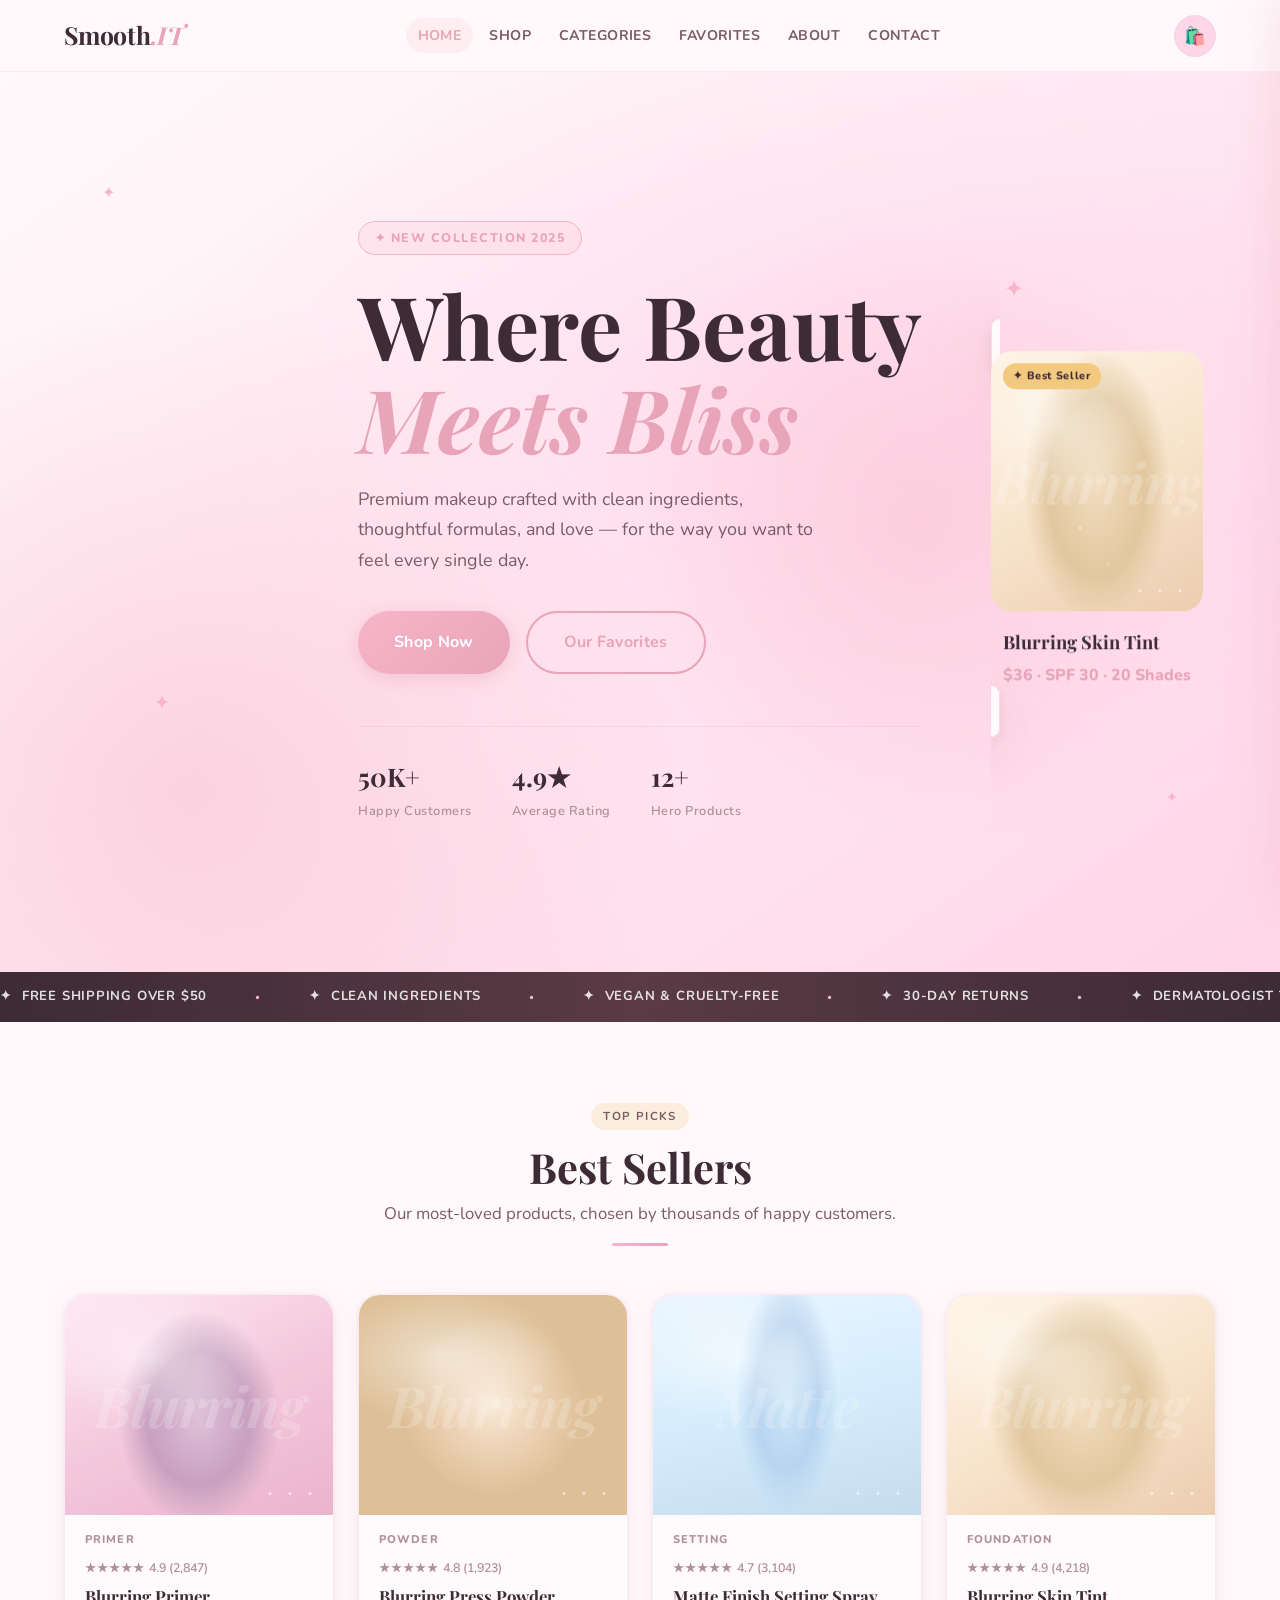
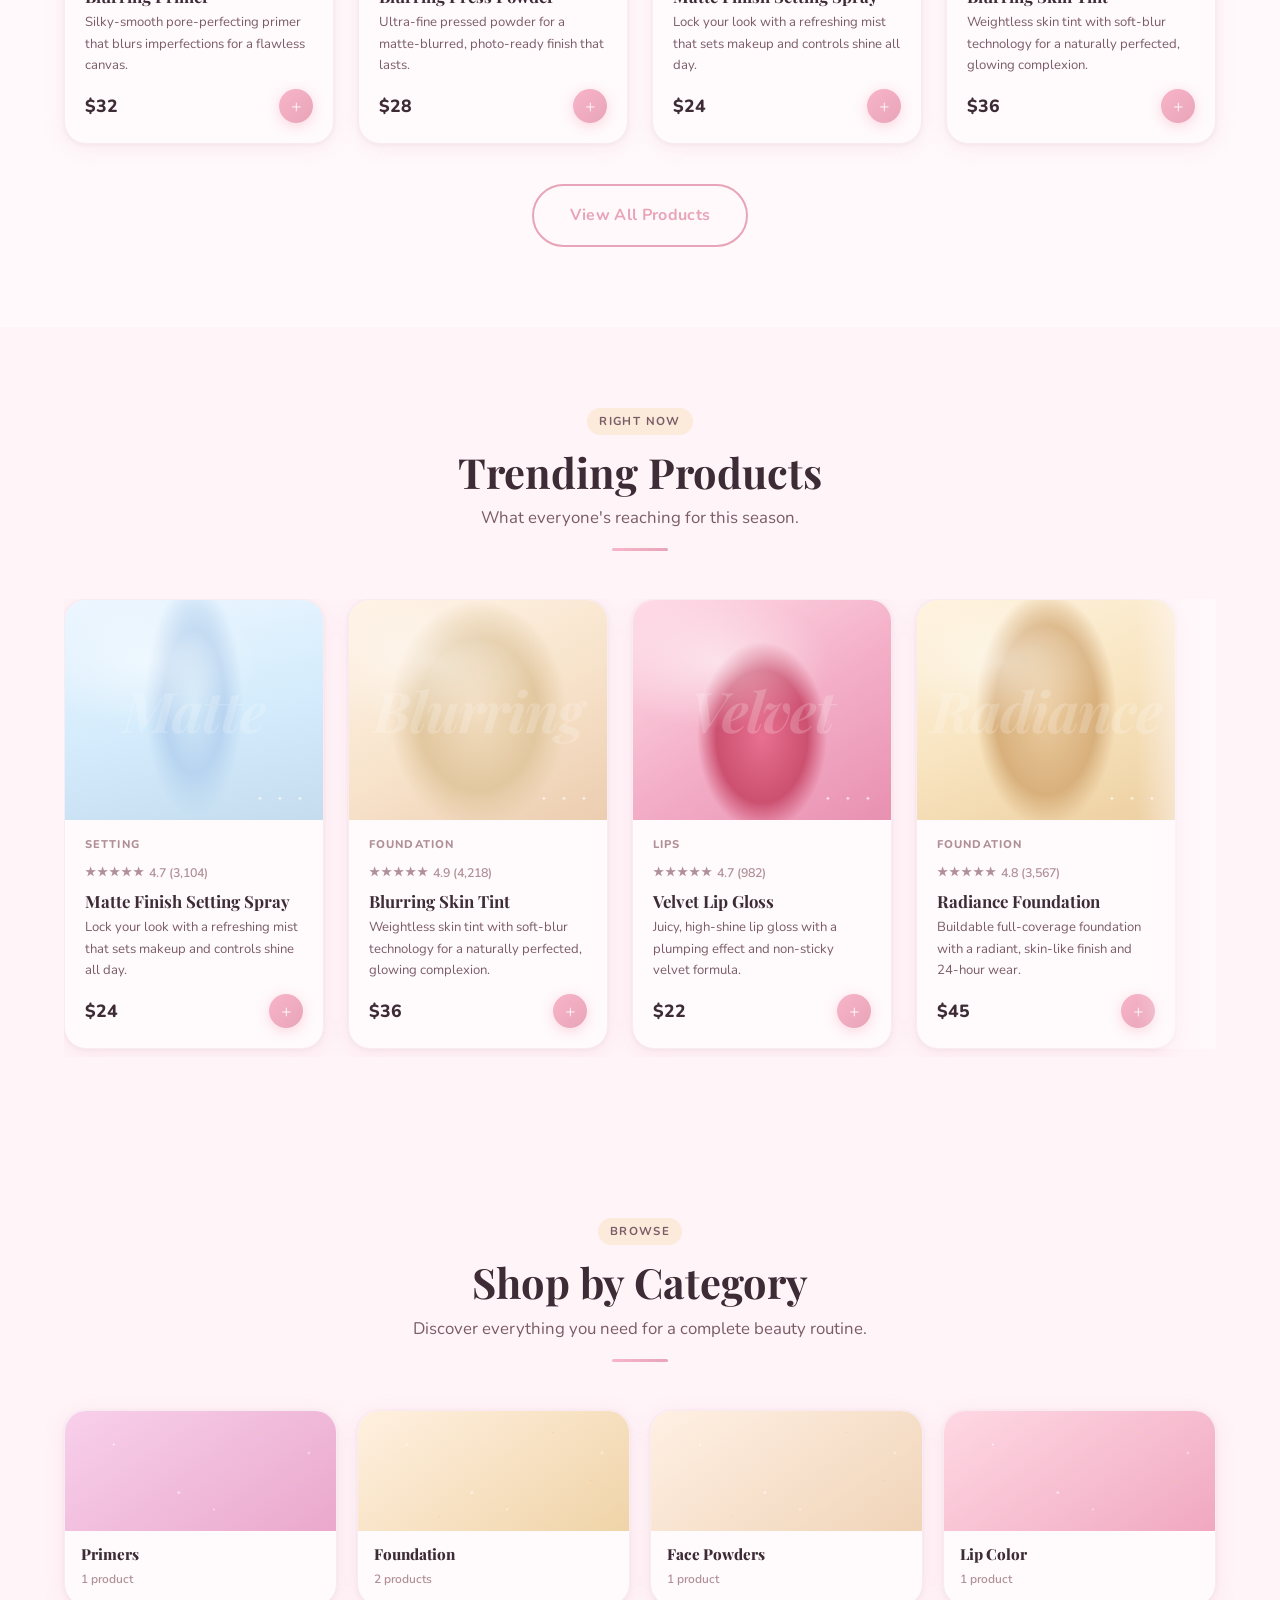
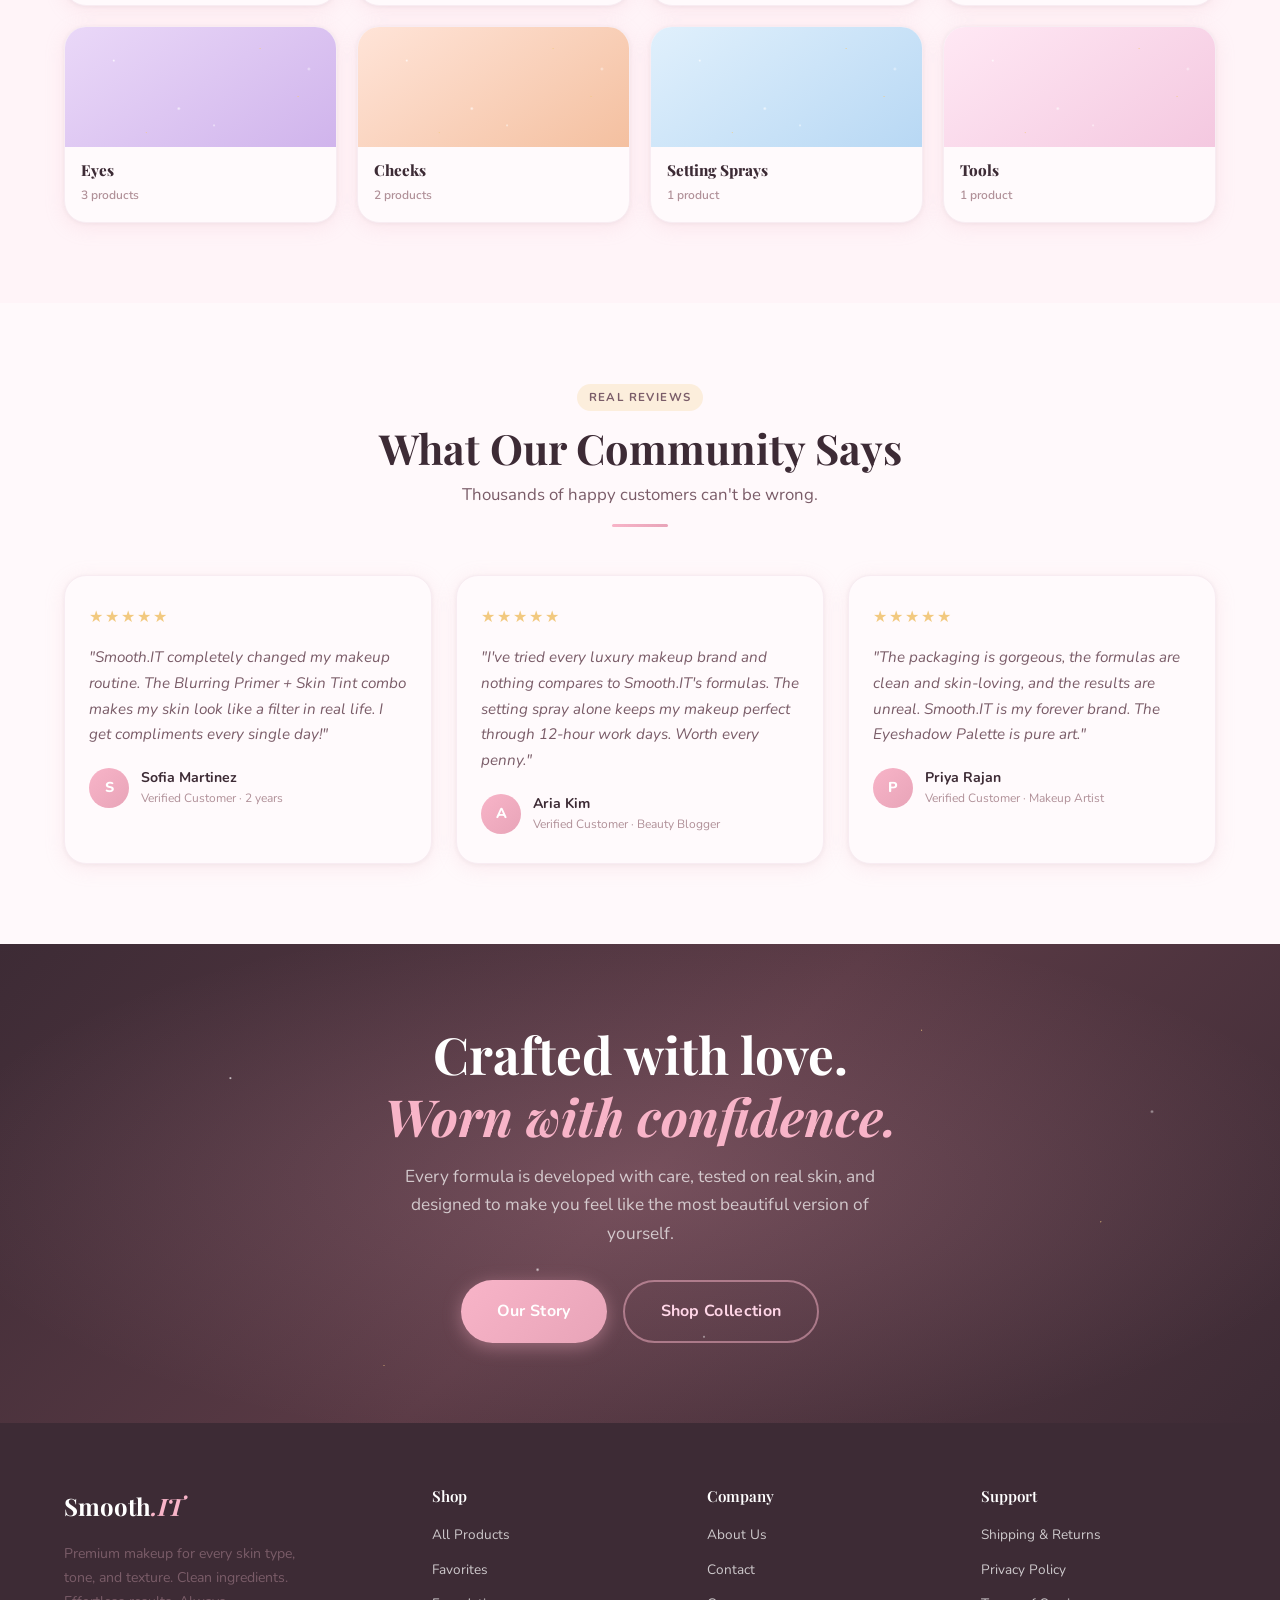
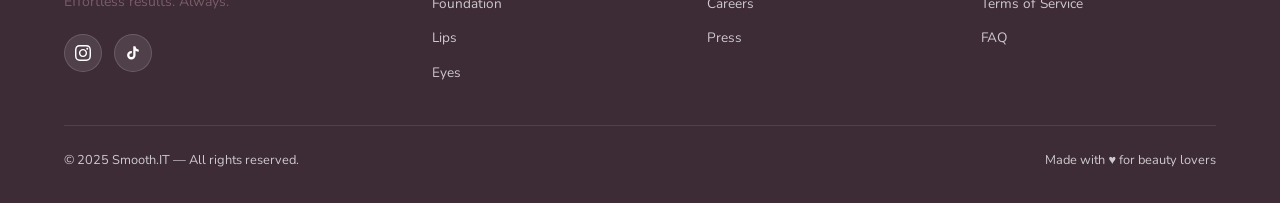
<file: index.html>
<!DOCTYPE html>
<html lang="en">
<head>
  <meta charset="UTF-8" />
  <meta name="viewport" content="width=device-width, initial-scale=1.0" />
  <title>Smooth.IT — Premium Makeup & Beauty</title>
  <link rel="stylesheet" href="styles.css" />
  <style>
    /* ── HERO ── */
    .hero {
      min-height: 100vh;
      display: flex; align-items: center;
      position: relative; overflow: hidden;
      background:
        radial-gradient(ellipse 110% 80% at 75% 40%, rgba(255,214,231,0.75) 0%, transparent 58%),
        radial-gradient(ellipse 70% 100% at 15% 80%, rgba(248,180,200,0.45) 0%, transparent 55%),
        linear-gradient(145deg, #FFF9FB 0%, #FFE8F2 55%, #FFD6E7 100%);
    }
    .hero-glow {
      position: absolute;
      width: 600px; height: 600px;
      border-radius: 50%;
      background: radial-gradient(circle, rgba(248,180,200,0.35) 0%, transparent 70%);
      right: 5%; top: 50%; transform: translateY(-50%);
      animation: glow-pulse 5s ease-in-out infinite;
      pointer-events: none;
    }
    @keyframes glow-pulse {
      0%,100% { transform: translateY(-50%) scale(1);   opacity: 0.6; }
      50%      { transform: translateY(-50%) scale(1.1); opacity: 1; }
    }
    .hero-content {
      position: relative; z-index: 2;
      max-width: 600px;
    }
    .hero-eyebrow {
      display: inline-flex; align-items: center; gap: 8px;
      background: rgba(248,180,200,0.18);
      border: 1px solid var(--pink);
      color: var(--pink-deep);
      font-size: 0.78rem; font-weight: 800;
      letter-spacing: 0.12em; text-transform: uppercase;
      padding: 6px 16px; border-radius: var(--radius-pill);
      margin-bottom: 24px;
    }
    .hero-title {
      font-size: clamp(3rem, 7vw, 5.5rem);
      line-height: 1.05; margin-bottom: 20px;
      color: var(--text);
    }
    .hero-title em { color: var(--pink-deep); font-style: italic; display: block; }
    .hero-sub { font-size: 1.12rem; color: var(--text-sec); margin-bottom: 36px; max-width: 460px; line-height: 1.7; }
    .hero-btns { display: flex; gap: 16px; flex-wrap: wrap; }
    .hero-stats {
      display: flex; gap: 40px; margin-top: 52px;
      padding-top: 28px; border-top: 1px solid rgba(232,164,184,0.25);
    }
    .hero-stat strong { display: block; font-size: 1.6rem; font-family: var(--font-head); font-weight: 700; color: var(--text); }
    .hero-stat span   { font-size: 0.8rem; color: var(--muted); font-weight: 600; letter-spacing: 0.04em; }
    .hero-right {
      position: absolute; right: 6%; top: 50%;
      transform: translateY(-50%);
      z-index: 2;
    }
    .hero-product-card {
      width: 300px;
      background: rgba(255,255,255,0.85);
      backdrop-filter: blur(20px);
      border-radius: 28px;
      padding: 8px 8px 20px;
      box-shadow: 0 20px 60px rgba(232,164,184,0.35), 0 4px 16px rgba(61,43,53,0.08);
      border: 1px solid rgba(240,214,224,0.8);
      transition: transform 0.4s ease;
    }
    .hero-product-card:hover { transform: translateY(-8px) rotate(1deg); }
    .hero-card-visual {
      height: 260px;
      border-radius: 20px;
      overflow: hidden;
      position: relative;
    }
    .hero-card-info { padding: 16px 12px 4px; }
    .hero-card-info .name { font-family: var(--font-head); font-size: 1.15rem; font-weight: 700; }
    .hero-card-info .price { font-weight: 800; color: var(--pink-deep); font-size: 1rem; margin-top: 4px; }
    .hero-card-badge {
      position: absolute; top: 12px; left: 12px; z-index: 5;
      background: var(--gold); color: var(--text);
      font-size: 0.68rem; font-weight: 800;
      padding: 4px 10px; border-radius: var(--radius-pill);
      letter-spacing: 0.06em;
    }
    .sparkle-hero {
      position: absolute; font-size: 1.5rem; animation: sparkle-fade 3s infinite;
      pointer-events: none; color: var(--pink);
    }
    .sparkle-hero.s1 { top: 12%; left: 8%; animation-delay: 0s; font-size: 1rem; }
    .sparkle-hero.s2 { top: 22%; right: 20%; animation-delay: 1.2s; }
    .sparkle-hero.s3 { bottom: 28%; left: 12%; animation-delay: 0.7s; font-size: 1.2rem; }
    .sparkle-hero.s4 { bottom: 18%; right: 8%; animation-delay: 1.8s; font-size: 0.9rem; }

    /* ── TRUST BAR ── */
    .trust-bar {
      background: linear-gradient(90deg, var(--text) 0%, #5A3A45 50%, var(--text) 100%);
      padding: 14px 0;
      overflow: hidden;
    }
    .trust-track {
      display: flex; align-items: center; gap: 48px;
      animation: scroll-track 20s linear infinite;
      white-space: nowrap;
    }
    @keyframes scroll-track {
      from { transform: translateX(0); }
      to   { transform: translateX(-50%); }
    }
    .trust-item {
      display: flex; align-items: center; gap: 10px;
      color: rgba(255,255,255,0.85); font-size: 0.82rem;
      font-weight: 700; letter-spacing: 0.06em; text-transform: uppercase;
      white-space: nowrap;
    }
    .trust-dot { color: var(--pink); font-size: 0.6rem; }

    /* ── BESTSELLERS / TRENDING SECTION ── */
    .products-section { background: var(--bg); }
    .products-section.alt { background: var(--bg-section); }
    .products-grid { display: grid; grid-template-columns: repeat(4, 1fr); gap: 24px; }

    /* ── TRENDING SCROLL ── */
    .trending-scroll {
      display: flex; gap: 24px;
      overflow-x: auto; padding-bottom: 8px;
      scroll-snap-type: x mandatory;
      -webkit-overflow-scrolling: touch;
      scrollbar-width: none;
    }
    .trending-scroll::-webkit-scrollbar { display: none; }
    .trending-scroll .product-card {
      min-width: 240px; max-width: 260px;
      scroll-snap-align: start; flex-shrink: 0;
    }
    .scroll-wrapper { position: relative; }
    .scroll-fade {
      position: absolute; right: 0; top: 0; bottom: 8px;
      width: 80px;
      background: linear-gradient(to right, transparent, var(--bg));
      pointer-events: none;
    }

    /* ── CATEGORIES GRID ── */
    .cat-section { background: var(--bg-section); }
    .home-cat-grid {
      display: grid;
      grid-template-columns: repeat(4, 1fr);
      gap: 20px;
    }
    .home-cat-card {
      background: var(--bg-card);
      border-radius: var(--radius-lg);
      overflow: hidden;
      border: 1px solid var(--border-lt);
      box-shadow: var(--shadow-card);
      transition: all var(--trans-md);
      text-decoration: none; color: var(--text);
      display: flex; flex-direction: column;
    }
    .home-cat-card:hover { transform: translateY(-5px); box-shadow: var(--shadow-card-h); border-color: var(--pink); }
    .cat-thumb {
      height: 120px; position: relative; overflow: hidden;
      transition: transform var(--trans-md);
    }
    .home-cat-card:hover .cat-thumb { transform: scale(1.06); }
    .cat-thumb-info { padding: 14px 16px; }
    .cat-thumb-info h4 { font-size: 0.95rem; font-weight: 800; margin-bottom: 2px; }
    .cat-thumb-info span { font-size: 0.75rem; color: var(--muted); font-weight: 600; }

    /* ── TESTIMONIALS ── */
    .testimonials-section { background: var(--bg); }
    .testimonials-grid { display: grid; grid-template-columns: repeat(3, 1fr); gap: 24px; }
    .testimonial-card {
      background: var(--bg-card);
      border-radius: var(--radius-lg);
      padding: 28px 24px;
      border: 1px solid var(--border-lt);
      box-shadow: var(--shadow-card);
      transition: all var(--trans-md);
    }
    .testimonial-card:hover { transform: translateY(-4px); box-shadow: var(--shadow-card-h); }
    .testimonial-stars { color: var(--gold); font-size: 1rem; letter-spacing: 2px; margin-bottom: 14px; }
    .testimonial-text { font-size: 0.95rem; line-height: 1.7; color: var(--text-sec); margin-bottom: 18px; font-style: italic; }
    .testimonial-author { display: flex; align-items: center; gap: 12px; }
    .t-avatar {
      width: 40px; height: 40px; border-radius: 50%;
      background: linear-gradient(135deg, var(--pink), var(--pink-deep));
      display: flex; align-items: center; justify-content: center;
      font-weight: 800; color: var(--white); font-size: 0.9rem;
      flex-shrink: 0;
    }
    .t-name { font-weight: 700; font-size: 0.88rem; }
    .t-sub  { font-size: 0.75rem; color: var(--muted); }

    /* ── BRAND BANNER ── */
    .brand-banner {
      background: linear-gradient(135deg, var(--text) 0%, #5A3A45 50%, #3D2B35 100%);
      padding: 80px 0; text-align: center; position: relative; overflow: hidden;
    }
    .brand-banner::before {
      content: '';
      position: absolute; inset: 0;
      background: radial-gradient(ellipse 80% 80% at 50% 50%, rgba(248,180,200,0.18) 0%, transparent 70%);
      pointer-events: none;
    }
    .brand-banner h2 { color: var(--white); font-size: clamp(2rem, 4vw, 3.2rem); margin-bottom: 16px; }
    .brand-banner h2 em { color: var(--pink); font-style: italic; }
    .brand-banner p { color: rgba(255,255,255,0.7); font-size: 1.08rem; margin-bottom: 32px; max-width: 480px; margin-left: auto; margin-right: auto; }

    @media (max-width: 1024px) {
      .hero-right { display: none; }
      .hero-content { max-width: 100%; }
      .products-grid { grid-template-columns: repeat(3, 1fr); }
      .home-cat-grid { grid-template-columns: repeat(3, 1fr); }
    }
    @media (max-width: 768px) {
      .hero { min-height: auto; padding: 100px 0 60px; }
      .hero-stats { gap: 24px; }
      .products-grid { grid-template-columns: repeat(2, 1fr); }
      .home-cat-grid { grid-template-columns: repeat(2, 1fr); }
      .testimonials-grid { grid-template-columns: 1fr; }
    }
    @media (max-width: 480px) {
      .products-grid { grid-template-columns: 1fr; }
      .home-cat-grid { grid-template-columns: repeat(2, 1fr); }
    }
  </style>
</head>
<body>

<!-- NAVBAR -->
<nav class="navbar" id="navbar">
  <div class="container">
    <a href="index.html" class="navbar-logo">Smooth<em>.IT</em></a>
    <ul class="navbar-links" id="navbar-links">
      <li><a href="index.html">Home</a></li>
      <li><a href="shop.html">Shop</a></li>
      <li><a href="categories.html">Categories</a></li>
      <li><a href="favorites.html">Favorites</a></li>
      <li><a href="about.html">About</a></li>
      <li><a href="contact.html">Contact</a></li>
    </ul>
    <div class="navbar-right">
      <button class="cart-icon" id="cart-icon" aria-label="Shopping bag">
        🛍️<span class="cart-badge" id="cart-badge">0</span>
      </button>
      <button class="nav-toggle" id="nav-toggle" aria-label="Menu">
        <span></span><span></span><span></span>
      </button>
    </div>
  </div>
</nav>

<!-- HERO -->
<section class="hero">
  <div class="hero-glow"></div>
  <div class="sparkle-hero s1">✦</div>
  <div class="sparkle-hero s2">✦</div>
  <div class="sparkle-hero s3">✦</div>
  <div class="sparkle-hero s4">✦</div>
  <div class="container">
    <div class="hero-content fi">
      <div class="hero-eyebrow">✦ New Collection 2025</div>
      <h1 class="hero-title">
        Where Beauty
        <em>Meets Bliss</em>
      </h1>
      <p class="hero-sub">Premium makeup crafted with clean ingredients, thoughtful formulas, and love — for the way you want to feel every single day.</p>
      <div class="hero-btns">
        <a href="shop.html" class="btn btn-primary btn-lg">Shop Now</a>
        <a href="favorites.html" class="btn btn-secondary btn-lg">Our Favorites</a>
      </div>
      <div class="hero-stats">
        <div class="hero-stat"><strong>50K+</strong><span>Happy Customers</span></div>
        <div class="hero-stat"><strong>4.9★</strong><span>Average Rating</span></div>
        <div class="hero-stat"><strong>12+</strong><span>Hero Products</span></div>
      </div>
    </div>
  </div>
  <!-- Floating hero product card -->
  <div class="hero-right">
    <a href="product.html?id=5" class="hero-product-card">
      <div class="hero-card-visual">
        <div class="product-visual visual-skin-tint" style="height:100%;border-radius:20px">
          <span class="visual-icon" style="font-size:3.5rem">Blurring</span>
          <div class="sparkle-overlay"></div>
        </div>
        <div class="hero-card-badge">✦ Best Seller</div>
      </div>
      <div class="hero-card-info">
        <div class="name">Blurring Skin Tint</div>
        <div class="price">$36 · SPF 30 · 20 Shades</div>
      </div>
    </a>
  </div>
</section>

<!-- TRUST BAR -->
<div class="trust-bar">
  <div class="trust-track">
    <div class="trust-item"><span>✦</span>Free Shipping Over $50</div>
    <div class="trust-item"><span class="trust-dot">•</span></div>
    <div class="trust-item"><span>✦</span>Clean Ingredients</div>
    <div class="trust-item"><span class="trust-dot">•</span></div>
    <div class="trust-item"><span>✦</span>Vegan &amp; Cruelty-Free</div>
    <div class="trust-item"><span class="trust-dot">•</span></div>
    <div class="trust-item"><span>✦</span>30-Day Returns</div>
    <div class="trust-item"><span class="trust-dot">•</span></div>
    <div class="trust-item"><span>✦</span>Dermatologist Tested</div>
    <div class="trust-item"><span class="trust-dot">•</span></div>
    <!-- repeat for infinite scroll -->
    <div class="trust-item"><span>✦</span>Free Shipping Over $50</div>
    <div class="trust-item"><span class="trust-dot">•</span></div>
    <div class="trust-item"><span>✦</span>Clean Ingredients</div>
    <div class="trust-item"><span class="trust-dot">•</span></div>
    <div class="trust-item"><span>✦</span>Vegan &amp; Cruelty-Free</div>
    <div class="trust-item"><span class="trust-dot">•</span></div>
    <div class="trust-item"><span>✦</span>30-Day Returns</div>
    <div class="trust-item"><span class="trust-dot">•</span></div>
    <div class="trust-item"><span>✦</span>Dermatologist Tested</div>
    <div class="trust-item"><span class="trust-dot">•</span></div>
  </div>
</div>

<!-- BEST SELLERS -->
<section class="section products-section">
  <div class="container">
    <div class="sec-head fi">
      <div class="badge">Top Picks</div>
      <h2>Best Sellers</h2>
      <p>Our most-loved products, chosen by thousands of happy customers.</p>
      <div class="line"></div>
    </div>
    <div class="products-grid" id="home-bestsellers"></div>
    <div style="text-align:center;margin-top:40px" class="fi">
      <a href="shop.html" class="btn btn-secondary btn-lg">View All Products</a>
    </div>
  </div>
</section>

<!-- TRENDING -->
<section class="section products-section alt">
  <div class="container">
    <div class="sec-head fi">
      <div class="badge">Right Now</div>
      <h2>Trending Products</h2>
      <p>What everyone's reaching for this season.</p>
      <div class="line"></div>
    </div>
    <div class="scroll-wrapper fi">
      <div class="trending-scroll" id="home-trending"></div>
      <div class="scroll-fade"></div>
    </div>
  </div>
</section>

<!-- CATEGORIES -->
<section class="section cat-section">
  <div class="container">
    <div class="sec-head fi">
      <div class="badge">Browse</div>
      <h2>Shop by Category</h2>
      <p>Discover everything you need for a complete beauty routine.</p>
      <div class="line"></div>
    </div>
    <div class="home-cat-grid">
      <a href="shop.html?cat=primer" class="home-cat-card fi stagger-1">
        <div class="cat-thumb cat-primer"><div class="sparkle-overlay"></div></div>
        <div class="cat-thumb-info"><h4>Primers</h4><span>1 product</span></div>
      </a>
      <a href="shop.html?cat=foundation" class="home-cat-card fi stagger-2">
        <div class="cat-thumb cat-foundation"><div class="sparkle-overlay"></div></div>
        <div class="cat-thumb-info"><h4>Foundation</h4><span>2 products</span></div>
      </a>
      <a href="shop.html?cat=powder" class="home-cat-card fi stagger-3">
        <div class="cat-thumb cat-powder"><div class="sparkle-overlay"></div></div>
        <div class="cat-thumb-info"><h4>Face Powders</h4><span>1 product</span></div>
      </a>
      <a href="shop.html?cat=lips" class="home-cat-card fi stagger-4">
        <div class="cat-thumb cat-lips"><div class="sparkle-overlay"></div></div>
        <div class="cat-thumb-info"><h4>Lip Color</h4><span>1 product</span></div>
      </a>
      <a href="shop.html?cat=eyes" class="home-cat-card fi stagger-1">
        <div class="cat-thumb cat-eyes"><div class="sparkle-overlay"></div></div>
        <div class="cat-thumb-info"><h4>Eyes</h4><span>3 products</span></div>
      </a>
      <a href="shop.html?cat=cheeks" class="home-cat-card fi stagger-2">
        <div class="cat-thumb cat-cheeks"><div class="sparkle-overlay"></div></div>
        <div class="cat-thumb-info"><h4>Cheeks</h4><span>2 products</span></div>
      </a>
      <a href="shop.html?cat=setting" class="home-cat-card fi stagger-3">
        <div class="cat-thumb cat-setting"><div class="sparkle-overlay"></div></div>
        <div class="cat-thumb-info"><h4>Setting Sprays</h4><span>1 product</span></div>
      </a>
      <a href="shop.html?cat=tools" class="home-cat-card fi stagger-4">
        <div class="cat-thumb cat-tools"><div class="sparkle-overlay"></div></div>
        <div class="cat-thumb-info"><h4>Tools</h4><span>1 product</span></div>
      </a>
    </div>
  </div>
</section>

<!-- TESTIMONIALS -->
<section class="section testimonials-section">
  <div class="container">
    <div class="sec-head fi">
      <div class="badge">Real Reviews</div>
      <h2>What Our Community Says</h2>
      <p>Thousands of happy customers can't be wrong.</p>
      <div class="line"></div>
    </div>
    <div class="testimonials-grid">
      <div class="testimonial-card fi stagger-1">
        <div class="testimonial-stars">★★★★★</div>
        <p class="testimonial-text">"Smooth.IT completely changed my makeup routine. The Blurring Primer + Skin Tint combo makes my skin look like a filter in real life. I get compliments every single day!"</p>
        <div class="testimonial-author">
          <div class="t-avatar">S</div>
          <div><div class="t-name">Sofia Martinez</div><div class="t-sub">Verified Customer · 2 years</div></div>
        </div>
      </div>
      <div class="testimonial-card fi stagger-2">
        <div class="testimonial-stars">★★★★★</div>
        <p class="testimonial-text">"I've tried every luxury makeup brand and nothing compares to Smooth.IT's formulas. The setting spray alone keeps my makeup perfect through 12-hour work days. Worth every penny."</p>
        <div class="testimonial-author">
          <div class="t-avatar">A</div>
          <div><div class="t-name">Aria Kim</div><div class="t-sub">Verified Customer · Beauty Blogger</div></div>
        </div>
      </div>
      <div class="testimonial-card fi stagger-3">
        <div class="testimonial-stars">★★★★★</div>
        <p class="testimonial-text">"The packaging is gorgeous, the formulas are clean and skin-loving, and the results are unreal. Smooth.IT is my forever brand. The Eyeshadow Palette is pure art."</p>
        <div class="testimonial-author">
          <div class="t-avatar">P</div>
          <div><div class="t-name">Priya Rajan</div><div class="t-sub">Verified Customer · Makeup Artist</div></div>
        </div>
      </div>
    </div>
  </div>
</section>

<!-- BRAND BANNER -->
<section class="brand-banner">
  <div class="sparkle-overlay"></div>
  <div class="container" style="position:relative;z-index:2">
    <div class="fi">
      <h2>Crafted with love.<br><em>Worn with confidence.</em></h2>
      <p>Every formula is developed with care, tested on real skin, and designed to make you feel like the most beautiful version of yourself.</p>
      <div style="display:flex;gap:16px;justify-content:center;flex-wrap:wrap">
        <a href="about.html" class="btn btn-primary btn-lg">Our Story</a>
        <a href="shop.html" class="btn btn-secondary btn-lg" style="color:var(--pink-light);border-color:rgba(248,180,200,0.5)">Shop Collection</a>
      </div>
    </div>
  </div>
</section>

<!-- FOOTER -->
<footer class="site-footer">
  <div class="container">
    <div class="footer-grid">
      <div class="footer-brand">
        <div class="logo">Smooth<em>.IT</em></div>
        <p>Premium makeup for every skin type, tone, and texture. Clean ingredients. Effortless results. Always.</p>
        <div class="footer-socials">
          <a href="#" class="social-btn" title="Instagram">
            <svg width="16" height="16" viewBox="0 0 24 24" fill="currentColor"><path d="M12 2.163c3.204 0 3.584.012 4.85.07 3.252.148 4.771 1.691 4.919 4.919.058 1.265.069 1.645.069 4.849 0 3.205-.012 3.584-.069 4.849-.149 3.225-1.664 4.771-4.919 4.919-1.266.058-1.644.07-4.85.07-3.204 0-3.584-.012-4.849-.07-3.26-.149-4.771-1.699-4.919-4.92-.058-1.265-.07-1.644-.07-4.849 0-3.204.013-3.583.07-4.849.149-3.227 1.664-4.771 4.919-4.919 1.266-.057 1.645-.069 4.849-.069zm0-2.163c-3.259 0-3.667.014-4.947.072-4.358.2-6.78 2.618-6.98 6.98-.059 1.281-.073 1.689-.073 4.948 0 3.259.014 3.668.072 4.948.2 4.358 2.618 6.78 6.98 6.98 1.281.058 1.689.072 4.948.072 3.259 0 3.668-.014 4.948-.072 4.354-.2 6.782-2.618 6.979-6.98.059-1.28.073-1.689.073-4.948 0-3.259-.014-3.667-.072-4.947-.196-4.354-2.617-6.78-6.979-6.98-1.281-.059-1.69-.073-4.949-.073zm0 5.838c-3.403 0-6.162 2.759-6.162 6.162s2.759 6.163 6.162 6.163 6.162-2.759 6.162-6.163c0-3.403-2.759-6.162-6.162-6.162zm0 10.162c-2.209 0-4-1.79-4-4 0-2.209 1.791-4 4-4s4 1.791 4 4c0 2.21-1.791 4-4 4zm6.406-11.845c-.796 0-1.441.645-1.441 1.44s.645 1.44 1.441 1.44c.795 0 1.439-.645 1.439-1.44s-.644-1.44-1.439-1.44z"/></svg>
          </a>
          <a href="#" class="social-btn" title="TikTok">
            <svg width="16" height="16" viewBox="0 0 24 24" fill="currentColor"><path d="M19.59 6.69a4.83 4.83 0 0 1-3.77-4.25V2h-3.45v13.67a2.89 2.89 0 0 1-2.88 2.5 2.89 2.89 0 0 1-2.89-2.89 2.89 2.89 0 0 1 2.89-2.89c.28 0 .54.04.79.1V9.01a6.33 6.33 0 0 0-.79-.05 6.34 6.34 0 0 0-6.34 6.34 6.34 6.34 0 0 0 6.34 6.34 6.34 6.34 0 0 0 6.33-6.34V8.69a8.19 8.19 0 0 0 4.79 1.52V6.75a4.85 4.85 0 0 1-1.02-.06z"/></svg>
          </a>
        </div>
      </div>
      <div class="footer-col">
        <h4>Shop</h4>
        <ul>
          <li><a href="shop.html">All Products</a></li>
          <li><a href="favorites.html">Favorites</a></li>
          <li><a href="shop.html?cat=foundation">Foundation</a></li>
          <li><a href="shop.html?cat=lips">Lips</a></li>
          <li><a href="shop.html?cat=eyes">Eyes</a></li>
        </ul>
      </div>
      <div class="footer-col">
        <h4>Company</h4>
        <ul>
          <li><a href="about.html">About Us</a></li>
          <li><a href="contact.html">Contact</a></li>
          <li><a href="#">Careers</a></li>
          <li><a href="#">Press</a></li>
        </ul>
      </div>
      <div class="footer-col">
        <h4>Support</h4>
        <ul>
          <li><a href="#">Shipping &amp; Returns</a></li>
          <li><a href="#">Privacy Policy</a></li>
          <li><a href="#">Terms of Service</a></li>
          <li><a href="#">FAQ</a></li>
        </ul>
      </div>
    </div>
    <div class="footer-bottom">
      <span>© 2025 Smooth.IT — All rights reserved.</span>
      <span>Made with ♥ for beauty lovers</span>
    </div>
  </div>
</footer>

<!-- CART DRAWER -->
<div id="cart-overlay" class="cart-overlay"></div>
<aside id="cart-drawer" class="cart-drawer">
  <div class="cart-header">
    <h2>Your Bag 🛍️</h2>
    <button class="cart-close" id="cart-close">✕</button>
  </div>
  <div id="cart-items" class="cart-items"></div>
  <div class="cart-footer">
    <div class="cart-total">Total <strong id="cart-total-price">$0</strong></div>
    <a href="#" class="btn btn-primary btn-block">Checkout</a>
  </div>
</aside>

<!-- SCROLL TO TOP -->
<button id="scroll-top" aria-label="Back to top">↑</button>

<script src="products-data.js"></script>
<script src="main.js"></script>
</body>
</html>
</file>
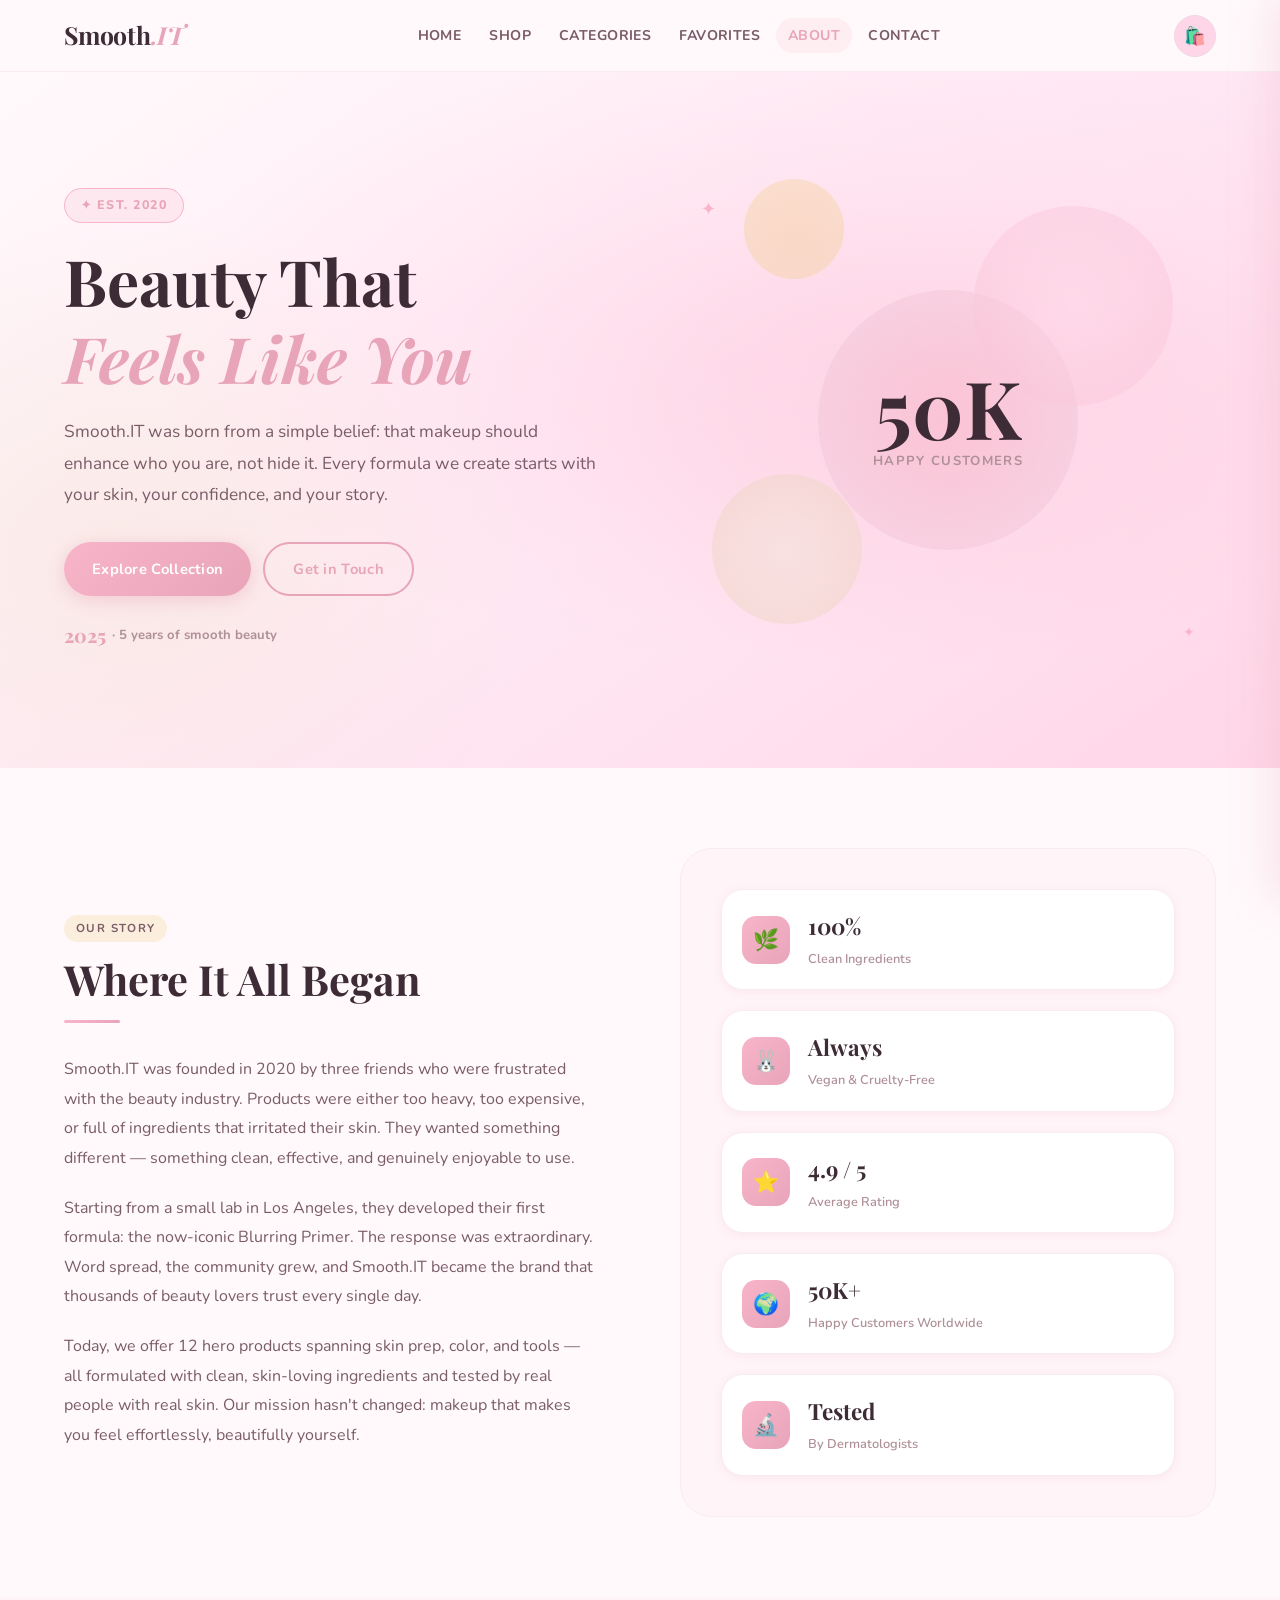
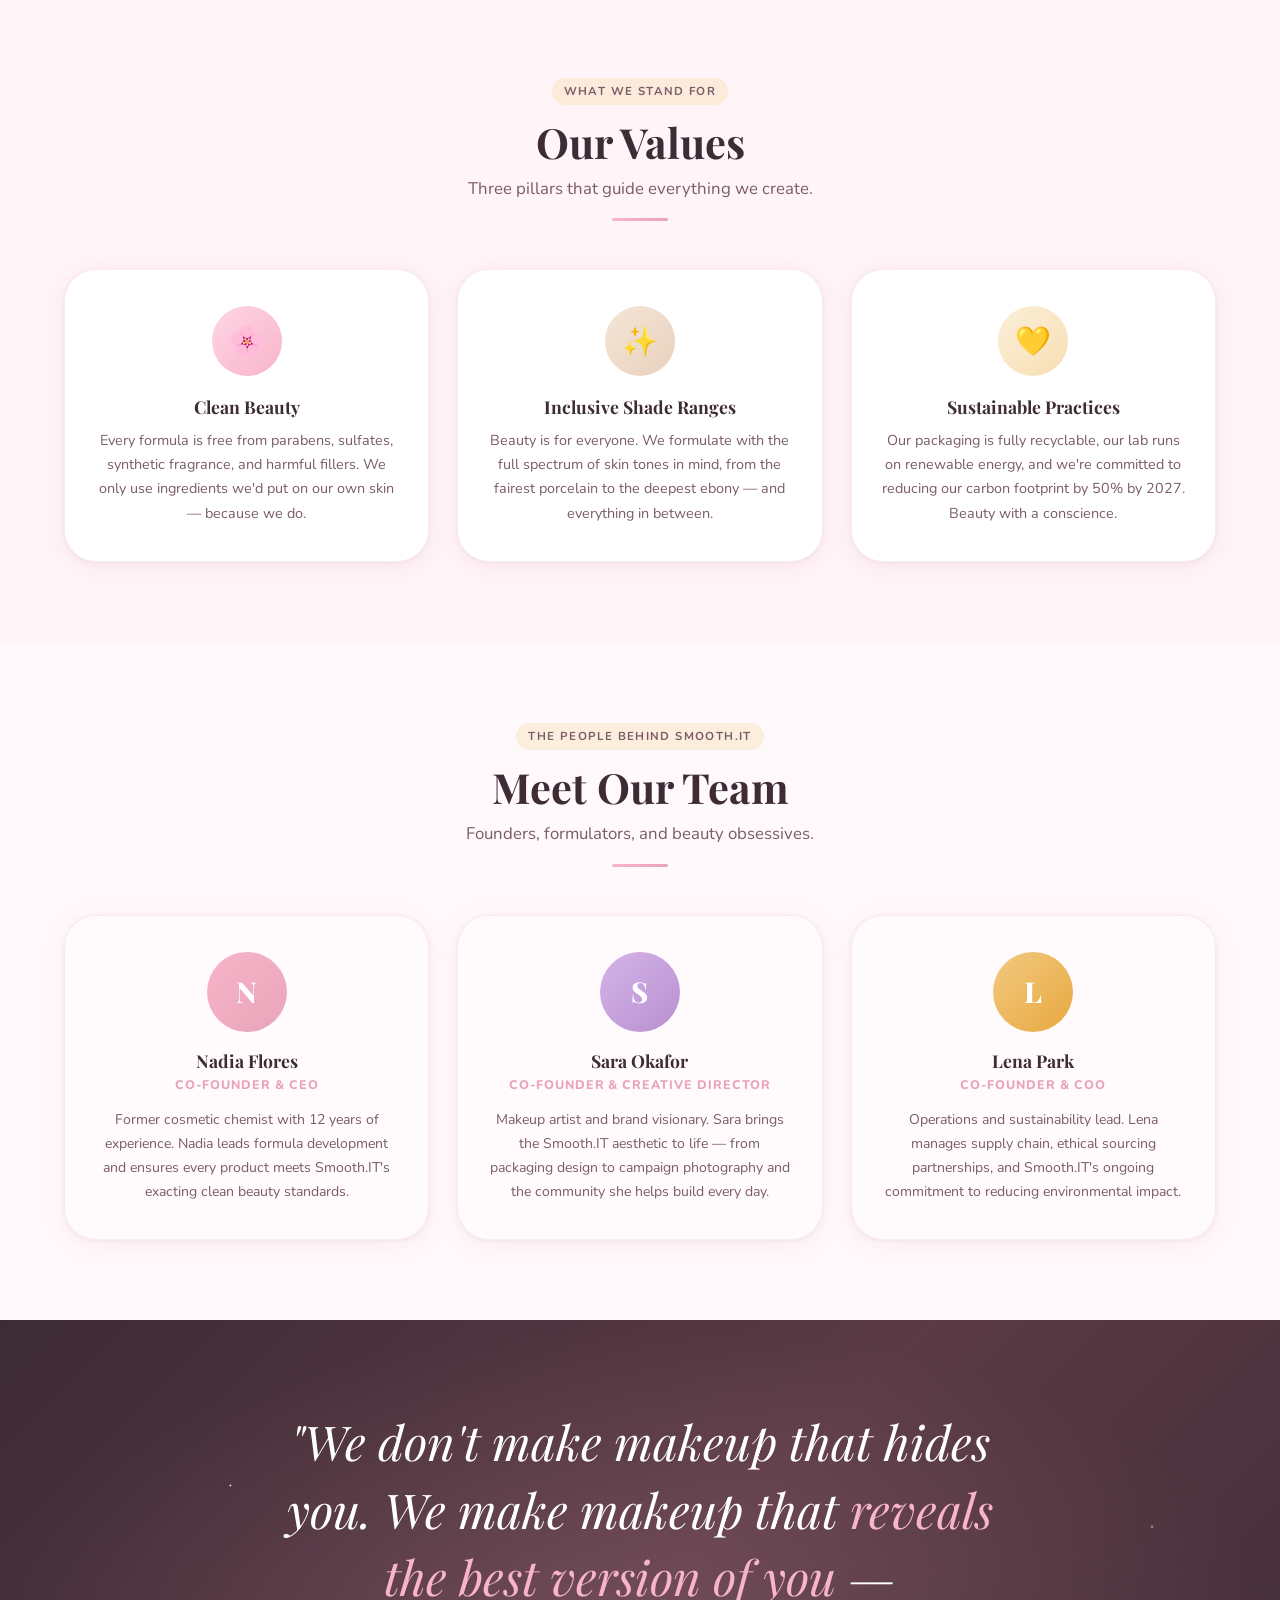
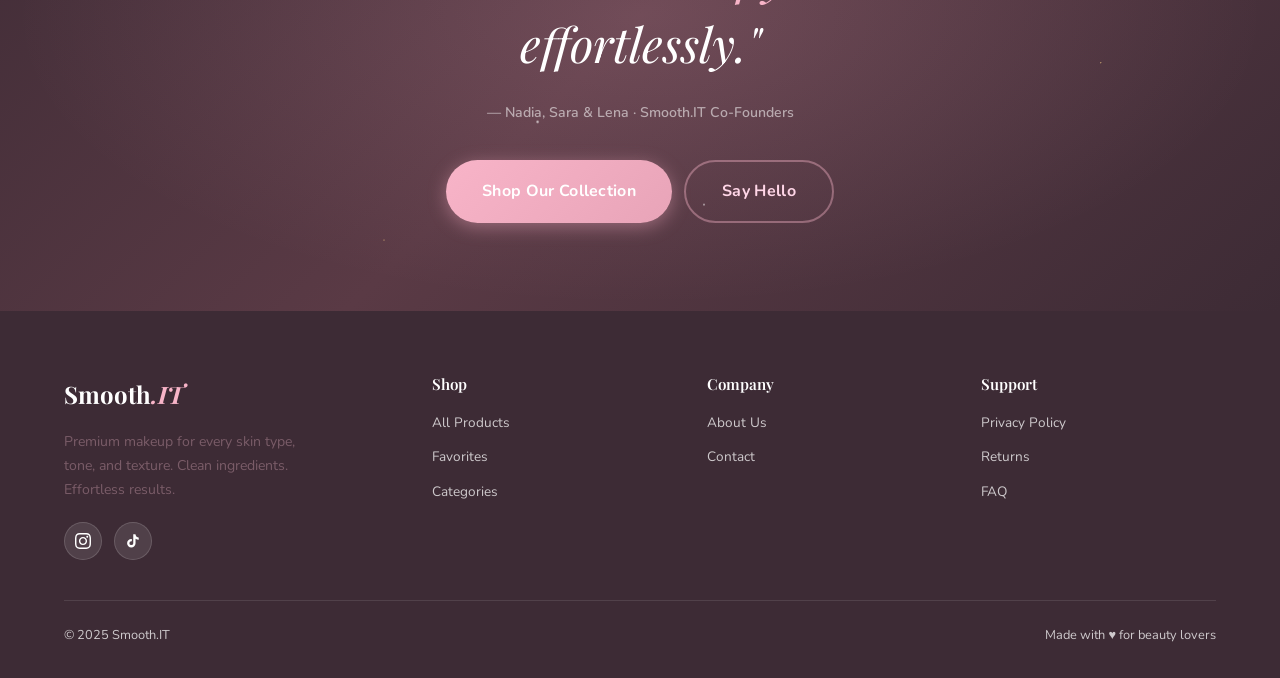
<file: about.html>
<!DOCTYPE html>
<html lang="en">
<head>
  <meta charset="UTF-8" />
  <meta name="viewport" content="width=device-width, initial-scale=1.0" />
  <title>About Us — Smooth.IT</title>
  <link rel="stylesheet" href="styles.css" />
  <style>
    /* ── HERO ── */
    .about-hero {
      min-height: 70vh;
      display: flex; align-items: center;
      background:
        radial-gradient(ellipse 100% 80% at 70% 40%, rgba(255,214,231,0.65) 0%, transparent 58%),
        radial-gradient(ellipse 60% 90% at 10% 70%, rgba(245,230,216,0.5) 0%, transparent 55%),
        linear-gradient(145deg, #FFF9FB 0%, #FFE8F4 55%, #FFD6E7 100%);
      position: relative; overflow: hidden;
    }
    .about-hero::before {
      content: '';
      position: absolute; inset: 0;
      background: radial-gradient(ellipse 50% 50% at 70% 50%, rgba(248,180,200,0.2) 0%, transparent 70%);
    }
    .about-hero-inner {
      position: relative; z-index: 2;
      display: grid; grid-template-columns: 1fr 1fr;
      gap: 80px; align-items: center;
      padding: 80px 0;
    }
    .about-hero-text .eyebrow {
      display: inline-flex; align-items: center; gap: 8px;
      background: rgba(248,180,200,0.2); border: 1px solid var(--pink);
      color: var(--pink-deep); font-size: 0.78rem; font-weight: 800;
      letter-spacing: 0.12em; text-transform: uppercase;
      padding: 6px 16px; border-radius: var(--radius-pill); margin-bottom: 20px;
    }
    .about-hero-text h1 { font-size: clamp(2.4rem, 5vw, 4rem); margin-bottom: 20px; }
    .about-hero-text h1 em { color: var(--pink-deep); font-style: italic; display: block; }
    .about-hero-text p { font-size: 1.08rem; color: var(--text-sec); line-height: 1.8; margin-bottom: 32px; }
    .about-year {
      display: inline-flex; align-items: center; gap: 6px;
      font-size: 0.82rem; color: var(--muted); font-weight: 700;
    }
    .about-year span { color: var(--pink-deep); font-size: 1.2rem; font-family: var(--font-head); font-weight: 800; }

    /* Decorative bloom */
    .bloom-decoration {
      position: relative; width: 100%; aspect-ratio: 1;
      display: flex; align-items: center; justify-content: center;
    }
    .bloom-circle {
      position: absolute; border-radius: 50%;
      opacity: 0.55; animation: bloom-float 6s ease-in-out infinite;
    }
    .bloom-circle:nth-child(1) { width: 260px; height: 260px; background: radial-gradient(circle, #F8B4C8, #F0D0E0); animation-delay: 0s; }
    .bloom-circle:nth-child(2) { width: 200px; height: 200px; background: radial-gradient(circle, #FFD6E7, #F8C0D4); top: 10%; right: 8%; animation-delay: 1s; opacity: 0.45; }
    .bloom-circle:nth-child(3) { width: 150px; height: 150px; background: radial-gradient(circle, #F5E6D8, #EAD0BC); bottom: 12%; left: 6%; animation-delay: 2s; opacity: 0.5; }
    .bloom-circle:nth-child(4) { width: 100px; height: 100px; background: radial-gradient(circle, #F2C97F, #F0D090); top: 5%; left: 12%; animation-delay: 0.5s; opacity: 0.35; }
    @keyframes bloom-float {
      0%,100% { transform: translateY(0) scale(1); }
      50%      { transform: translateY(-14px) scale(1.04); }
    }
    .bloom-center-text {
      position: relative; z-index: 5; text-align: center;
    }
    .bloom-center-text .big-num {
      font-family: var(--font-head); font-size: 5rem; font-weight: 700;
      color: var(--text); line-height: 1; display: block;
    }
    .bloom-center-text .big-label {
      font-size: 0.82rem; font-weight: 700; color: var(--muted);
      letter-spacing: 0.1em; text-transform: uppercase;
    }
    .sparkle-a { position: absolute; color: var(--pink); animation: sparkle-fade 3s infinite; pointer-events: none; z-index: 6; }
    .sparkle-a.s1 { top: 8%;  left: 4%;  font-size: 1.1rem; }
    .sparkle-a.s2 { bottom: 8%; right: 4%; font-size: 0.9rem; animation-delay: 1.3s; }
    @keyframes sparkle-fade { 0%,100%{opacity:0.3;transform:scale(1)} 50%{opacity:1;transform:scale(1.2)} }

    /* ── STORY ── */
    .story-section { padding: var(--sp-20) 0; background: var(--bg); }
    .story-grid { display: grid; grid-template-columns: 1fr 1fr; gap: 80px; align-items: center; }
    .story-text .sec-head { text-align: left; }
    .story-text .sec-head .line { margin-left: 0; }
    .story-text p { font-size: 1rem; color: var(--text-sec); line-height: 1.85; margin-bottom: 20px; }
    .story-text p:last-child { margin-bottom: 0; }
    .story-visual {
      background: var(--bg-section);
      border-radius: var(--radius-xl);
      padding: 40px;
      border: 1px solid var(--border-lt);
      display: flex; flex-direction: column; gap: 20px;
    }
    .story-stat {
      display: flex; align-items: center; gap: 18px;
      padding: 18px 20px;
      background: var(--white);
      border-radius: var(--radius-lg);
      border: 1px solid var(--border-lt);
      box-shadow: var(--shadow-sm);
      transition: all var(--trans);
    }
    .story-stat:hover { transform: translateX(4px); box-shadow: var(--shadow-card); }
    .stat-icon {
      width: 48px; height: 48px; border-radius: var(--radius);
      background: linear-gradient(135deg, var(--pink), var(--pink-deep));
      display: flex; align-items: center; justify-content: center;
      font-size: 1.3rem; flex-shrink: 0;
    }
    .stat-text strong { display: block; font-size: 1.4rem; font-family: var(--font-head); font-weight: 700; }
    .stat-text span   { font-size: 0.8rem; color: var(--muted); font-weight: 600; }

    /* ── VALUES ── */
    .values-section { padding: var(--sp-20) 0; background: var(--bg-section); }
    .values-grid { display: grid; grid-template-columns: repeat(3, 1fr); gap: 28px; }
    .value-card {
      background: var(--white);
      border-radius: var(--radius-xl);
      padding: 36px 28px;
      border: 1px solid var(--border-lt);
      box-shadow: var(--shadow-card);
      text-align: center;
      transition: all var(--trans-md);
    }
    .value-card:hover { transform: translateY(-6px); box-shadow: var(--shadow-card-h); border-color: var(--pink); }
    .value-icon {
      width: 70px; height: 70px; border-radius: 50%;
      margin: 0 auto 20px;
      display: flex; align-items: center; justify-content: center;
      font-size: 1.8rem;
    }
    .value-icon.pink  { background: linear-gradient(135deg, var(--pink-light), var(--pink)); }
    .value-icon.nude  { background: linear-gradient(135deg, var(--nude), var(--nude-deep)); }
    .value-icon.gold  { background: linear-gradient(135deg, rgba(242,201,127,0.3), rgba(242,201,127,0.6)); }
    .value-card h3 { font-size: 1.1rem; margin-bottom: 10px; }
    .value-card p  { font-size: 0.9rem; color: var(--text-sec); line-height: 1.7; }

    /* ── TEAM ── */
    .team-section { padding: var(--sp-20) 0; background: var(--bg); }
    .team-grid { display: grid; grid-template-columns: repeat(3, 1fr); gap: 28px; }
    .team-card {
      background: var(--bg-card);
      border-radius: var(--radius-xl);
      padding: 36px 28px;
      border: 1px solid var(--border-lt);
      box-shadow: var(--shadow-card);
      text-align: center;
      transition: all var(--trans-md);
    }
    .team-card:hover { transform: translateY(-6px); box-shadow: var(--shadow-card-h); }
    .team-avatar {
      width: 80px; height: 80px; border-radius: 50%;
      margin: 0 auto 18px;
      display: flex; align-items: center; justify-content: center;
      font-size: 1.8rem; font-weight: 800; color: var(--white);
      font-family: var(--font-head);
    }
    .team-avatar.a1 { background: linear-gradient(135deg, #F8B4C8, #E8A4B8); }
    .team-avatar.a2 { background: linear-gradient(135deg, #D4B4E8, #B890D0); }
    .team-avatar.a3 { background: linear-gradient(135deg, #F2C97F, #E8A840); }
    .team-card h3 { font-size: 1.1rem; margin-bottom: 4px; }
    .team-role { font-size: 0.78rem; color: var(--pink-deep); font-weight: 800; letter-spacing: 0.08em; text-transform: uppercase; margin-bottom: 12px; }
    .team-card p { font-size: 0.88rem; color: var(--text-sec); line-height: 1.7; }

    /* ── PROMISE BANNER ── */
    .promise-banner {
      background: linear-gradient(135deg, var(--text) 0%, #5A3A45 50%, #3D2B35 100%);
      padding: 88px 0; text-align: center;
      position: relative; overflow: hidden;
    }
    .promise-banner::before {
      content: '';
      position: absolute; inset: 0;
      background: radial-gradient(ellipse 70% 70% at 50% 50%, rgba(248,180,200,0.15) 0%, transparent 70%);
    }
    .promise-quote {
      position: relative; z-index: 2;
      font-family: var(--font-head);
      font-size: clamp(1.8rem, 4vw, 3rem);
      font-style: italic;
      color: var(--white);
      max-width: 760px; margin: 0 auto;
      line-height: 1.4;
    }
    .promise-quote em { color: var(--pink); }
    .promise-attr {
      position: relative; z-index: 2;
      font-size: 0.88rem; color: rgba(255,255,255,0.55);
      margin-top: 24px; font-weight: 600;
    }

    @media (max-width: 900px) {
      .about-hero-inner { grid-template-columns: 1fr; gap: 48px; padding: 60px 0; }
      .bloom-decoration { max-width: 360px; margin: 0 auto; }
      .story-grid { grid-template-columns: 1fr; gap: 48px; }
      .values-grid { grid-template-columns: 1fr; }
      .team-grid { grid-template-columns: repeat(2, 1fr); }
    }
    @media (max-width: 600px) {
      .team-grid { grid-template-columns: 1fr; }
    }
  </style>
</head>
<body>

<nav class="navbar" id="navbar">
  <div class="container">
    <a href="index.html" class="navbar-logo">Smooth<em>.IT</em></a>
    <ul class="navbar-links" id="navbar-links">
      <li><a href="index.html">Home</a></li>
      <li><a href="shop.html">Shop</a></li>
      <li><a href="categories.html">Categories</a></li>
      <li><a href="favorites.html">Favorites</a></li>
      <li><a href="about.html">About</a></li>
      <li><a href="contact.html">Contact</a></li>
    </ul>
    <div class="navbar-right">
      <button class="cart-icon" id="cart-icon" aria-label="Shopping bag">
        🛍️<span class="cart-badge" id="cart-badge">0</span>
      </button>
      <button class="nav-toggle" id="nav-toggle" aria-label="Menu">
        <span></span><span></span><span></span>
      </button>
    </div>
  </div>
</nav>

<!-- HERO -->
<section class="about-hero">
  <div class="container">
    <div class="about-hero-inner">
      <div class="about-hero-text fi">
        <div class="eyebrow">✦ Est. 2020</div>
        <h1>Beauty That <em>Feels Like You</em></h1>
        <p>Smooth.IT was born from a simple belief: that makeup should enhance who you are, not hide it. Every formula we create starts with your skin, your confidence, and your story.</p>
        <div style="display:flex;gap:12px;flex-wrap:wrap">
          <a href="shop.html" class="btn btn-primary">Explore Collection</a>
          <a href="contact.html" class="btn btn-secondary">Get in Touch</a>
        </div>
        <div class="about-year" style="margin-top:24px">
          <span>2025</span> · 5 years of smooth beauty
        </div>
      </div>
      <div class="fi stagger-2">
        <div class="bloom-decoration">
          <div class="bloom-circle"></div>
          <div class="bloom-circle"></div>
          <div class="bloom-circle"></div>
          <div class="bloom-circle"></div>
          <span class="sparkle-a s1">✦</span>
          <span class="sparkle-a s2">✦</span>
          <div class="bloom-center-text">
            <span class="big-num">50K</span>
            <span class="big-label">Happy Customers</span>
          </div>
        </div>
      </div>
    </div>
  </div>
</section>

<!-- STORY -->
<section class="story-section">
  <div class="container">
    <div class="story-grid">
      <div class="story-text fi">
        <div class="sec-head" style="text-align:left;margin-bottom:32px">
          <div class="badge">Our Story</div>
          <h2>Where It All Began</h2>
          <div class="line" style="margin-left:0"></div>
        </div>
        <p>Smooth.IT was founded in 2020 by three friends who were frustrated with the beauty industry. Products were either too heavy, too expensive, or full of ingredients that irritated their skin. They wanted something different — something clean, effective, and genuinely enjoyable to use.</p>
        <p>Starting from a small lab in Los Angeles, they developed their first formula: the now-iconic Blurring Primer. The response was extraordinary. Word spread, the community grew, and Smooth.IT became the brand that thousands of beauty lovers trust every single day.</p>
        <p>Today, we offer 12 hero products spanning skin prep, color, and tools — all formulated with clean, skin-loving ingredients and tested by real people with real skin. Our mission hasn't changed: makeup that makes you feel effortlessly, beautifully yourself.</p>
      </div>
      <div class="story-visual fi stagger-2">
        <div class="story-stat">
          <div class="stat-icon">🌿</div>
          <div class="stat-text"><strong>100%</strong><span>Clean Ingredients</span></div>
        </div>
        <div class="story-stat">
          <div class="stat-icon">🐰</div>
          <div class="stat-text"><strong>Always</strong><span>Vegan & Cruelty-Free</span></div>
        </div>
        <div class="story-stat">
          <div class="stat-icon">⭐</div>
          <div class="stat-text"><strong>4.9 / 5</strong><span>Average Rating</span></div>
        </div>
        <div class="story-stat">
          <div class="stat-icon">🌍</div>
          <div class="stat-text"><strong>50K+</strong><span>Happy Customers Worldwide</span></div>
        </div>
        <div class="story-stat">
          <div class="stat-icon">🔬</div>
          <div class="stat-text"><strong>Tested</strong><span>By Dermatologists</span></div>
        </div>
      </div>
    </div>
  </div>
</section>

<!-- VALUES -->
<section class="values-section">
  <div class="container">
    <div class="sec-head fi">
      <div class="badge">What We Stand For</div>
      <h2>Our Values</h2>
      <p>Three pillars that guide everything we create.</p>
      <div class="line"></div>
    </div>
    <div class="values-grid">
      <div class="value-card fi stagger-1">
        <div class="value-icon pink">🌸</div>
        <h3>Clean Beauty</h3>
        <p>Every formula is free from parabens, sulfates, synthetic fragrance, and harmful fillers. We only use ingredients we'd put on our own skin — because we do.</p>
      </div>
      <div class="value-card fi stagger-2">
        <div class="value-icon nude">✨</div>
        <h3>Inclusive Shade Ranges</h3>
        <p>Beauty is for everyone. We formulate with the full spectrum of skin tones in mind, from the fairest porcelain to the deepest ebony — and everything in between.</p>
      </div>
      <div class="value-card fi stagger-3">
        <div class="value-icon gold">💛</div>
        <h3>Sustainable Practices</h3>
        <p>Our packaging is fully recyclable, our lab runs on renewable energy, and we're committed to reducing our carbon footprint by 50% by 2027. Beauty with a conscience.</p>
      </div>
    </div>
  </div>
</section>

<!-- TEAM -->
<section class="team-section">
  <div class="container">
    <div class="sec-head fi">
      <div class="badge">The People Behind Smooth.IT</div>
      <h2>Meet Our Team</h2>
      <p>Founders, formulators, and beauty obsessives.</p>
      <div class="line"></div>
    </div>
    <div class="team-grid">
      <div class="team-card fi stagger-1">
        <div class="team-avatar a1">N</div>
        <h3>Nadia Flores</h3>
        <div class="team-role">Co-Founder & CEO</div>
        <p>Former cosmetic chemist with 12 years of experience. Nadia leads formula development and ensures every product meets Smooth.IT's exacting clean beauty standards.</p>
      </div>
      <div class="team-card fi stagger-2">
        <div class="team-avatar a2">S</div>
        <h3>Sara Okafor</h3>
        <div class="team-role">Co-Founder & Creative Director</div>
        <p>Makeup artist and brand visionary. Sara brings the Smooth.IT aesthetic to life — from packaging design to campaign photography and the community she helps build every day.</p>
      </div>
      <div class="team-card fi stagger-3">
        <div class="team-avatar a3">L</div>
        <h3>Lena Park</h3>
        <div class="team-role">Co-Founder & COO</div>
        <p>Operations and sustainability lead. Lena manages supply chain, ethical sourcing partnerships, and Smooth.IT's ongoing commitment to reducing environmental impact.</p>
      </div>
    </div>
  </div>
</section>

<!-- PROMISE BANNER -->
<section class="promise-banner">
  <div class="sparkle-overlay"></div>
  <div class="container">
    <p class="promise-quote">"We don't make makeup that hides you. We make makeup that <em>reveals the best version of you</em> — effortlessly."</p>
    <p class="promise-attr">— Nadia, Sara & Lena · Smooth.IT Co-Founders</p>
    <div style="margin-top:36px;position:relative;z-index:2;display:flex;gap:12px;justify-content:center;flex-wrap:wrap">
      <a href="shop.html" class="btn btn-primary btn-lg">Shop Our Collection</a>
      <a href="contact.html" class="btn btn-secondary btn-lg" style="color:var(--pink-light);border-color:rgba(248,180,200,0.4)">Say Hello</a>
    </div>
  </div>
</section>

<footer class="site-footer">
  <div class="container">
    <div class="footer-grid">
      <div class="footer-brand">
        <div class="logo">Smooth<em>.IT</em></div>
        <p>Premium makeup for every skin type, tone, and texture. Clean ingredients. Effortless results.</p>
        <div class="footer-socials">
          <a href="#" class="social-btn" title="Instagram">
            <svg width="16" height="16" viewBox="0 0 24 24" fill="currentColor"><path d="M12 2.163c3.204 0 3.584.012 4.85.07 3.252.148 4.771 1.691 4.919 4.919.058 1.265.069 1.645.069 4.849 0 3.205-.012 3.584-.069 4.849-.149 3.225-1.664 4.771-4.919 4.919-1.266.058-1.644.07-4.85.07-3.204 0-3.584-.012-4.849-.07-3.26-.149-4.771-1.699-4.919-4.92-.058-1.265-.07-1.644-.07-4.849 0-3.204.013-3.583.07-4.849.149-3.227 1.664-4.771 4.919-4.919 1.266-.057 1.645-.069 4.849-.069zm0-2.163c-3.259 0-3.667.014-4.947.072-4.358.2-6.78 2.618-6.98 6.98-.059 1.281-.073 1.689-.073 4.948 0 3.259.014 3.668.072 4.948.2 4.358 2.618 6.78 6.98 6.98 1.281.058 1.689.072 4.948.072 3.259 0 3.668-.014 4.948-.072 4.354-.2 6.782-2.618 6.979-6.98.059-1.28.073-1.689.073-4.948 0-3.259-.014-3.667-.072-4.947-.196-4.354-2.617-6.78-6.979-6.98-1.281-.059-1.69-.073-4.949-.073zm0 5.838c-3.403 0-6.162 2.759-6.162 6.162s2.759 6.163 6.162 6.163 6.162-2.759 6.162-6.163c0-3.403-2.759-6.162-6.162-6.162zm0 10.162c-2.209 0-4-1.79-4-4 0-2.209 1.791-4 4-4s4 1.791 4 4c0 2.21-1.791 4-4 4zm6.406-11.845c-.796 0-1.441.645-1.441 1.44s.645 1.44 1.441 1.44c.795 0 1.439-.645 1.439-1.44s-.644-1.44-1.439-1.44z"/></svg>
          </a>
          <a href="#" class="social-btn" title="TikTok">
            <svg width="16" height="16" viewBox="0 0 24 24" fill="currentColor"><path d="M19.59 6.69a4.83 4.83 0 0 1-3.77-4.25V2h-3.45v13.67a2.89 2.89 0 0 1-2.88 2.5 2.89 2.89 0 0 1-2.89-2.89 2.89 2.89 0 0 1 2.89-2.89c.28 0 .54.04.79.1V9.01a6.33 6.33 0 0 0-.79-.05 6.34 6.34 0 0 0-6.34 6.34 6.34 6.34 0 0 0 6.34 6.34 6.34 6.34 0 0 0 6.33-6.34V8.69a8.19 8.19 0 0 0 4.79 1.52V6.75a4.85 4.85 0 0 1-1.02-.06z"/></svg>
          </a>
        </div>
      </div>
      <div class="footer-col"><h4>Shop</h4><ul><li><a href="shop.html">All Products</a></li><li><a href="favorites.html">Favorites</a></li><li><a href="categories.html">Categories</a></li></ul></div>
      <div class="footer-col"><h4>Company</h4><ul><li><a href="about.html">About Us</a></li><li><a href="contact.html">Contact</a></li></ul></div>
      <div class="footer-col"><h4>Support</h4><ul><li><a href="#">Privacy Policy</a></li><li><a href="#">Returns</a></li><li><a href="#">FAQ</a></li></ul></div>
    </div>
    <div class="footer-bottom"><span>© 2025 Smooth.IT</span><span>Made with ♥ for beauty lovers</span></div>
  </div>
</footer>

<div id="cart-overlay" class="cart-overlay"></div>
<aside id="cart-drawer" class="cart-drawer">
  <div class="cart-header"><h2>Your Bag 🛍️</h2><button class="cart-close" id="cart-close">✕</button></div>
  <div id="cart-items" class="cart-items"></div>
  <div class="cart-footer">
    <div class="cart-total">Total <strong id="cart-total-price">$0</strong></div>
    <a href="#" class="btn btn-primary btn-block">Checkout</a>
  </div>
</aside>
<button id="scroll-top" aria-label="Back to top">↑</button>

<script src="products-data.js"></script>
<script src="main.js"></script>
</body>
</html>
</file>
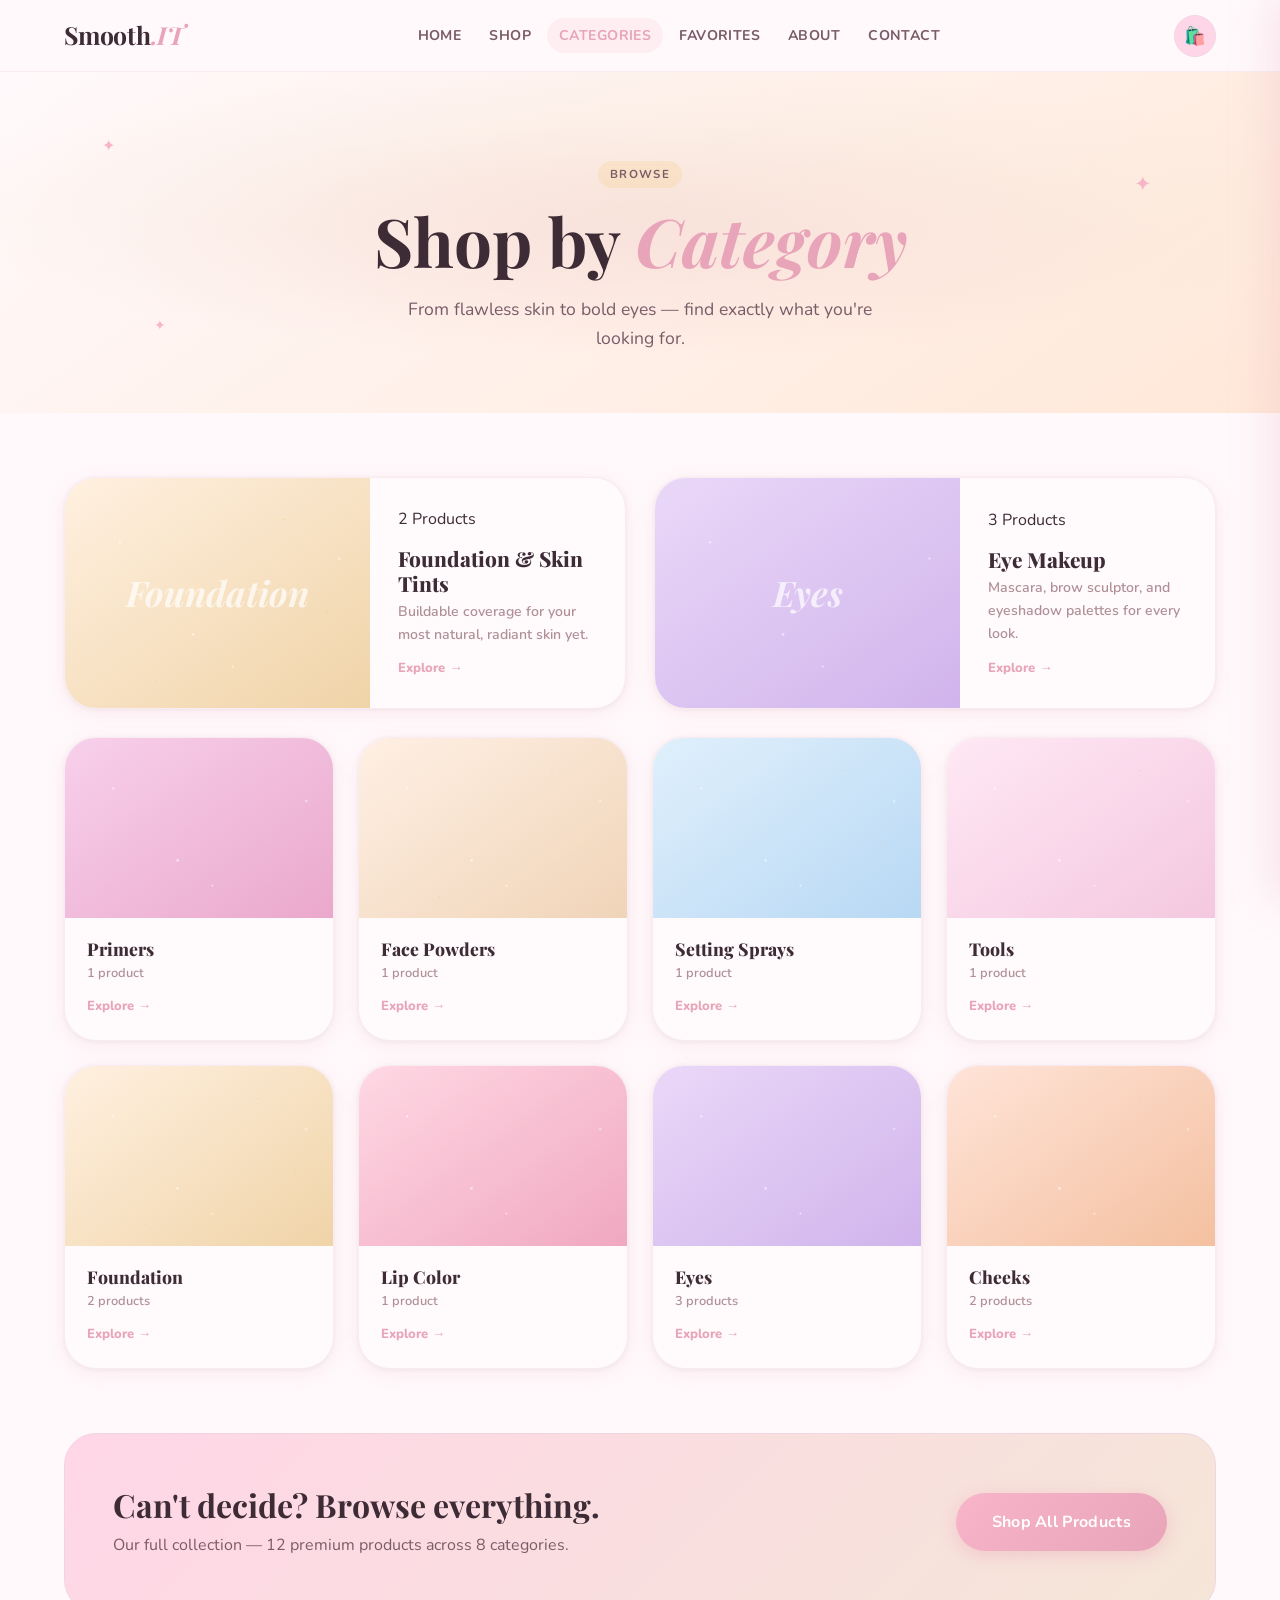
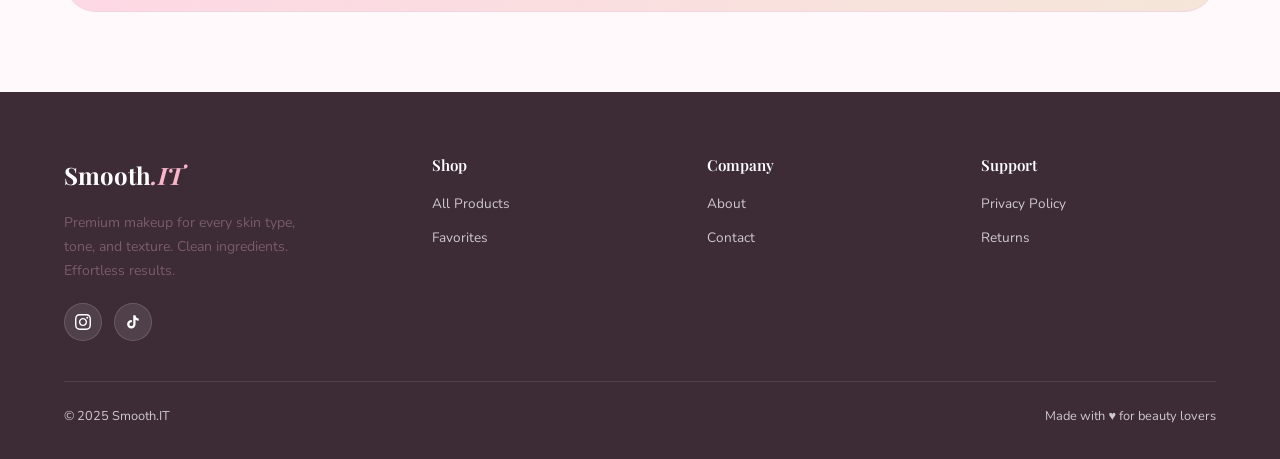
<file: categories.html>
<!DOCTYPE html>
<html lang="en">
<head>
  <meta charset="UTF-8" />
  <meta name="viewport" content="width=device-width, initial-scale=1.0" />
  <title>Categories — Smooth.IT</title>
  <link rel="stylesheet" href="styles.css" />
  <style>
    .cat-hero {
      background:
        radial-gradient(ellipse 90% 70% at 50% 40%, rgba(245,230,216,0.7) 0%, transparent 62%),
        linear-gradient(145deg, #FFF9FB 0%, #FFF0E8 55%, #FFE8D8 100%);
      padding: 88px 0 60px; text-align: center;
      position: relative; overflow: hidden;
    }
    .cat-hero::before {
      content: '';
      position: absolute; inset: 0;
      background: radial-gradient(ellipse 60% 50% at 50% 50%, rgba(248,180,200,0.15) 0%, transparent 70%);
    }
    .sparkle-c { position: absolute; color: var(--pink); animation: sparkle-fade 3s infinite; pointer-events: none; }
    .sparkle-c.s1 { top: 18%; left: 8%;  font-size: 1rem; }
    .sparkle-c.s2 { top: 28%; right: 10%; font-size: 1.3rem; animation-delay: 0.9s; }
    .sparkle-c.s3 { bottom: 22%; left: 12%; font-size: 0.85rem; animation-delay: 1.5s; }
    @keyframes sparkle-fade { 0%,100%{opacity:0.3;transform:scale(1)} 50%{opacity:1;transform:scale(1.2)} }
    .cat-hero-inner { position: relative; z-index: 2; }
    .cat-hero h1 { margin-bottom: 14px; }
    .cat-hero h1 em { color: var(--pink-deep); font-style: italic; }
    .cat-hero p  { font-size: 1.1rem; color: var(--text-sec); max-width: 480px; margin: 0 auto; }

    /* ── CATEGORIES GRID ── */
    .cats-section { padding: var(--sp-16) 0 var(--sp-20); }
    #cat-grid {
      display: grid;
      grid-template-columns: repeat(4, 1fr);
      gap: 24px;
    }
    .cat-card {
      background: var(--bg-card);
      border-radius: var(--radius-xl);
      overflow: hidden;
      border: 1px solid var(--border-lt);
      box-shadow: var(--shadow-card);
      transition: all var(--trans-md);
      text-decoration: none; color: var(--text);
      display: flex; flex-direction: column;
    }
    .cat-card:hover {
      transform: translateY(-8px);
      box-shadow: var(--shadow-card-h);
      border-color: var(--pink);
    }
    .cat-visual {
      height: 180px; position: relative; overflow: hidden;
      transition: transform var(--trans-md);
    }
    .cat-card:hover .cat-visual { transform: scale(1.05); }
    .cat-info {
      padding: 20px 22px 22px;
      display: flex; flex-direction: column; gap: 4px;
    }
    .cat-info h3 { font-size: 1.1rem; font-weight: 800; }
    .cat-info p  { font-size: 0.8rem; color: var(--muted); font-weight: 600; }
    .cat-arrow {
      display: inline-flex; align-items: center; gap: 6px;
      color: var(--pink-deep); font-size: 0.82rem; font-weight: 800;
      margin-top: 8px; transition: gap var(--trans);
    }
    .cat-card:hover .cat-arrow { gap: 10px; }

    /* ── FEATURED CATEGORIES ROW (wide cards) ── */
    .featured-cats {
      display: grid;
      grid-template-columns: repeat(2, 1fr);
      gap: 28px; margin-bottom: 28px;
    }
    .cat-card-featured {
      background: var(--bg-card);
      border-radius: var(--radius-xl);
      overflow: hidden;
      border: 1px solid var(--border-lt);
      box-shadow: var(--shadow-card);
      transition: all var(--trans-md);
      text-decoration: none; color: var(--text);
      display: grid; grid-template-columns: 1.2fr 1fr;
      min-height: 200px;
    }
    .cat-card-featured:hover {
      transform: translateY(-6px);
      box-shadow: var(--shadow-card-h);
      border-color: var(--pink);
    }
    .cat-card-featured .cat-visual {
      height: auto; min-height: 200px;
    }
    .cat-card-featured .cat-info { justify-content: center; padding: 28px; }
    .cat-card-featured .cat-info h3 { font-size: 1.3rem; }
    .cat-card-featured .cat-info p  { font-size: 0.88rem; }

    /* ── SHOP ALL BANNER ── */
    .shop-all-banner {
      margin-top: var(--sp-16);
      background: linear-gradient(135deg, var(--pink-light) 0%, var(--nude) 100%);
      border-radius: var(--radius-xl);
      padding: 52px 48px;
      display: flex; align-items: center; justify-content: space-between;
      gap: 32px; flex-wrap: wrap;
      border: 1px solid var(--border);
    }
    .shop-all-banner h2 { font-size: 2rem; margin-bottom: 8px; }
    .shop-all-banner p  { color: var(--text-sec); font-size: 1rem; }

    @media (max-width: 1100px) { #cat-grid { grid-template-columns: repeat(3, 1fr); } }
    @media (max-width: 900px)  {
      #cat-grid { grid-template-columns: repeat(2, 1fr); }
      .featured-cats { grid-template-columns: 1fr; }
      .cat-card-featured { grid-template-columns: 1fr; }
      .cat-card-featured .cat-visual { min-height: 160px; }
    }
    @media (max-width: 600px)  {
      #cat-grid { grid-template-columns: repeat(2, 1fr); gap: 16px; }
      .shop-all-banner { padding: 32px 24px; flex-direction: column; text-align: center; }
    }
    @media (max-width: 380px)  { #cat-grid { grid-template-columns: 1fr; } }
  </style>
</head>
<body>

<nav class="navbar" id="navbar">
  <div class="container">
    <a href="index.html" class="navbar-logo">Smooth<em>.IT</em></a>
    <ul class="navbar-links" id="navbar-links">
      <li><a href="index.html">Home</a></li>
      <li><a href="shop.html">Shop</a></li>
      <li><a href="categories.html">Categories</a></li>
      <li><a href="favorites.html">Favorites</a></li>
      <li><a href="about.html">About</a></li>
      <li><a href="contact.html">Contact</a></li>
    </ul>
    <div class="navbar-right">
      <button class="cart-icon" id="cart-icon" aria-label="Shopping bag">
        🛍️<span class="cart-badge" id="cart-badge">0</span>
      </button>
      <button class="nav-toggle" id="nav-toggle" aria-label="Menu">
        <span></span><span></span><span></span>
      </button>
    </div>
  </div>
</nav>

<section class="cat-hero">
  <span class="sparkle-c s1">✦</span>
  <span class="sparkle-c s2">✦</span>
  <span class="sparkle-c s3">✦</span>
  <div class="container">
    <div class="cat-hero-inner fi">
      <div class="sec-head" style="margin-bottom:0">
        <div class="badge">Browse</div>
        <h1>Shop by <em>Category</em></h1>
        <p>From flawless skin to bold eyes — find exactly what you're looking for.</p>
      </div>
    </div>
  </div>
</section>

<section class="cats-section">
  <div class="container">

    <!-- Featured: Foundation + Eyes (wide cards) -->
    <div class="featured-cats fi">
      <a href="shop.html?cat=foundation" class="cat-card-featured">
        <div class="cat-visual cat-foundation">
          <div class="sparkle-overlay"></div>
          <div style="position:absolute;inset:0;display:flex;align-items:center;justify-content:center;z-index:3">
            <span style="font-family:var(--font-head);font-style:italic;font-size:2.2rem;color:rgba(255,255,255,0.7);font-weight:700">Foundation</span>
          </div>
        </div>
        <div class="cat-info">
          <div class="badge" style="margin-bottom:10px;width:fit-content">2 Products</div>
          <h3>Foundation &amp; Skin Tints</h3>
          <p>Buildable coverage for your most natural, radiant skin yet.</p>
          <span class="cat-arrow">Explore →</span>
        </div>
      </a>
      <a href="shop.html?cat=eyes" class="cat-card-featured">
        <div class="cat-visual cat-eyes">
          <div class="sparkle-overlay"></div>
          <div style="position:absolute;inset:0;display:flex;align-items:center;justify-content:center;z-index:3">
            <span style="font-family:var(--font-head);font-style:italic;font-size:2.2rem;color:rgba(255,255,255,0.7);font-weight:700">Eyes</span>
          </div>
        </div>
        <div class="cat-info">
          <div class="badge" style="margin-bottom:10px;width:fit-content">3 Products</div>
          <h3>Eye Makeup</h3>
          <p>Mascara, brow sculptor, and eyeshadow palettes for every look.</p>
          <span class="cat-arrow">Explore →</span>
        </div>
      </a>
    </div>

    <!-- All 8 categories grid -->
    <div id="cat-grid"></div>

    <!-- Shop All Banner -->
    <div class="shop-all-banner fi">
      <div>
        <h2>Can't decide? Browse everything.</h2>
        <p>Our full collection — 12 premium products across 8 categories.</p>
      </div>
      <a href="shop.html" class="btn btn-primary btn-lg">Shop All Products</a>
    </div>

  </div>
</section>

<footer class="site-footer">
  <div class="container">
    <div class="footer-grid">
      <div class="footer-brand">
        <div class="logo">Smooth<em>.IT</em></div>
        <p>Premium makeup for every skin type, tone, and texture. Clean ingredients. Effortless results.</p>
        <div class="footer-socials">
          <a href="#" class="social-btn" title="Instagram">
            <svg width="16" height="16" viewBox="0 0 24 24" fill="currentColor"><path d="M12 2.163c3.204 0 3.584.012 4.85.07 3.252.148 4.771 1.691 4.919 4.919.058 1.265.069 1.645.069 4.849 0 3.205-.012 3.584-.069 4.849-.149 3.225-1.664 4.771-4.919 4.919-1.266.058-1.644.07-4.85.07-3.204 0-3.584-.012-4.849-.07-3.26-.149-4.771-1.699-4.919-4.92-.058-1.265-.07-1.644-.07-4.849 0-3.204.013-3.583.07-4.849.149-3.227 1.664-4.771 4.919-4.919 1.266-.057 1.645-.069 4.849-.069zm0-2.163c-3.259 0-3.667.014-4.947.072-4.358.2-6.78 2.618-6.98 6.98-.059 1.281-.073 1.689-.073 4.948 0 3.259.014 3.668.072 4.948.2 4.358 2.618 6.78 6.98 6.98 1.281.058 1.689.072 4.948.072 3.259 0 3.668-.014 4.948-.072 4.354-.2 6.782-2.618 6.979-6.98.059-1.28.073-1.689.073-4.948 0-3.259-.014-3.667-.072-4.947-.196-4.354-2.617-6.78-6.979-6.98-1.281-.059-1.69-.073-4.949-.073zm0 5.838c-3.403 0-6.162 2.759-6.162 6.162s2.759 6.163 6.162 6.163 6.162-2.759 6.162-6.163c0-3.403-2.759-6.162-6.162-6.162zm0 10.162c-2.209 0-4-1.79-4-4 0-2.209 1.791-4 4-4s4 1.791 4 4c0 2.21-1.791 4-4 4zm6.406-11.845c-.796 0-1.441.645-1.441 1.44s.645 1.44 1.441 1.44c.795 0 1.439-.645 1.439-1.44s-.644-1.44-1.439-1.44z"/></svg>
          </a>
          <a href="#" class="social-btn" title="TikTok">
            <svg width="16" height="16" viewBox="0 0 24 24" fill="currentColor"><path d="M19.59 6.69a4.83 4.83 0 0 1-3.77-4.25V2h-3.45v13.67a2.89 2.89 0 0 1-2.88 2.5 2.89 2.89 0 0 1-2.89-2.89 2.89 2.89 0 0 1 2.89-2.89c.28 0 .54.04.79.1V9.01a6.33 6.33 0 0 0-.79-.05 6.34 6.34 0 0 0-6.34 6.34 6.34 6.34 0 0 0 6.34 6.34 6.34 6.34 0 0 0 6.33-6.34V8.69a8.19 8.19 0 0 0 4.79 1.52V6.75a4.85 4.85 0 0 1-1.02-.06z"/></svg>
          </a>
        </div>
      </div>
      <div class="footer-col"><h4>Shop</h4><ul><li><a href="shop.html">All Products</a></li><li><a href="favorites.html">Favorites</a></li></ul></div>
      <div class="footer-col"><h4>Company</h4><ul><li><a href="about.html">About</a></li><li><a href="contact.html">Contact</a></li></ul></div>
      <div class="footer-col"><h4>Support</h4><ul><li><a href="#">Privacy Policy</a></li><li><a href="#">Returns</a></li></ul></div>
    </div>
    <div class="footer-bottom"><span>© 2025 Smooth.IT</span><span>Made with ♥ for beauty lovers</span></div>
  </div>
</footer>

<div id="cart-overlay" class="cart-overlay"></div>
<aside id="cart-drawer" class="cart-drawer">
  <div class="cart-header"><h2>Your Bag 🛍️</h2><button class="cart-close" id="cart-close">✕</button></div>
  <div id="cart-items" class="cart-items"></div>
  <div class="cart-footer">
    <div class="cart-total">Total <strong id="cart-total-price">$0</strong></div>
    <a href="#" class="btn btn-primary btn-block">Checkout</a>
  </div>
</aside>
<button id="scroll-top" aria-label="Back to top">↑</button>

<script src="products-data.js"></script>
<script src="main.js"></script>
</body>
</html>
</file>
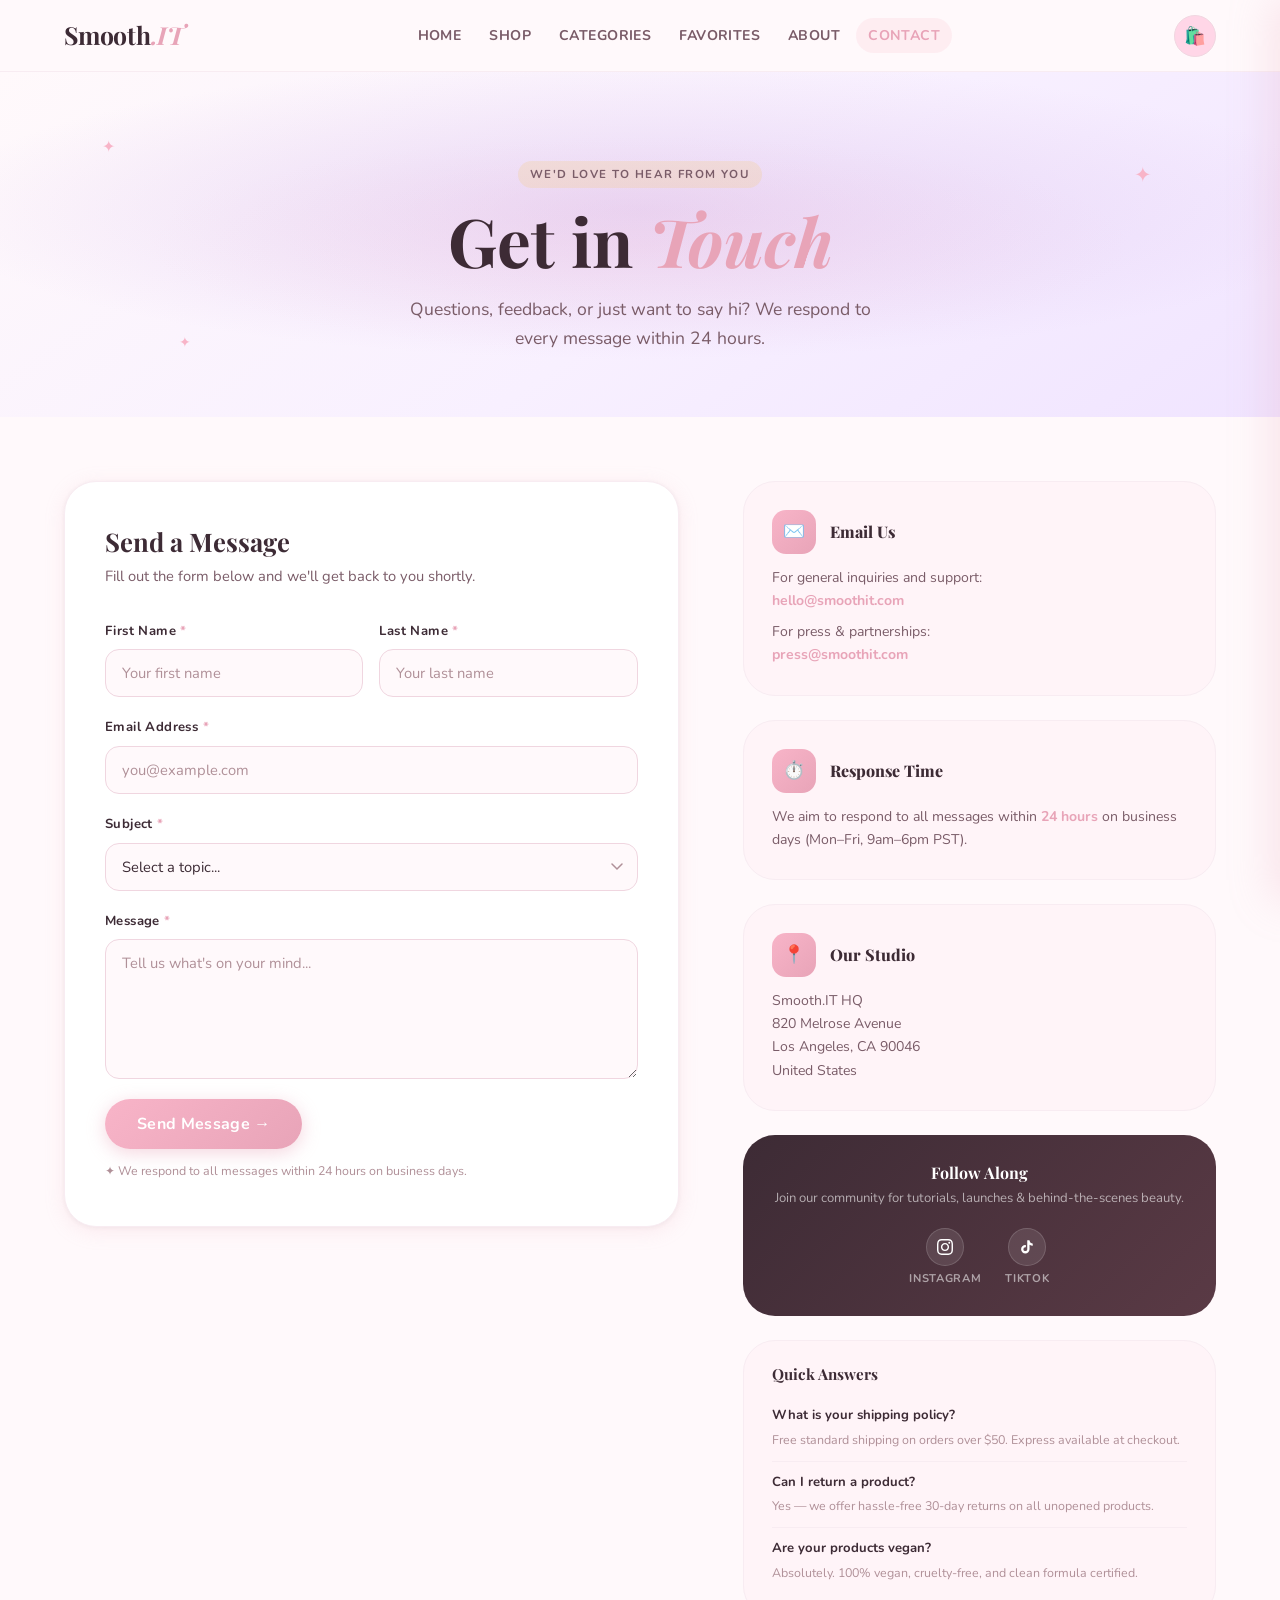
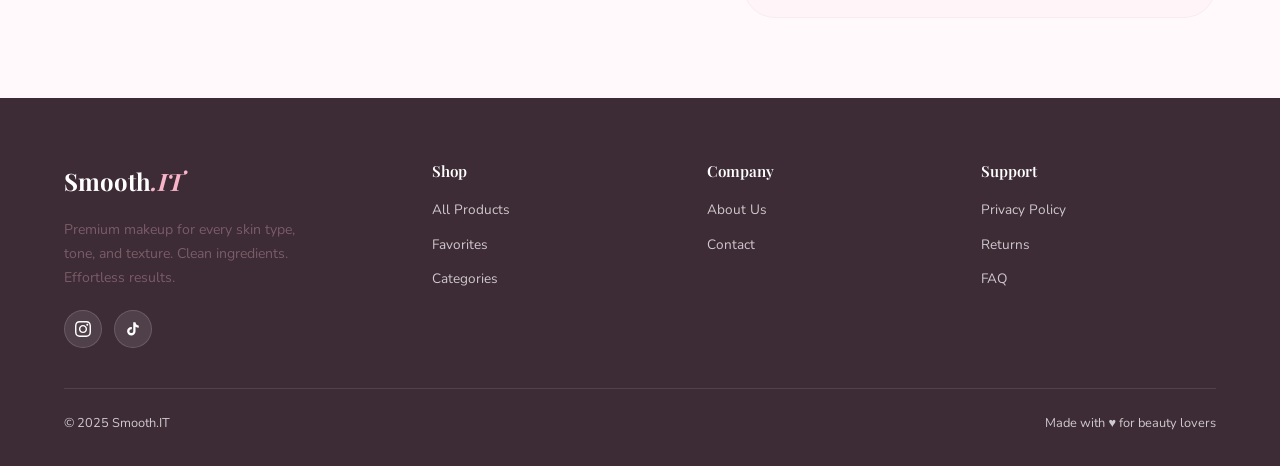
<file: contact.html>
<!DOCTYPE html>
<html lang="en">
<head>
  <meta charset="UTF-8" />
  <meta name="viewport" content="width=device-width, initial-scale=1.0" />
  <title>Contact Us — Smooth.IT</title>
  <link rel="stylesheet" href="styles.css" />
  <style>
    /* ── HERO ── */
    .contact-hero {
      background:
        radial-gradient(ellipse 90% 70% at 50% 40%, rgba(212,180,232,0.45) 0%, transparent 62%),
        linear-gradient(145deg, #FFF9FB 0%, #F8F0FF 55%, #F0E4FF 100%);
      padding: 88px 0 64px; text-align: center;
      position: relative; overflow: hidden;
    }
    .contact-hero::before {
      content: '';
      position: absolute; inset: 0;
      background: radial-gradient(ellipse 55% 45% at 50% 50%, rgba(248,180,200,0.15) 0%, transparent 70%);
    }
    .sparkle-ct { position: absolute; color: var(--pink); animation: sparkle-fade 3s infinite; pointer-events: none; }
    .sparkle-ct.s1 { top: 18%; left: 8%;  font-size: 1rem; }
    .sparkle-ct.s2 { top: 25%; right: 10%; font-size: 1.3rem; animation-delay: 1s; }
    .sparkle-ct.s3 { bottom: 18%; left: 14%; font-size: 0.85rem; animation-delay: 1.6s; }
    @keyframes sparkle-fade { 0%,100%{opacity:0.3;transform:scale(1)} 50%{opacity:1;transform:scale(1.2)} }
    .contact-hero-inner { position: relative; z-index: 2; }
    .contact-hero h1 { margin-bottom: 14px; }
    .contact-hero h1 em { color: var(--pink-deep); font-style: italic; }
    .contact-hero p  { font-size: 1.1rem; color: var(--text-sec); max-width: 480px; margin: 0 auto; }

    /* ── MAIN LAYOUT ── */
    .contact-section { padding: var(--sp-16) 0 var(--sp-20); }
    .contact-grid {
      display: grid;
      grid-template-columns: 1.3fr 1fr;
      gap: 64px; align-items: start;
    }

    /* ── FORM ── */
    .form-card {
      background: var(--white);
      border-radius: var(--radius-xl);
      padding: 44px 40px;
      border: 1px solid var(--border-lt);
      box-shadow: var(--shadow-card);
      transition: opacity 0.4s ease;
    }
    .form-card h2 { font-size: 1.6rem; margin-bottom: 8px; }
    .form-card .sub { color: var(--text-sec); font-size: 0.92rem; margin-bottom: 32px; }

    .form-row { display: grid; grid-template-columns: 1fr 1fr; gap: 16px; }
    .form-group { display: flex; flex-direction: column; gap: 7px; margin-bottom: 20px; }
    .form-group label {
      font-size: 0.82rem; font-weight: 700;
      color: var(--text); letter-spacing: 0.03em;
    }
    .form-group label .req { color: var(--pink-deep); }
    .form-group input,
    .form-group select,
    .form-group textarea {
      padding: 13px 16px;
      border: 1.5px solid var(--border);
      border-radius: var(--radius);
      font-family: var(--font-body); font-size: 0.92rem;
      color: var(--text);
      background: var(--bg);
      transition: all var(--trans);
      outline: none;
    }
    .form-group input:focus,
    .form-group select:focus,
    .form-group textarea:focus {
      border-color: var(--pink-deep);
      background: var(--white);
      box-shadow: 0 0 0 3px rgba(232,164,184,0.18);
    }
    .form-group input.error,
    .form-group select.error,
    .form-group textarea.error {
      border-color: #E05060;
      box-shadow: 0 0 0 3px rgba(224,80,96,0.12);
    }
    .form-group input::placeholder,
    .form-group textarea::placeholder { color: var(--muted); }
    .form-group textarea { resize: vertical; min-height: 140px; }
    .form-group select { cursor: pointer; appearance: none;
      background-image: url("data:image/svg+xml,%3Csvg xmlns='http://www.w3.org/2000/svg' width='12' height='8' viewBox='0 0 12 8'%3E%3Cpath d='M1 1l5 5 5-5' stroke='%23B09098' stroke-width='1.5' fill='none' stroke-linecap='round'/%3E%3C/svg%3E");
      background-repeat: no-repeat; background-position: right 14px center;
      padding-right: 36px;
    }
    .form-submit { margin-top: 8px; }
    .form-submit .btn { font-size: 1rem; padding: 14px 32px; }
    .form-note { font-size: 0.78rem; color: var(--muted); margin-top: 12px; }

    /* ── SUCCESS STATE ── */
    #contact-success {
      display: none;
      flex-direction: column; align-items: center;
      justify-content: center;
      text-align: center; padding: 60px 40px;
      gap: 16px; opacity: 0;
      transition: opacity 0.4s ease;
    }
    .success-icon {
      width: 80px; height: 80px; border-radius: 50%;
      background: linear-gradient(135deg, var(--pink), var(--pink-deep));
      display: flex; align-items: center; justify-content: center;
      font-size: 2rem; color: var(--white);
      box-shadow: var(--shadow-pink);
      animation: glow-pulse 3s ease-in-out infinite;
    }
    @keyframes glow-pulse { 0%,100%{box-shadow:var(--shadow-pink)} 50%{box-shadow:var(--shadow-pink-h)} }
    #contact-success h2 { font-size: 1.6rem; }
    #contact-success p  { color: var(--text-sec); max-width: 320px; line-height: 1.7; }

    /* ── CONTACT INFO SIDE ── */
    .contact-info { display: flex; flex-direction: column; gap: 24px; }
    .info-card {
      background: var(--bg-section);
      border-radius: var(--radius-xl);
      padding: 28px 28px;
      border: 1px solid var(--border-lt);
      transition: all var(--trans-md);
    }
    .info-card:hover { transform: translateY(-3px); box-shadow: var(--shadow-card); }
    .info-card-header {
      display: flex; align-items: center; gap: 14px; margin-bottom: 12px;
    }
    .info-icon {
      width: 44px; height: 44px; border-radius: var(--radius);
      background: linear-gradient(135deg, var(--pink), var(--pink-deep));
      display: flex; align-items: center; justify-content: center;
      font-size: 1.1rem; flex-shrink: 0; color: var(--white);
    }
    .info-card h3 { font-size: 1rem; font-weight: 800; }
    .info-card p  { font-size: 0.88rem; color: var(--text-sec); line-height: 1.65; }
    .info-card a  { color: var(--pink-deep); font-weight: 700; transition: color var(--trans); }
    .info-card a:hover { color: var(--pink-hover); }

    /* Socials block */
    .info-socials {
      background: linear-gradient(135deg, var(--text) 0%, #5A3A45 100%);
      border-radius: var(--radius-xl);
      padding: 28px;
      text-align: center;
    }
    .info-socials h3 { color: var(--white); font-size: 1rem; margin-bottom: 6px; }
    .info-socials p  { color: rgba(255,255,255,0.6); font-size: 0.82rem; margin-bottom: 18px; }
    .info-socials .footer-socials { justify-content: center; }
    .social-label {
      display: flex; flex-direction: column; align-items: center; gap: 4px;
    }
    .social-label span { font-size: 0.7rem; color: rgba(255,255,255,0.55); font-weight: 700; letter-spacing: 0.06em; text-transform: uppercase; }

    /* FAQ teaser */
    .faq-teaser {
      background: var(--bg-section);
      border-radius: var(--radius-xl);
      padding: 24px 28px;
      border: 1px solid var(--border-lt);
    }
    .faq-teaser h3 { font-size: 0.95rem; margin-bottom: 12px; }
    .faq-item {
      padding: 10px 0;
      border-bottom: 1px solid var(--border-lt);
    }
    .faq-item:last-child { border-bottom: none; }
    .faq-item strong { font-size: 0.82rem; display: block; margin-bottom: 3px; }
    .faq-item p { font-size: 0.78rem; color: var(--muted); }

    @media (max-width: 900px) {
      .contact-grid { grid-template-columns: 1fr; gap: 40px; }
      .form-row { grid-template-columns: 1fr; }
    }
    @media (max-width: 520px) {
      .form-card { padding: 28px 22px; }
    }
  </style>
</head>
<body>

<nav class="navbar" id="navbar">
  <div class="container">
    <a href="index.html" class="navbar-logo">Smooth<em>.IT</em></a>
    <ul class="navbar-links" id="navbar-links">
      <li><a href="index.html">Home</a></li>
      <li><a href="shop.html">Shop</a></li>
      <li><a href="categories.html">Categories</a></li>
      <li><a href="favorites.html">Favorites</a></li>
      <li><a href="about.html">About</a></li>
      <li><a href="contact.html">Contact</a></li>
    </ul>
    <div class="navbar-right">
      <button class="cart-icon" id="cart-icon" aria-label="Shopping bag">
        🛍️<span class="cart-badge" id="cart-badge">0</span>
      </button>
      <button class="nav-toggle" id="nav-toggle" aria-label="Menu">
        <span></span><span></span><span></span>
      </button>
    </div>
  </div>
</nav>

<!-- HERO -->
<section class="contact-hero">
  <span class="sparkle-ct s1">✦</span>
  <span class="sparkle-ct s2">✦</span>
  <span class="sparkle-ct s3">✦</span>
  <div class="container">
    <div class="contact-hero-inner fi">
      <div class="sec-head" style="margin-bottom:0">
        <div class="badge">We'd love to hear from you</div>
        <h1>Get in <em>Touch</em></h1>
        <p>Questions, feedback, or just want to say hi? We respond to every message within 24 hours.</p>
      </div>
    </div>
  </div>
</section>

<!-- CONTACT SECTION -->
<section class="contact-section">
  <div class="container">
    <div class="contact-grid">

      <!-- FORM -->
      <div class="fi">
        <div class="form-card" id="form-card">
          <h2>Send a Message</h2>
          <p class="sub">Fill out the form below and we'll get back to you shortly.</p>

          <form id="contact-form" novalidate>
            <div class="form-row">
              <div class="form-group">
                <label for="fname">First Name <span class="req">*</span></label>
                <input type="text" id="fname" name="fname" placeholder="Your first name" required />
              </div>
              <div class="form-group">
                <label for="lname">Last Name <span class="req">*</span></label>
                <input type="text" id="lname" name="lname" placeholder="Your last name" required />
              </div>
            </div>
            <div class="form-group">
              <label for="email">Email Address <span class="req">*</span></label>
              <input type="email" id="email" name="email" placeholder="you@example.com" required />
            </div>
            <div class="form-group">
              <label for="subject">Subject <span class="req">*</span></label>
              <select id="subject" name="subject" required>
                <option value="" disabled selected>Select a topic...</option>
                <option value="general">General Inquiry</option>
                <option value="order">Order Support</option>
                <option value="product">Product Question</option>
                <option value="press">Press &amp; Media</option>
                <option value="wholesale">Wholesale / Partnership</option>
                <option value="other">Something Else</option>
              </select>
            </div>
            <div class="form-group">
              <label for="message">Message <span class="req">*</span></label>
              <textarea id="message" name="message" placeholder="Tell us what's on your mind..." required></textarea>
            </div>
            <div class="form-submit">
              <button type="submit" class="btn btn-primary btn-lg">Send Message →</button>
            </div>
            <p class="form-note">✦ We respond to all messages within 24 hours on business days.</p>
          </form>

          <!-- Success state -->
          <div id="contact-success">
            <div class="success-icon">✓</div>
            <h2>Message Sent!</h2>
            <p>Thank you for reaching out. Our team will get back to you within 24 hours.</p>
            <a href="shop.html" class="btn btn-primary" style="margin-top:8px">Continue Shopping</a>
          </div>
        </div>
      </div>

      <!-- INFO SIDE -->
      <div class="contact-info fi stagger-2">

        <div class="info-card">
          <div class="info-card-header">
            <div class="info-icon">✉️</div>
            <h3>Email Us</h3>
          </div>
          <p>For general inquiries and support:<br>
            <a href="mailto:hello@smoothit.com">hello@smoothit.com</a>
          </p>
          <p style="margin-top:8px">For press &amp; partnerships:<br>
            <a href="mailto:press@smoothit.com">press@smoothit.com</a>
          </p>
        </div>

        <div class="info-card">
          <div class="info-card-header">
            <div class="info-icon">⏱️</div>
            <h3>Response Time</h3>
          </div>
          <p>We aim to respond to all messages within <strong style="color:var(--pink-deep)">24 hours</strong> on business days (Mon–Fri, 9am–6pm PST).</p>
        </div>

        <div class="info-card">
          <div class="info-card-header">
            <div class="info-icon">📍</div>
            <h3>Our Studio</h3>
          </div>
          <p>Smooth.IT HQ<br>
            820 Melrose Avenue<br>
            Los Angeles, CA 90046<br>
            United States
          </p>
        </div>

        <div class="info-socials">
          <h3>Follow Along</h3>
          <p>Join our community for tutorials, launches &amp; behind-the-scenes beauty.</p>
          <div style="display:flex;justify-content:center;gap:24px">
            <a href="#" class="social-label">
              <div class="social-btn">
                <svg width="16" height="16" viewBox="0 0 24 24" fill="currentColor"><path d="M12 2.163c3.204 0 3.584.012 4.85.07 3.252.148 4.771 1.691 4.919 4.919.058 1.265.069 1.645.069 4.849 0 3.205-.012 3.584-.069 4.849-.149 3.225-1.664 4.771-4.919 4.919-1.266.058-1.644.07-4.85.07-3.204 0-3.584-.012-4.849-.07-3.26-.149-4.771-1.699-4.919-4.92-.058-1.265-.07-1.644-.07-4.849 0-3.204.013-3.583.07-4.849.149-3.227 1.664-4.771 4.919-4.919 1.266-.057 1.645-.069 4.849-.069zm0-2.163c-3.259 0-3.667.014-4.947.072-4.358.2-6.78 2.618-6.98 6.98-.059 1.281-.073 1.689-.073 4.948 0 3.259.014 3.668.072 4.948.2 4.358 2.618 6.78 6.98 6.98 1.281.058 1.689.072 4.948.072 3.259 0 3.668-.014 4.948-.072 4.354-.2 6.782-2.618 6.979-6.98.059-1.28.073-1.689.073-4.948 0-3.259-.014-3.667-.072-4.947-.196-4.354-2.617-6.78-6.979-6.98-1.281-.059-1.69-.073-4.949-.073zm0 5.838c-3.403 0-6.162 2.759-6.162 6.162s2.759 6.163 6.162 6.163 6.162-2.759 6.162-6.163c0-3.403-2.759-6.162-6.162-6.162zm0 10.162c-2.209 0-4-1.79-4-4 0-2.209 1.791-4 4-4s4 1.791 4 4c0 2.21-1.791 4-4 4zm6.406-11.845c-.796 0-1.441.645-1.441 1.44s.645 1.44 1.441 1.44c.795 0 1.439-.645 1.439-1.44s-.644-1.44-1.439-1.44z"/></svg>
              </div>
              <span>Instagram</span>
            </a>
            <a href="#" class="social-label">
              <div class="social-btn">
                <svg width="16" height="16" viewBox="0 0 24 24" fill="currentColor"><path d="M19.59 6.69a4.83 4.83 0 0 1-3.77-4.25V2h-3.45v13.67a2.89 2.89 0 0 1-2.88 2.5 2.89 2.89 0 0 1-2.89-2.89 2.89 2.89 0 0 1 2.89-2.89c.28 0 .54.04.79.1V9.01a6.33 6.33 0 0 0-.79-.05 6.34 6.34 0 0 0-6.34 6.34 6.34 6.34 0 0 0 6.34 6.34 6.34 6.34 0 0 0 6.33-6.34V8.69a8.19 8.19 0 0 0 4.79 1.52V6.75a4.85 4.85 0 0 1-1.02-.06z"/></svg>
              </div>
              <span>TikTok</span>
            </a>
          </div>
        </div>

        <div class="faq-teaser">
          <h3>Quick Answers</h3>
          <div class="faq-item">
            <strong>What is your shipping policy?</strong>
            <p>Free standard shipping on orders over $50. Express available at checkout.</p>
          </div>
          <div class="faq-item">
            <strong>Can I return a product?</strong>
            <p>Yes — we offer hassle-free 30-day returns on all unopened products.</p>
          </div>
          <div class="faq-item">
            <strong>Are your products vegan?</strong>
            <p>Absolutely. 100% vegan, cruelty-free, and clean formula certified.</p>
          </div>
        </div>

      </div>
    </div>
  </div>
</section>

<footer class="site-footer">
  <div class="container">
    <div class="footer-grid">
      <div class="footer-brand">
        <div class="logo">Smooth<em>.IT</em></div>
        <p>Premium makeup for every skin type, tone, and texture. Clean ingredients. Effortless results.</p>
        <div class="footer-socials">
          <a href="#" class="social-btn" title="Instagram">
            <svg width="16" height="16" viewBox="0 0 24 24" fill="currentColor"><path d="M12 2.163c3.204 0 3.584.012 4.85.07 3.252.148 4.771 1.691 4.919 4.919.058 1.265.069 1.645.069 4.849 0 3.205-.012 3.584-.069 4.849-.149 3.225-1.664 4.771-4.919 4.919-1.266.058-1.644.07-4.85.07-3.204 0-3.584-.012-4.849-.07-3.26-.149-4.771-1.699-4.919-4.92-.058-1.265-.07-1.644-.07-4.849 0-3.204.013-3.583.07-4.849.149-3.227 1.664-4.771 4.919-4.919 1.266-.057 1.645-.069 4.849-.069zm0-2.163c-3.259 0-3.667.014-4.947.072-4.358.2-6.78 2.618-6.98 6.98-.059 1.281-.073 1.689-.073 4.948 0 3.259.014 3.668.072 4.948.2 4.358 2.618 6.78 6.98 6.98 1.281.058 1.689.072 4.948.072 3.259 0 3.668-.014 4.948-.072 4.354-.2 6.782-2.618 6.979-6.98.059-1.28.073-1.689.073-4.948 0-3.259-.014-3.667-.072-4.947-.196-4.354-2.617-6.78-6.979-6.98-1.281-.059-1.69-.073-4.949-.073zm0 5.838c-3.403 0-6.162 2.759-6.162 6.162s2.759 6.163 6.162 6.163 6.162-2.759 6.162-6.163c0-3.403-2.759-6.162-6.162-6.162zm0 10.162c-2.209 0-4-1.79-4-4 0-2.209 1.791-4 4-4s4 1.791 4 4c0 2.21-1.791 4-4 4zm6.406-11.845c-.796 0-1.441.645-1.441 1.44s.645 1.44 1.441 1.44c.795 0 1.439-.645 1.439-1.44s-.644-1.44-1.439-1.44z"/></svg>
          </a>
          <a href="#" class="social-btn" title="TikTok">
            <svg width="16" height="16" viewBox="0 0 24 24" fill="currentColor"><path d="M19.59 6.69a4.83 4.83 0 0 1-3.77-4.25V2h-3.45v13.67a2.89 2.89 0 0 1-2.88 2.5 2.89 2.89 0 0 1-2.89-2.89 2.89 2.89 0 0 1 2.89-2.89c.28 0 .54.04.79.1V9.01a6.33 6.33 0 0 0-.79-.05 6.34 6.34 0 0 0-6.34 6.34 6.34 6.34 0 0 0 6.34 6.34 6.34 6.34 0 0 0 6.33-6.34V8.69a8.19 8.19 0 0 0 4.79 1.52V6.75a4.85 4.85 0 0 1-1.02-.06z"/></svg>
          </a>
        </div>
      </div>
      <div class="footer-col"><h4>Shop</h4><ul><li><a href="shop.html">All Products</a></li><li><a href="favorites.html">Favorites</a></li><li><a href="categories.html">Categories</a></li></ul></div>
      <div class="footer-col"><h4>Company</h4><ul><li><a href="about.html">About Us</a></li><li><a href="contact.html">Contact</a></li></ul></div>
      <div class="footer-col"><h4>Support</h4><ul><li><a href="#">Privacy Policy</a></li><li><a href="#">Returns</a></li><li><a href="#">FAQ</a></li></ul></div>
    </div>
    <div class="footer-bottom"><span>© 2025 Smooth.IT</span><span>Made with ♥ for beauty lovers</span></div>
  </div>
</footer>

<div id="cart-overlay" class="cart-overlay"></div>
<aside id="cart-drawer" class="cart-drawer">
  <div class="cart-header"><h2>Your Bag 🛍️</h2><button class="cart-close" id="cart-close">✕</button></div>
  <div id="cart-items" class="cart-items"></div>
  <div class="cart-footer">
    <div class="cart-total">Total <strong id="cart-total-price">$0</strong></div>
    <a href="#" class="btn btn-primary btn-block">Checkout</a>
  </div>
</aside>
<button id="scroll-top" aria-label="Back to top">↑</button>

<script src="products-data.js"></script>
<script src="main.js"></script>
</body>
</html>
</file>
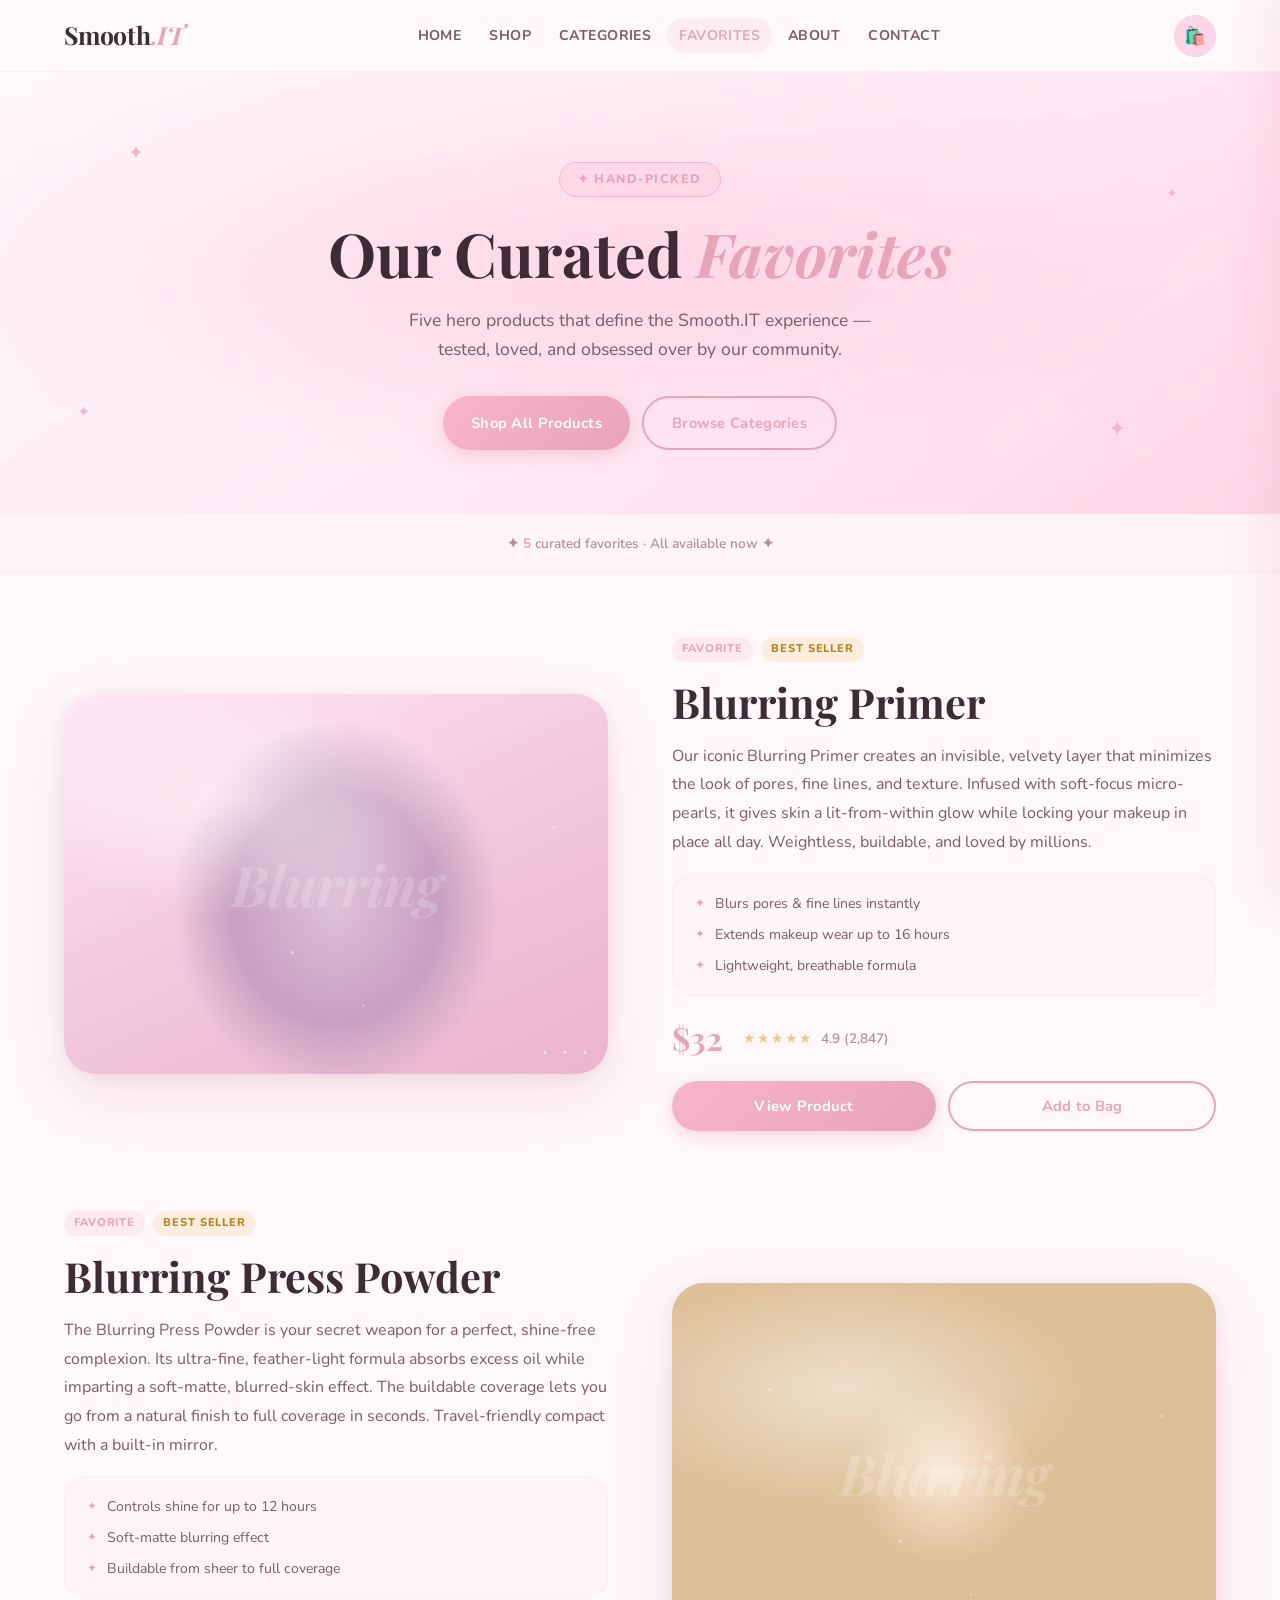
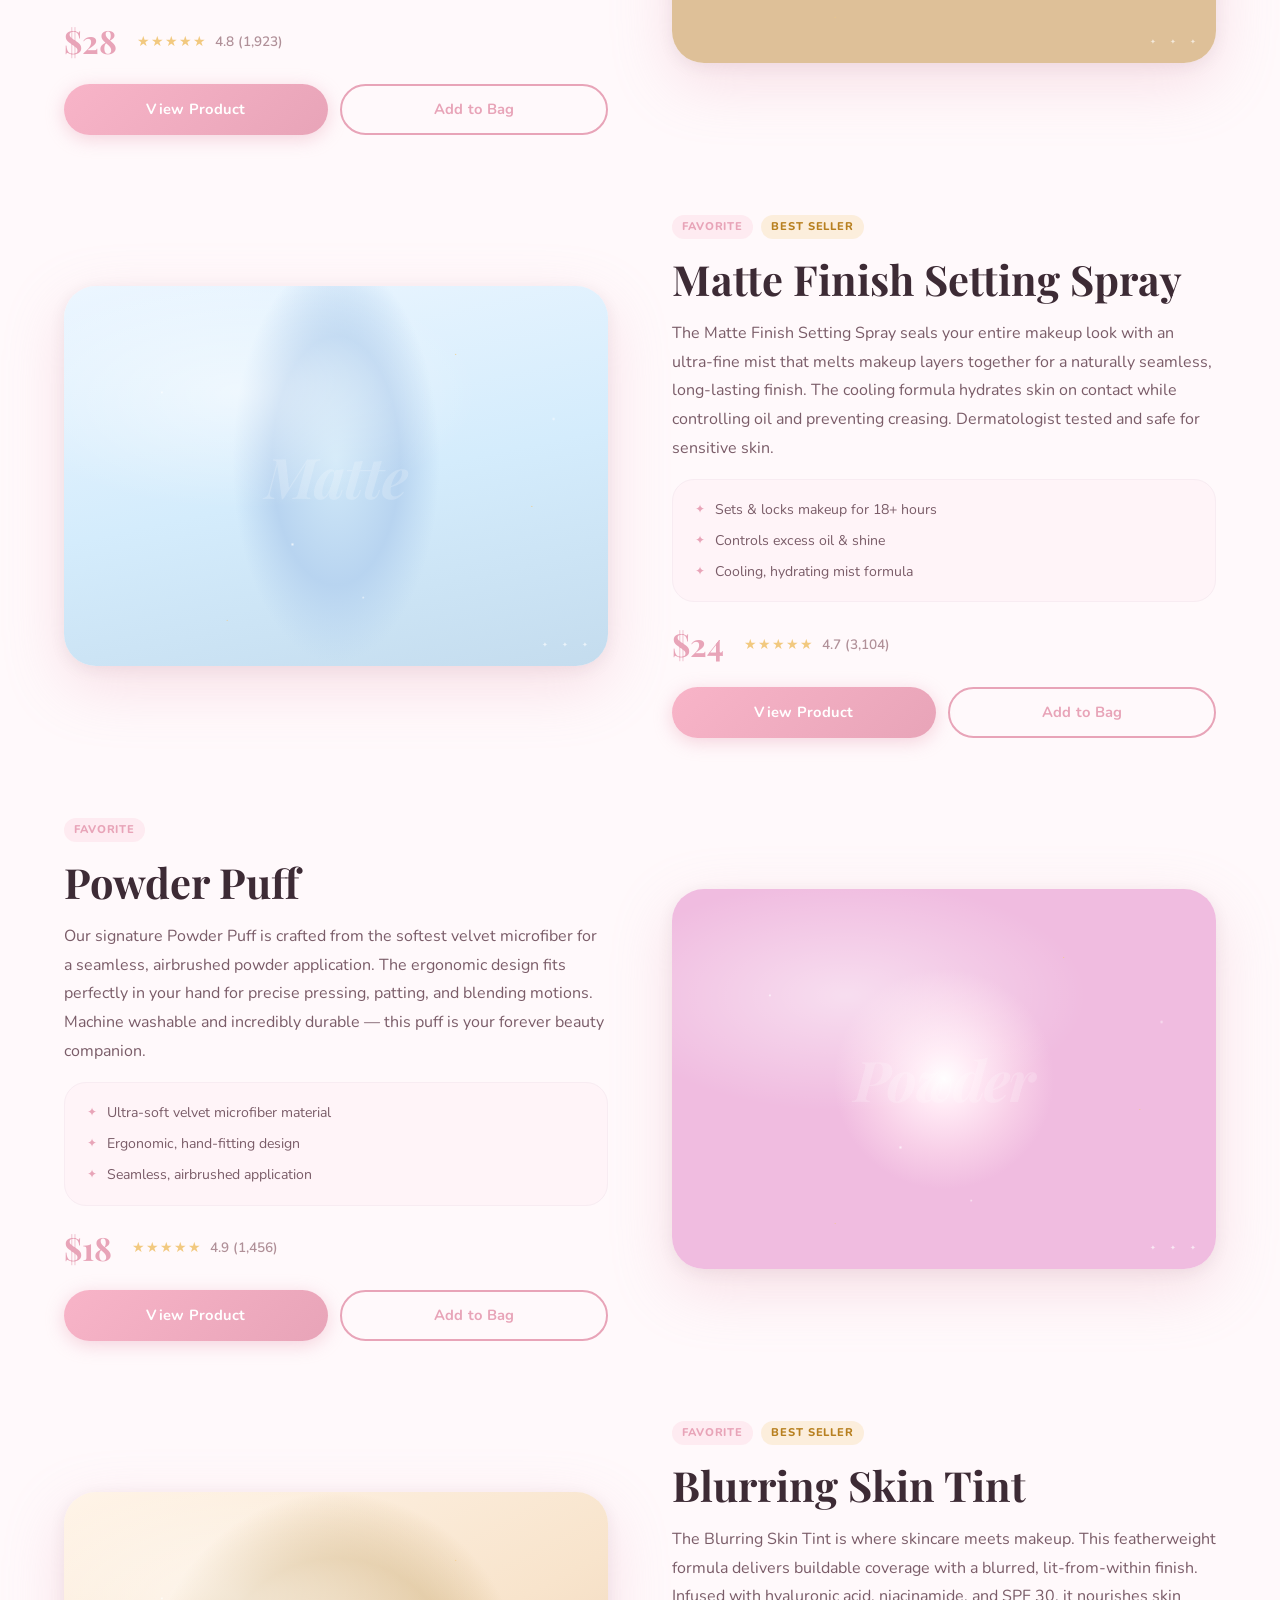
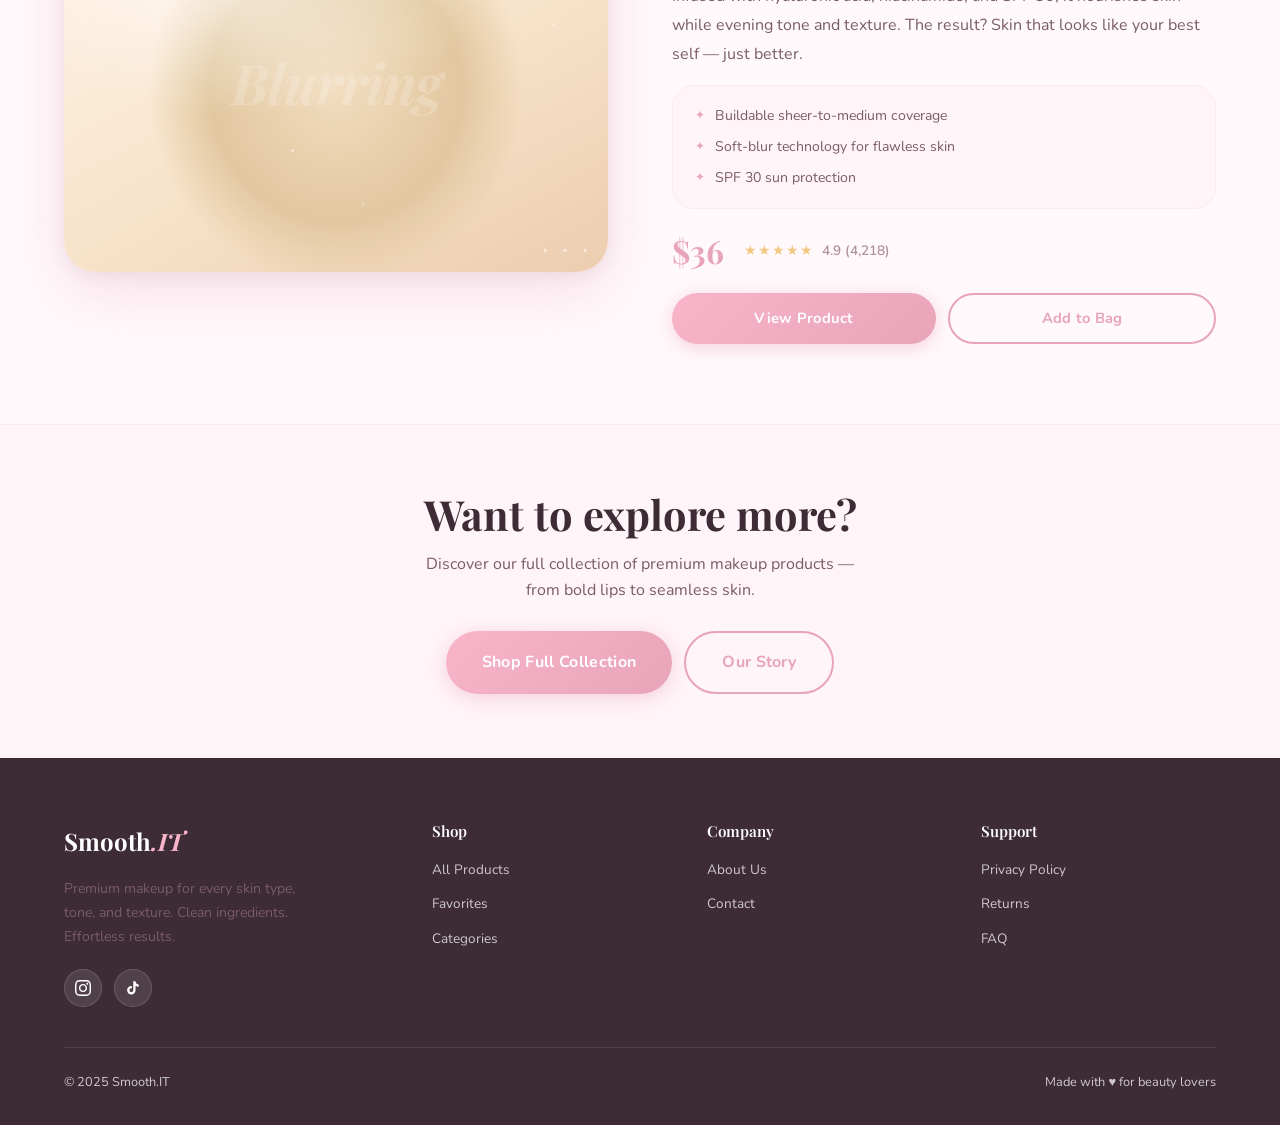
<file: favorites.html>
<!DOCTYPE html>
<html lang="en">
<head>
  <meta charset="UTF-8" />
  <meta name="viewport" content="width=device-width, initial-scale=1.0" />
  <title>Our Favorites — Smooth.IT</title>
  <link rel="stylesheet" href="styles.css" />
  <style>
    /* ── HERO ── */
    .fav-hero {
      background:
        radial-gradient(ellipse 100% 80% at 50% 40%, rgba(255,214,231,0.6) 0%, transparent 65%),
        linear-gradient(145deg, #FFF9FB 0%, #FFE8F4 60%, #FFD6E7 100%);
      padding: 90px 0 64px;
      text-align: center; position: relative; overflow: hidden;
    }
    .fav-hero::before {
      content: '';
      position: absolute; inset: 0;
      background: radial-gradient(ellipse 60% 50% at 50% 50%, rgba(248,180,200,0.18) 0%, transparent 70%);
    }
    .fav-hero-inner { position: relative; z-index: 2; }
    .fav-hero-badge {
      display: inline-flex; align-items: center; gap: 8px;
      background: rgba(248,180,200,0.2); border: 1px solid var(--pink);
      color: var(--pink-deep); font-size: 0.78rem; font-weight: 800;
      letter-spacing: 0.12em; text-transform: uppercase;
      padding: 6px 18px; border-radius: var(--radius-pill); margin-bottom: 20px;
    }
    .fav-hero h1 { font-size: clamp(2.2rem, 5vw, 3.8rem); margin-bottom: 16px; }
    .fav-hero h1 em { color: var(--pink-deep); font-style: italic; }
    .fav-hero p  { font-size: 1.1rem; color: var(--text-sec); max-width: 500px; margin: 0 auto 32px; }
    .sparkle-f { position: absolute; color: var(--pink); animation: sparkle-fade 3s infinite; pointer-events: none; }
    .sparkle-f.s1 { top: 15%; left: 10%; font-size: 1.2rem; }
    .sparkle-f.s2 { top: 25%; right: 8%;  font-size: 0.9rem; animation-delay: 1s; }
    .sparkle-f.s3 { bottom: 20%; left: 6%; font-size: 1rem; animation-delay: 1.6s; }
    .sparkle-f.s4 { bottom: 15%; right: 12%; font-size: 1.4rem; animation-delay: 0.6s; }
    @keyframes sparkle-fade { 0%,100%{opacity:0.3;transform:scale(1)} 50%{opacity:1;transform:scale(1.2)} }

    /* ── COUNT BAR ── */
    .fav-count-bar {
      background: var(--bg-section);
      border-bottom: 1px solid var(--border-lt);
      padding: 16px 0; text-align: center;
    }
    .fav-count-bar span { font-size: 0.85rem; color: var(--muted); font-weight: 600; }
    .fav-count-bar strong { color: var(--pink-deep); }

    /* ── FAVORITES LIST ── */
    .favs-section { padding: var(--sp-16) 0 var(--sp-20); }
    #favorites-root { display: flex; flex-direction: column; gap: 80px; }

    /* Each fav block */
    .fav-block {
      display: grid;
      grid-template-columns: 1fr 1fr;
      gap: 64px; align-items: center;
    }
    .fav-block--rev .fav-visual { order: 2; }
    .fav-block--rev .fav-content { order: 1; }

    .fav-visual .product-visual--lg {
      border-radius: var(--radius-xl);
      box-shadow: 0 20px 60px rgba(232,164,184,0.3), 0 4px 16px rgba(61,43,53,0.08);
      transition: transform var(--trans-md);
    }
    .fav-visual .product-visual--lg:hover { transform: translateY(-6px) scale(1.01); }

    .fav-content { display: flex; flex-direction: column; gap: 16px; }
    .fav-tags    { display: flex; gap: 8px; flex-wrap: wrap; }
    .fav-name    { font-size: clamp(1.8rem, 3.5vw, 2.6rem); line-height: 1.15; }
    .fav-desc    { font-size: 1rem; color: var(--text-sec); line-height: 1.8; }

    .fav-benefits {
      display: flex; flex-direction: column; gap: 8px;
      background: var(--bg-section);
      border-radius: var(--radius-lg);
      padding: 18px 22px;
      border: 1px solid var(--border-lt);
    }
    .fav-benefits li {
      display: flex; align-items: flex-start; gap: 10px;
      font-size: 0.88rem; color: var(--text-sec);
    }
    .benefit-dot { color: var(--pink-deep); flex-shrink: 0; margin-top: 2px; font-size: 0.72rem; }

    .fav-meta {
      display: flex; align-items: center; gap: 20px; flex-wrap: wrap;
    }
    .fav-price {
      font-family: var(--font-head);
      font-size: 2rem; font-weight: 700;
      color: var(--pink-deep);
    }
    .fav-actions { display: flex; gap: 12px; flex-wrap: wrap; }
    .fav-actions .btn { flex: 1; min-width: 140px; }

    /* Divider between blocks */
    .fav-divider {
      display: flex; align-items: center; gap: 16px;
      color: var(--muted); font-size: 0.8rem;
    }
    .fav-divider::before, .fav-divider::after {
      content: ''; flex: 1;
      height: 1px; background: var(--border-lt);
    }

    /* ── BOTTOM CTA ── */
    .fav-bottom-cta {
      text-align: center;
      padding: var(--sp-16) 0;
      background: var(--bg-section);
      border-top: 1px solid var(--border-lt);
    }
    .fav-bottom-cta h2 { margin-bottom: 12px; }
    .fav-bottom-cta p  { color: var(--text-sec); margin-bottom: 28px; max-width: 440px; margin-left: auto; margin-right: auto; }

    @media (max-width: 900px) {
      .fav-block,
      .fav-block--rev { grid-template-columns: 1fr; gap: 36px; }
      .fav-block--rev .fav-visual,
      .fav-block--rev .fav-content { order: unset; }
      .fav-visual .product-visual--lg { height: 300px; }
    }
    @media (max-width: 520px) {
      .fav-actions { flex-direction: column; }
      .fav-actions .btn { min-width: 100%; }
    }
  </style>
</head>
<body>

<nav class="navbar" id="navbar">
  <div class="container">
    <a href="index.html" class="navbar-logo">Smooth<em>.IT</em></a>
    <ul class="navbar-links" id="navbar-links">
      <li><a href="index.html">Home</a></li>
      <li><a href="shop.html">Shop</a></li>
      <li><a href="categories.html">Categories</a></li>
      <li><a href="favorites.html">Favorites</a></li>
      <li><a href="about.html">About</a></li>
      <li><a href="contact.html">Contact</a></li>
    </ul>
    <div class="navbar-right">
      <button class="cart-icon" id="cart-icon" aria-label="Shopping bag">
        🛍️<span class="cart-badge" id="cart-badge">0</span>
      </button>
      <button class="nav-toggle" id="nav-toggle" aria-label="Menu">
        <span></span><span></span><span></span>
      </button>
    </div>
  </div>
</nav>

<!-- HERO -->
<section class="fav-hero">
  <span class="sparkle-f s1">✦</span>
  <span class="sparkle-f s2">✦</span>
  <span class="sparkle-f s3">✦</span>
  <span class="sparkle-f s4">✦</span>
  <div class="container">
    <div class="fav-hero-inner fi">
      <div class="fav-hero-badge">✦ Hand-Picked</div>
      <h1>Our Curated <em>Favorites</em></h1>
      <p>Five hero products that define the Smooth.IT experience — tested, loved, and obsessed over by our community.</p>
      <div style="display:flex;gap:12px;justify-content:center;flex-wrap:wrap">
        <a href="shop.html" class="btn btn-primary">Shop All Products</a>
        <a href="categories.html" class="btn btn-secondary">Browse Categories</a>
      </div>
    </div>
  </div>
</section>

<div class="fav-count-bar">
  <span>✦ <strong>5</strong> curated favorites · All available now ✦</span>
</div>

<!-- FAVORITES LIST -->
<section class="favs-section">
  <div class="container">
    <div id="favorites-root"></div>
  </div>
</section>

<!-- BOTTOM CTA -->
<section class="fav-bottom-cta">
  <div class="container fi">
    <h2>Want to explore more?</h2>
    <p>Discover our full collection of premium makeup products — from bold lips to seamless skin.</p>
    <div style="display:flex;gap:12px;justify-content:center;flex-wrap:wrap">
      <a href="shop.html" class="btn btn-primary btn-lg">Shop Full Collection</a>
      <a href="about.html" class="btn btn-secondary btn-lg">Our Story</a>
    </div>
  </div>
</section>

<footer class="site-footer">
  <div class="container">
    <div class="footer-grid">
      <div class="footer-brand">
        <div class="logo">Smooth<em>.IT</em></div>
        <p>Premium makeup for every skin type, tone, and texture. Clean ingredients. Effortless results.</p>
        <div class="footer-socials">
          <a href="#" class="social-btn" title="Instagram">
            <svg width="16" height="16" viewBox="0 0 24 24" fill="currentColor"><path d="M12 2.163c3.204 0 3.584.012 4.85.07 3.252.148 4.771 1.691 4.919 4.919.058 1.265.069 1.645.069 4.849 0 3.205-.012 3.584-.069 4.849-.149 3.225-1.664 4.771-4.919 4.919-1.266.058-1.644.07-4.85.07-3.204 0-3.584-.012-4.849-.07-3.26-.149-4.771-1.699-4.919-4.92-.058-1.265-.07-1.644-.07-4.849 0-3.204.013-3.583.07-4.849.149-3.227 1.664-4.771 4.919-4.919 1.266-.057 1.645-.069 4.849-.069zm0-2.163c-3.259 0-3.667.014-4.947.072-4.358.2-6.78 2.618-6.98 6.98-.059 1.281-.073 1.689-.073 4.948 0 3.259.014 3.668.072 4.948.2 4.358 2.618 6.78 6.98 6.98 1.281.058 1.689.072 4.948.072 3.259 0 3.668-.014 4.948-.072 4.354-.2 6.782-2.618 6.979-6.98.059-1.28.073-1.689.073-4.948 0-3.259-.014-3.667-.072-4.947-.196-4.354-2.617-6.78-6.979-6.98-1.281-.059-1.69-.073-4.949-.073zm0 5.838c-3.403 0-6.162 2.759-6.162 6.162s2.759 6.163 6.162 6.163 6.162-2.759 6.162-6.163c0-3.403-2.759-6.162-6.162-6.162zm0 10.162c-2.209 0-4-1.79-4-4 0-2.209 1.791-4 4-4s4 1.791 4 4c0 2.21-1.791 4-4 4zm6.406-11.845c-.796 0-1.441.645-1.441 1.44s.645 1.44 1.441 1.44c.795 0 1.439-.645 1.439-1.44s-.644-1.44-1.439-1.44z"/></svg>
          </a>
          <a href="#" class="social-btn" title="TikTok">
            <svg width="16" height="16" viewBox="0 0 24 24" fill="currentColor"><path d="M19.59 6.69a4.83 4.83 0 0 1-3.77-4.25V2h-3.45v13.67a2.89 2.89 0 0 1-2.88 2.5 2.89 2.89 0 0 1-2.89-2.89 2.89 2.89 0 0 1 2.89-2.89c.28 0 .54.04.79.1V9.01a6.33 6.33 0 0 0-.79-.05 6.34 6.34 0 0 0-6.34 6.34 6.34 6.34 0 0 0 6.34 6.34 6.34 6.34 0 0 0 6.33-6.34V8.69a8.19 8.19 0 0 0 4.79 1.52V6.75a4.85 4.85 0 0 1-1.02-.06z"/></svg>
          </a>
        </div>
      </div>
      <div class="footer-col"><h4>Shop</h4><ul><li><a href="shop.html">All Products</a></li><li><a href="favorites.html">Favorites</a></li><li><a href="categories.html">Categories</a></li></ul></div>
      <div class="footer-col"><h4>Company</h4><ul><li><a href="about.html">About Us</a></li><li><a href="contact.html">Contact</a></li></ul></div>
      <div class="footer-col"><h4>Support</h4><ul><li><a href="#">Privacy Policy</a></li><li><a href="#">Returns</a></li><li><a href="#">FAQ</a></li></ul></div>
    </div>
    <div class="footer-bottom"><span>© 2025 Smooth.IT</span><span>Made with ♥ for beauty lovers</span></div>
  </div>
</footer>

<div id="cart-overlay" class="cart-overlay"></div>
<aside id="cart-drawer" class="cart-drawer">
  <div class="cart-header"><h2>Your Bag 🛍️</h2><button class="cart-close" id="cart-close">✕</button></div>
  <div id="cart-items" class="cart-items"></div>
  <div class="cart-footer">
    <div class="cart-total">Total <strong id="cart-total-price">$0</strong></div>
    <a href="#" class="btn btn-primary btn-block">Checkout</a>
  </div>
</aside>
<button id="scroll-top" aria-label="Back to top">↑</button>

<script src="products-data.js"></script>
<script src="main.js"></script>
</body>
</html>
</file>
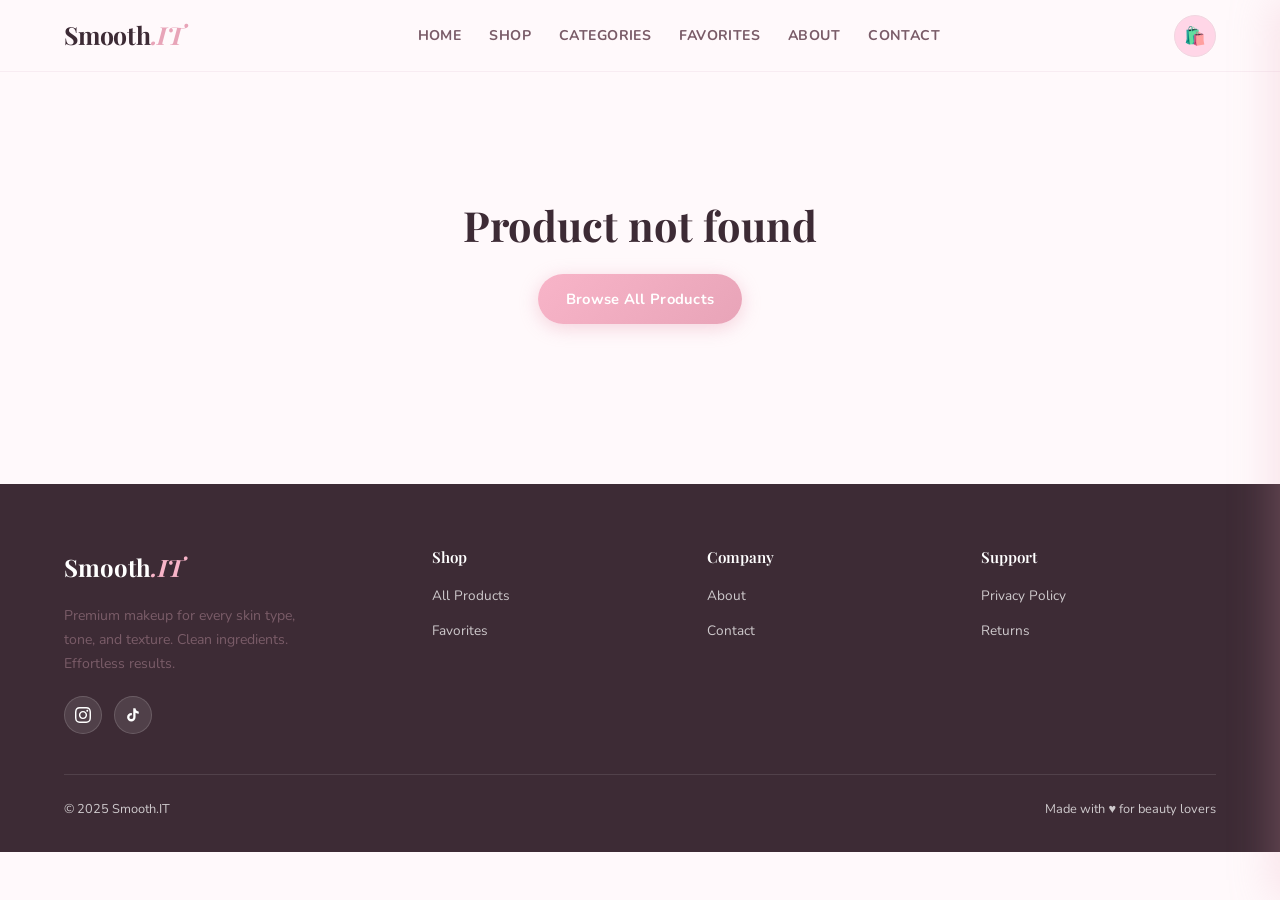
<file: product.html>
<!DOCTYPE html>
<html lang="en">
<head>
  <meta charset="UTF-8" />
  <meta name="viewport" content="width=device-width, initial-scale=1.0" />
  <title>Product — Smooth.IT</title>
  <link rel="stylesheet" href="styles.css" />
  <style>
    .pd-section { padding: var(--sp-12) 0 var(--sp-20); }

    /* Product grid layout */
    .pd-grid {
      display: grid;
      grid-template-columns: 1fr 1fr;
      gap: 64px;
      align-items: start;
      margin-bottom: var(--sp-16);
    }

    /* Visuals column */
    .pd-visuals { position: sticky; top: calc(var(--nav-h) + 24px); }
    .product-visual--lg {
      border-radius: var(--radius-xl);
      cursor: zoom-in;
      transition: transform var(--trans-md);
    }
    .product-visual--lg:hover { transform: scale(1.01); }

    .pd-thumb-row {
      display: flex; gap: 12px; margin-top: 14px;
    }
    .pd-thumb {
      width: 80px; height: 80px;
      border-radius: var(--radius);
      cursor: pointer; flex-shrink: 0;
      border: 2.5px solid transparent;
      transition: all var(--trans);
      position: relative; overflow: hidden;
    }
    .pd-thumb.active { border-color: var(--pink-deep); box-shadow: 0 0 0 3px rgba(232,164,184,0.3); }
    .pd-thumb:hover  { border-color: var(--pink); }

    /* Info column */
    .pd-tags { display: flex; gap: 8px; flex-wrap: wrap; margin-bottom: 14px; }
    .pd-name { font-size: clamp(1.8rem, 4vw, 2.8rem); margin-bottom: 4px; line-height: 1.15; }
    .pd-price {
      font-size: 2rem; font-weight: 800;
      color: var(--pink-deep); margin-bottom: 16px;
      font-family: var(--font-head);
    }
    .pd-short { font-size: 1.02rem; color: var(--text-sec); line-height: 1.75; margin-bottom: 24px; }
    .pd-label { font-size: 0.85rem; font-weight: 700; color: var(--text); margin-bottom: 10px; }
    .pd-label strong { color: var(--pink-deep); }

    /* Shade swatches */
    .pd-shades { margin-bottom: 24px; }
    .shade-swatches { display: flex; gap: 10px; flex-wrap: wrap; }
    .swatch {
      width: 34px; height: 34px; border-radius: 50%;
      cursor: pointer; border: 3px solid transparent;
      transition: all var(--trans); position: relative;
      box-shadow: 0 2px 8px rgba(0,0,0,0.15);
    }
    .swatch:hover  { transform: scale(1.15); }
    .swatch.active {
      border-color: var(--pink-deep);
      box-shadow: 0 0 0 3px rgba(232,164,184,0.4), 0 2px 8px rgba(0,0,0,0.15);
      transform: scale(1.15);
    }

    /* Actions */
    .pd-actions {
      display: flex; gap: 12px; margin-bottom: 28px;
      flex-wrap: wrap;
    }
    .pd-actions .btn { flex: 1; min-width: 140px; }

    /* Benefits */
    .pd-benefits {
      background: var(--bg-section);
      border-radius: var(--radius-lg);
      padding: 20px 24px;
      display: flex; flex-direction: column; gap: 10px;
      border: 1px solid var(--border-lt);
    }
    .pd-benefits li {
      display: flex; align-items: flex-start; gap: 10px;
      font-size: 0.9rem; color: var(--text-sec);
    }
    .benefit-dot { color: var(--pink-deep); font-size: 0.75rem; flex-shrink: 0; margin-top: 3px; }

    /* Tabs */
    .pd-tabs { margin-bottom: var(--sp-16); }
    .tab-btns {
      display: flex; gap: 0;
      border-bottom: 2px solid var(--border);
      margin-bottom: 24px;
    }
    .tab-btn {
      padding: 12px 24px;
      font-weight: 700; font-size: 0.9rem;
      color: var(--muted);
      border-bottom: 2px solid transparent;
      margin-bottom: -2px;
      transition: all var(--trans);
      cursor: pointer;
      background: none; border-top: none; border-left: none; border-right: none;
    }
    .tab-btn:hover  { color: var(--text); }
    .tab-btn.active { color: var(--pink-deep); border-bottom-color: var(--pink-deep); }
    .tab-panel      { display: none; }
    .tab-panel.active { display: block; }

    .pd-long-desc { font-size: 1rem; line-height: 1.85; color: var(--text-sec); }

    /* Reviews */
    .reviews-grid { display: grid; grid-template-columns: repeat(auto-fill, minmax(280px, 1fr)); gap: 20px; }
    .review-card {
      background: var(--bg-section);
      border-radius: var(--radius-lg);
      padding: 20px 22px;
      border: 1px solid var(--border-lt);
    }
    .review-header { display: flex; align-items: center; gap: 12px; margin-bottom: 12px; }
    .review-avatar {
      width: 38px; height: 38px; border-radius: 50%;
      background: linear-gradient(135deg, var(--pink), var(--pink-deep));
      color: var(--white); font-weight: 800; font-size: 0.9rem;
      display: flex; align-items: center; justify-content: center;
      flex-shrink: 0;
    }
    .review-author { font-weight: 700; font-size: 0.88rem; }
    .review-text   { font-size: 0.9rem; color: var(--text-sec); line-height: 1.7; }

    /* Related */
    .related-section { padding-top: var(--sp-12); border-top: 1px solid var(--border-lt); }
    .related-grid { grid-template-columns: repeat(3, 1fr); }

    @media (max-width: 900px) {
      .pd-grid { grid-template-columns: 1fr; gap: 40px; }
      .pd-visuals { position: static; }
      .related-grid { grid-template-columns: repeat(2, 1fr); }
    }
    @media (max-width: 520px) {
      .pd-actions { flex-direction: column; }
      .pd-actions .btn { min-width: 100%; }
      .related-grid { grid-template-columns: 1fr; }
      .pd-thumb-row { gap: 8px; }
      .pd-thumb { width: 64px; height: 64px; }
    }
  </style>
</head>
<body>

<nav class="navbar" id="navbar">
  <div class="container">
    <a href="index.html" class="navbar-logo">Smooth<em>.IT</em></a>
    <ul class="navbar-links" id="navbar-links">
      <li><a href="index.html">Home</a></li>
      <li><a href="shop.html">Shop</a></li>
      <li><a href="categories.html">Categories</a></li>
      <li><a href="favorites.html">Favorites</a></li>
      <li><a href="about.html">About</a></li>
      <li><a href="contact.html">Contact</a></li>
    </ul>
    <div class="navbar-right">
      <button class="cart-icon" id="cart-icon" aria-label="Shopping bag">
        🛍️<span class="cart-badge" id="cart-badge">0</span>
      </button>
      <button class="nav-toggle" id="nav-toggle" aria-label="Menu">
        <span></span><span></span><span></span>
      </button>
    </div>
  </div>
</nav>

<main class="pd-section">
  <div id="product-root"></div>
</main>

<footer class="site-footer">
  <div class="container">
    <div class="footer-grid">
      <div class="footer-brand">
        <div class="logo">Smooth<em>.IT</em></div>
        <p>Premium makeup for every skin type, tone, and texture. Clean ingredients. Effortless results.</p>
        <div class="footer-socials">
          <a href="#" class="social-btn" title="Instagram">
            <svg width="16" height="16" viewBox="0 0 24 24" fill="currentColor"><path d="M12 2.163c3.204 0 3.584.012 4.85.07 3.252.148 4.771 1.691 4.919 4.919.058 1.265.069 1.645.069 4.849 0 3.205-.012 3.584-.069 4.849-.149 3.225-1.664 4.771-4.919 4.919-1.266.058-1.644.07-4.85.07-3.204 0-3.584-.012-4.849-.07-3.26-.149-4.771-1.699-4.919-4.92-.058-1.265-.07-1.644-.07-4.849 0-3.204.013-3.583.07-4.849.149-3.227 1.664-4.771 4.919-4.919 1.266-.057 1.645-.069 4.849-.069zm0-2.163c-3.259 0-3.667.014-4.947.072-4.358.2-6.78 2.618-6.98 6.98-.059 1.281-.073 1.689-.073 4.948 0 3.259.014 3.668.072 4.948.2 4.358 2.618 6.78 6.98 6.98 1.281.058 1.689.072 4.948.072 3.259 0 3.668-.014 4.948-.072 4.354-.2 6.782-2.618 6.979-6.98.059-1.28.073-1.689.073-4.948 0-3.259-.014-3.667-.072-4.947-.196-4.354-2.617-6.78-6.979-6.98-1.281-.059-1.69-.073-4.949-.073zm0 5.838c-3.403 0-6.162 2.759-6.162 6.162s2.759 6.163 6.162 6.163 6.162-2.759 6.162-6.163c0-3.403-2.759-6.162-6.162-6.162zm0 10.162c-2.209 0-4-1.79-4-4 0-2.209 1.791-4 4-4s4 1.791 4 4c0 2.21-1.791 4-4 4zm6.406-11.845c-.796 0-1.441.645-1.441 1.44s.645 1.44 1.441 1.44c.795 0 1.439-.645 1.439-1.44s-.644-1.44-1.439-1.44z"/></svg>
          </a>
          <a href="#" class="social-btn" title="TikTok">
            <svg width="16" height="16" viewBox="0 0 24 24" fill="currentColor"><path d="M19.59 6.69a4.83 4.83 0 0 1-3.77-4.25V2h-3.45v13.67a2.89 2.89 0 0 1-2.88 2.5 2.89 2.89 0 0 1-2.89-2.89 2.89 2.89 0 0 1 2.89-2.89c.28 0 .54.04.79.1V9.01a6.33 6.33 0 0 0-.79-.05 6.34 6.34 0 0 0-6.34 6.34 6.34 6.34 0 0 0 6.34 6.34 6.34 6.34 0 0 0 6.33-6.34V8.69a8.19 8.19 0 0 0 4.79 1.52V6.75a4.85 4.85 0 0 1-1.02-.06z"/></svg>
          </a>
        </div>
      </div>
      <div class="footer-col"><h4>Shop</h4><ul><li><a href="shop.html">All Products</a></li><li><a href="favorites.html">Favorites</a></li></ul></div>
      <div class="footer-col"><h4>Company</h4><ul><li><a href="about.html">About</a></li><li><a href="contact.html">Contact</a></li></ul></div>
      <div class="footer-col"><h4>Support</h4><ul><li><a href="#">Privacy Policy</a></li><li><a href="#">Returns</a></li></ul></div>
    </div>
    <div class="footer-bottom"><span>© 2025 Smooth.IT</span><span>Made with ♥ for beauty lovers</span></div>
  </div>
</footer>

<div id="cart-overlay" class="cart-overlay"></div>
<aside id="cart-drawer" class="cart-drawer">
  <div class="cart-header"><h2>Your Bag 🛍️</h2><button class="cart-close" id="cart-close">✕</button></div>
  <div id="cart-items" class="cart-items"></div>
  <div class="cart-footer">
    <div class="cart-total">Total <strong id="cart-total-price">$0</strong></div>
    <a href="#" class="btn btn-primary btn-block">Checkout</a>
  </div>
</aside>
<button id="scroll-top" aria-label="Back to top">↑</button>

<script src="products-data.js"></script>
<script src="main.js"></script>
</body>
</html>
</file>
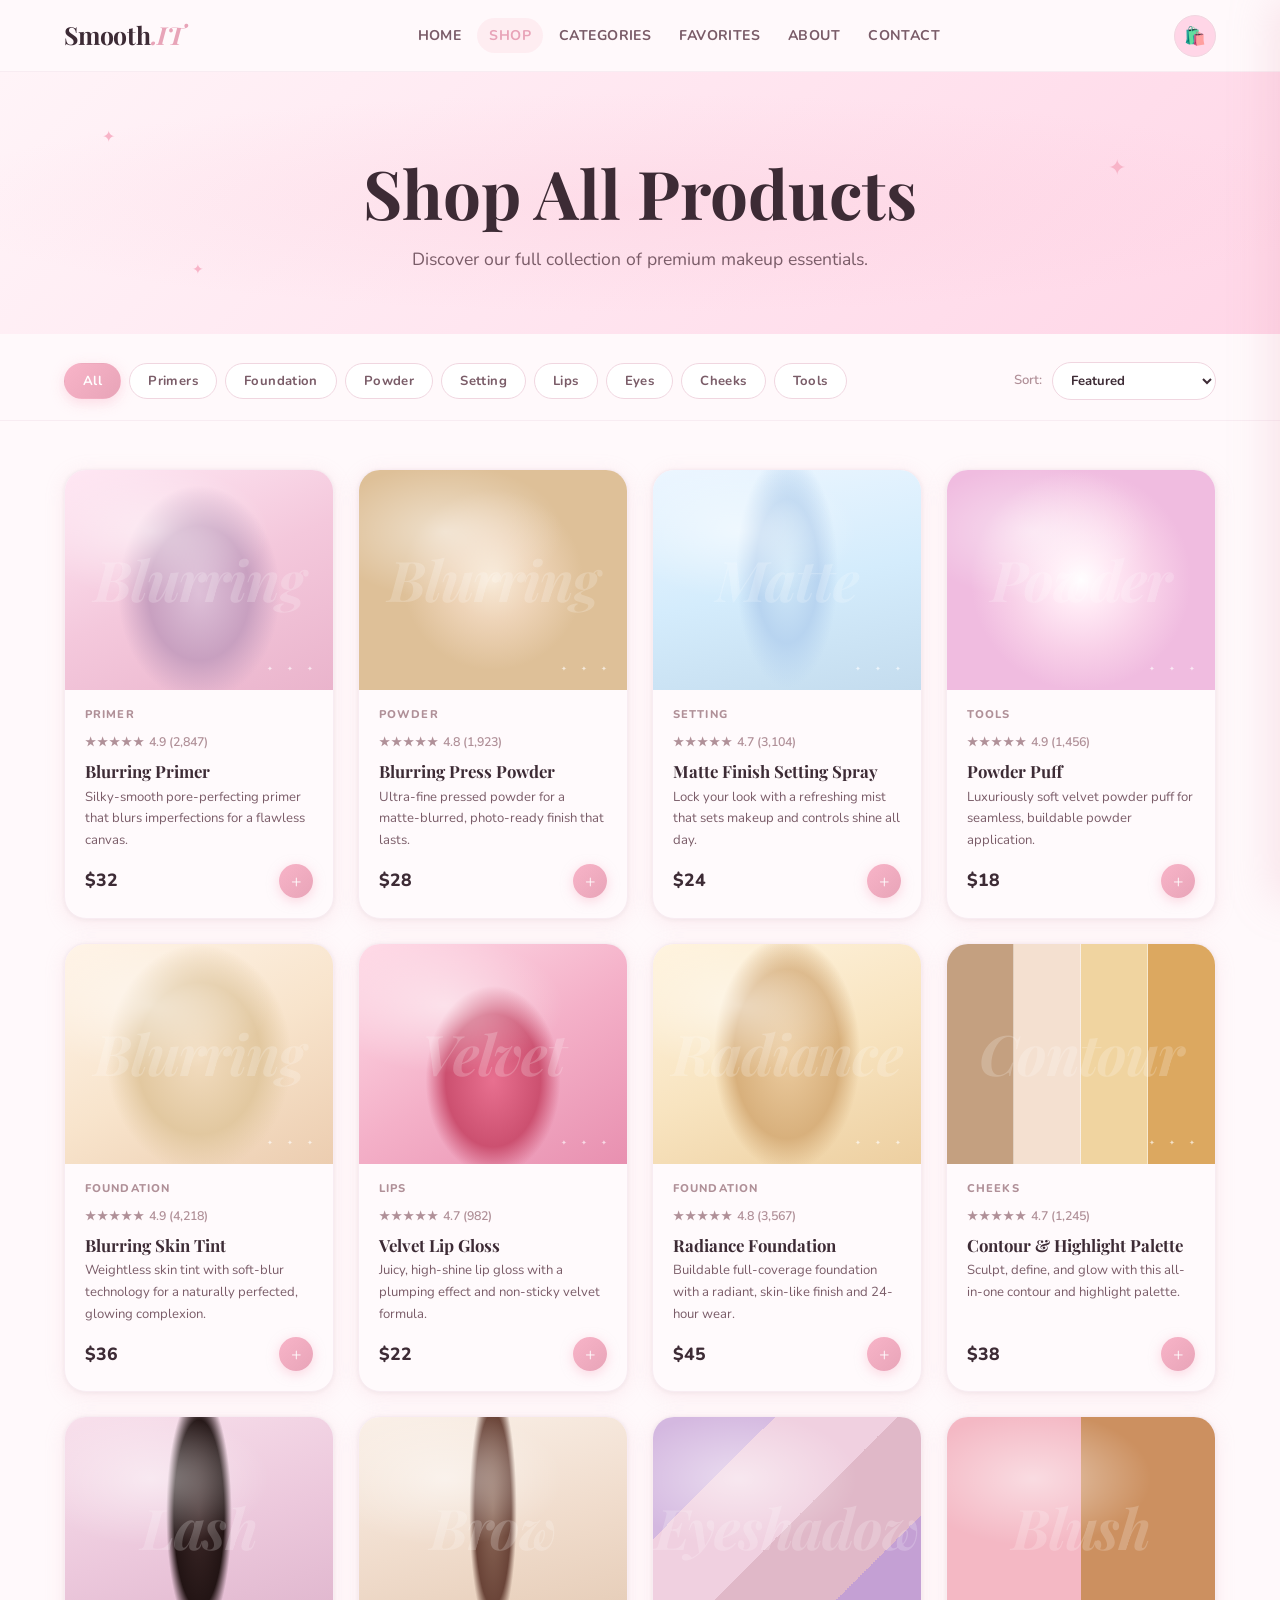
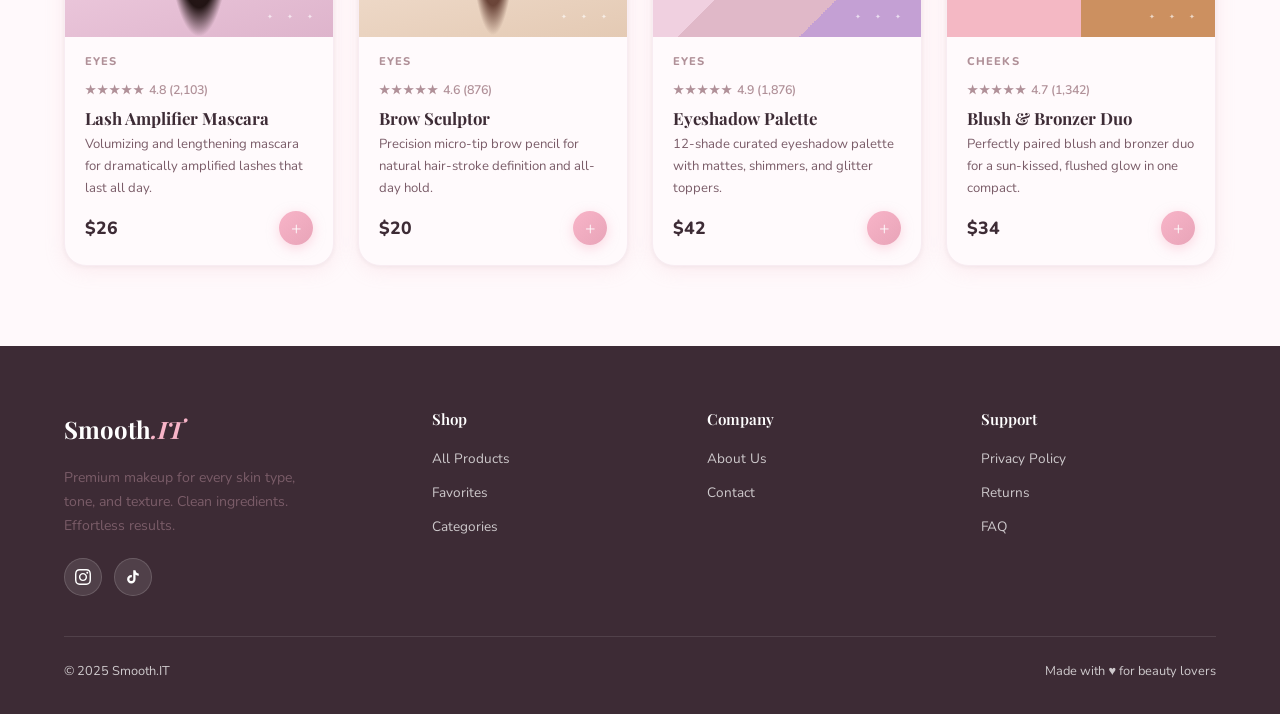
<file: shop.html>
<!DOCTYPE html>
<html lang="en">
<head>
  <meta charset="UTF-8" />
  <meta name="viewport" content="width=device-width, initial-scale=1.0" />
  <title>Shop All Products — Smooth.IT</title>
  <link rel="stylesheet" href="styles.css" />
  <style>
    .shop-hero {
      background: linear-gradient(135deg, var(--bg-section) 0%, var(--pink-light) 100%);
      padding: 80px 0 60px; text-align: center;
      position: relative; overflow: hidden;
    }
    .shop-hero::before {
      content: '';
      position: absolute; inset: 0;
      background: radial-gradient(ellipse 80% 60% at 50% 50%, rgba(248,180,200,0.2) 0%, transparent 70%);
    }
    .shop-hero .sparkle-hero { position: absolute; animation: sparkle-fade 3s infinite; color: var(--pink); pointer-events: none; }
    .sparkle-hero.s1 { top: 20%; left: 8%; font-size: 1rem; }
    .sparkle-hero.s2 { top: 30%; right: 12%; font-size: 1.4rem; animation-delay: 1s; }
    .sparkle-hero.s3 { bottom: 20%; left: 15%; font-size: 0.9rem; animation-delay: 1.7s; }
    @keyframes sparkle-fade { 0%,100%{opacity:0.3;transform:scale(1)} 50%{opacity:1;transform:scale(1.2)} }
    .shop-hero h1 { position: relative; z-index: 2; margin-bottom: 12px; }
    .shop-hero p  { position: relative; z-index: 2; color: var(--text-sec); font-size: 1.1rem; }

    .shop-controls {
      padding: 28px 0 0;
      position: sticky; top: var(--nav-h); z-index: 100;
      background: rgba(255,249,251,0.95);
      backdrop-filter: blur(16px);
      border-bottom: 1px solid var(--border-lt);
    }
    .controls-inner {
      display: flex; align-items: center;
      justify-content: space-between; gap: 16px;
      flex-wrap: wrap; padding-bottom: 20px;
    }
    .filter-bar {
      display: flex; align-items: center;
      gap: 8px; flex-wrap: wrap; flex: 1;
    }
    .filter-btn {
      padding: 8px 18px;
      border-radius: var(--radius-pill);
      border: 1.5px solid var(--border);
      background: var(--white);
      color: var(--text-sec);
      font-size: 0.82rem; font-weight: 700;
      letter-spacing: 0.03em;
      transition: all var(--trans);
      cursor: pointer;
      white-space: nowrap;
    }
    .filter-btn:hover { border-color: var(--pink); color: var(--pink-deep); background: var(--pink-light); }
    .filter-btn.active {
      background: linear-gradient(135deg, var(--pink), var(--pink-deep));
      border-color: transparent; color: var(--white);
      box-shadow: 0 4px 14px rgba(248,180,200,0.45);
    }
    .sort-wrap { display: flex; align-items: center; gap: 10px; }
    .sort-wrap label { font-size: 0.82rem; color: var(--muted); font-weight: 600; white-space: nowrap; }
    #sort-select {
      padding: 8px 14px;
      border: 1.5px solid var(--border);
      border-radius: var(--radius-pill);
      background: var(--white);
      font-family: var(--font-body);
      font-size: 0.82rem; font-weight: 700;
      color: var(--text);
      cursor: pointer;
      transition: border-color var(--trans);
    }
    #sort-select:focus { outline: none; border-color: var(--pink-deep); }

    .shop-main { padding: var(--sp-12) 0 var(--sp-20); }
    #product-grid {
      display: grid;
      grid-template-columns: repeat(4, 1fr);
      gap: 24px;
    }
    .product-count { font-size: 0.85rem; color: var(--muted); font-weight: 600; margin-bottom: 20px; }

    @media (max-width: 1100px) { #product-grid { grid-template-columns: repeat(3, 1fr); } }
    @media (max-width: 900px)  { #product-grid { grid-template-columns: repeat(2, 1fr); } }
    @media (max-width: 768px)  {
      .controls-inner { flex-direction: column; align-items: flex-start; }
      .filter-bar { overflow-x: auto; flex-wrap: nowrap; padding-bottom: 4px; }
    }
    @media (max-width: 480px)  { #product-grid { grid-template-columns: 1fr; } }
  </style>
</head>
<body>

<nav class="navbar" id="navbar">
  <div class="container">
    <a href="index.html" class="navbar-logo">Smooth<em>.IT</em></a>
    <ul class="navbar-links" id="navbar-links">
      <li><a href="index.html">Home</a></li>
      <li><a href="shop.html">Shop</a></li>
      <li><a href="categories.html">Categories</a></li>
      <li><a href="favorites.html">Favorites</a></li>
      <li><a href="about.html">About</a></li>
      <li><a href="contact.html">Contact</a></li>
    </ul>
    <div class="navbar-right">
      <button class="cart-icon" id="cart-icon" aria-label="Shopping bag">
        🛍️<span class="cart-badge" id="cart-badge">0</span>
      </button>
      <button class="nav-toggle" id="nav-toggle" aria-label="Menu">
        <span></span><span></span><span></span>
      </button>
    </div>
  </div>
</nav>

<section class="shop-hero">
  <span class="sparkle-hero s1">✦</span>
  <span class="sparkle-hero s2">✦</span>
  <span class="sparkle-hero s3">✦</span>
  <div class="container">
    <h1>Shop All Products</h1>
    <p>Discover our full collection of premium makeup essentials.</p>
  </div>
</section>

<div class="shop-controls">
  <div class="container">
    <div class="controls-inner">
      <div class="filter-bar">
        <button class="filter-btn" data-filter="all">All</button>
        <button class="filter-btn" data-filter="primer">Primers</button>
        <button class="filter-btn" data-filter="foundation">Foundation</button>
        <button class="filter-btn" data-filter="powder">Powder</button>
        <button class="filter-btn" data-filter="setting">Setting</button>
        <button class="filter-btn" data-filter="lips">Lips</button>
        <button class="filter-btn" data-filter="eyes">Eyes</button>
        <button class="filter-btn" data-filter="cheeks">Cheeks</button>
        <button class="filter-btn" data-filter="tools">Tools</button>
      </div>
      <div class="sort-wrap">
        <label for="sort-select">Sort:</label>
        <select id="sort-select">
          <option value="featured">Featured</option>
          <option value="price-asc">Price: Low → High</option>
          <option value="price-desc">Price: High → Low</option>
          <option value="rating">Top Rated</option>
        </select>
      </div>
    </div>
  </div>
</div>

<main class="shop-main" id="shop-root">
  <div class="container">
    <div id="product-grid"></div>
  </div>
</main>

<footer class="site-footer">
  <div class="container">
    <div class="footer-grid">
      <div class="footer-brand">
        <div class="logo">Smooth<em>.IT</em></div>
        <p>Premium makeup for every skin type, tone, and texture. Clean ingredients. Effortless results.</p>
        <div class="footer-socials">
          <a href="#" class="social-btn" title="Instagram">
            <svg width="16" height="16" viewBox="0 0 24 24" fill="currentColor"><path d="M12 2.163c3.204 0 3.584.012 4.85.07 3.252.148 4.771 1.691 4.919 4.919.058 1.265.069 1.645.069 4.849 0 3.205-.012 3.584-.069 4.849-.149 3.225-1.664 4.771-4.919 4.919-1.266.058-1.644.07-4.85.07-3.204 0-3.584-.012-4.849-.07-3.26-.149-4.771-1.699-4.919-4.92-.058-1.265-.07-1.644-.07-4.849 0-3.204.013-3.583.07-4.849.149-3.227 1.664-4.771 4.919-4.919 1.266-.057 1.645-.069 4.849-.069zm0-2.163c-3.259 0-3.667.014-4.947.072-4.358.2-6.78 2.618-6.98 6.98-.059 1.281-.073 1.689-.073 4.948 0 3.259.014 3.668.072 4.948.2 4.358 2.618 6.78 6.98 6.98 1.281.058 1.689.072 4.948.072 3.259 0 3.668-.014 4.948-.072 4.354-.2 6.782-2.618 6.979-6.98.059-1.28.073-1.689.073-4.948 0-3.259-.014-3.667-.072-4.947-.196-4.354-2.617-6.78-6.979-6.98-1.281-.059-1.69-.073-4.949-.073zm0 5.838c-3.403 0-6.162 2.759-6.162 6.162s2.759 6.163 6.162 6.163 6.162-2.759 6.162-6.163c0-3.403-2.759-6.162-6.162-6.162zm0 10.162c-2.209 0-4-1.79-4-4 0-2.209 1.791-4 4-4s4 1.791 4 4c0 2.21-1.791 4-4 4zm6.406-11.845c-.796 0-1.441.645-1.441 1.44s.645 1.44 1.441 1.44c.795 0 1.439-.645 1.439-1.44s-.644-1.44-1.439-1.44z"/></svg>
          </a>
          <a href="#" class="social-btn" title="TikTok">
            <svg width="16" height="16" viewBox="0 0 24 24" fill="currentColor"><path d="M19.59 6.69a4.83 4.83 0 0 1-3.77-4.25V2h-3.45v13.67a2.89 2.89 0 0 1-2.88 2.5 2.89 2.89 0 0 1-2.89-2.89 2.89 2.89 0 0 1 2.89-2.89c.28 0 .54.04.79.1V9.01a6.33 6.33 0 0 0-.79-.05 6.34 6.34 0 0 0-6.34 6.34 6.34 6.34 0 0 0 6.34 6.34 6.34 6.34 0 0 0 6.33-6.34V8.69a8.19 8.19 0 0 0 4.79 1.52V6.75a4.85 4.85 0 0 1-1.02-.06z"/></svg>
          </a>
        </div>
      </div>
      <div class="footer-col"><h4>Shop</h4><ul><li><a href="shop.html">All Products</a></li><li><a href="favorites.html">Favorites</a></li><li><a href="categories.html">Categories</a></li></ul></div>
      <div class="footer-col"><h4>Company</h4><ul><li><a href="about.html">About Us</a></li><li><a href="contact.html">Contact</a></li></ul></div>
      <div class="footer-col"><h4>Support</h4><ul><li><a href="#">Privacy Policy</a></li><li><a href="#">Returns</a></li><li><a href="#">FAQ</a></li></ul></div>
    </div>
    <div class="footer-bottom"><span>© 2025 Smooth.IT</span><span>Made with ♥ for beauty lovers</span></div>
  </div>
</footer>

<div id="cart-overlay" class="cart-overlay"></div>
<aside id="cart-drawer" class="cart-drawer">
  <div class="cart-header"><h2>Your Bag 🛍️</h2><button class="cart-close" id="cart-close">✕</button></div>
  <div id="cart-items" class="cart-items"></div>
  <div class="cart-footer">
    <div class="cart-total">Total <strong id="cart-total-price">$0</strong></div>
    <a href="#" class="btn btn-primary btn-block">Checkout</a>
  </div>
</aside>
<button id="scroll-top" aria-label="Back to top">↑</button>

<script src="products-data.js"></script>
<script src="main.js"></script>
</body>
</html>
</file>
<file: styles.css>
/* ============================================================
   Smooth.IT — Shared Design System
   ============================================================ */

@import url('https://fonts.googleapis.com/css2?family=Playfair+Display:ital,wght@0,400;0,600;0,700;0,900;1,400;1,600&family=Nunito:wght@300;400;500;600;700;800;900&display=swap');

/* ── CUSTOM PROPERTIES ───────────────────────────────────── */
:root {
  --pink:        #F8B4C8;
  --pink-light:  #FFD6E7;
  --pink-deep:   #E8A4B8;
  --pink-hover:  #E090A8;
  --nude:        #F5E6D8;
  --nude-deep:   #E8D0BC;
  --bg:          #FFF9FB;
  --bg-card:     #FFFAFC;
  --bg-section:  #FFF4F8;
  --border:      #F0D6E0;
  --border-lt:   #F8ECF2;
  --text:        #3D2B35;
  --text-sec:    #7A5C68;
  --muted:       #B09098;
  --gold:        #F2C97F;
  --gold-dim:    rgba(242,201,127,0.25);
  --white:       #FFFFFF;

  --font-head: 'Playfair Display', Georgia, serif;
  --font-body: 'Nunito', 'Segoe UI', sans-serif;

  --sp-1: 4px;  --sp-2: 8px;   --sp-3: 12px;  --sp-4: 16px;
  --sp-5: 20px; --sp-6: 24px;  --sp-8: 32px;  --sp-10: 40px;
  --sp-12: 48px; --sp-16: 64px; --sp-20: 80px;

  --radius-sm:   8px;
  --radius:      14px;
  --radius-lg:   22px;
  --radius-xl:   32px;
  --radius-pill: 999px;

  --trans:    0.18s ease;
  --trans-md: 0.30s cubic-bezier(0.4, 0, 0.2, 1);
  --trans-lg: 0.50s cubic-bezier(0.4, 0, 0.2, 1);

  --shadow-sm:   0 2px 8px rgba(232,164,184,0.15);
  --shadow-card: 0 4px 20px rgba(232,164,184,0.18), 0 1px 4px rgba(61,43,53,0.06);
  --shadow-card-h: 0 12px 40px rgba(232,164,184,0.38), 0 2px 8px rgba(61,43,53,0.10);
  --shadow-pink: 0 8px 30px rgba(248,180,200,0.50);
  --shadow-btn:  0 4px 18px rgba(232,164,184,0.45);
  --shadow-btn-h: 0 8px 30px rgba(232,164,184,0.70);

  --nav-h: 72px;
}

/* ── RESET ───────────────────────────────────────────────── */
*, *::before, *::after {
  margin: 0; padding: 0;
  box-sizing: border-box;
}
html { scroll-behavior: smooth; font-size: 16px; }
body {
  font-family: var(--font-body);
  background: var(--bg);
  color: var(--text);
  line-height: 1.65;
  overflow-x: hidden;
  -webkit-font-smoothing: antialiased;
  -moz-osx-font-smoothing: grayscale;
}
img { display: block; max-width: 100%; }
a { color: inherit; text-decoration: none; }
ul { list-style: none; }
button { cursor: pointer; border: none; background: none; font-family: var(--font-body); }
input, textarea, select { font-family: var(--font-body); }

/* ── SCROLLBAR ───────────────────────────────────────────── */
::-webkit-scrollbar { width: 6px; }
::-webkit-scrollbar-track { background: var(--bg); }
::-webkit-scrollbar-thumb { background: var(--pink); border-radius: var(--radius-pill); }
::-webkit-scrollbar-thumb:hover { background: var(--pink-deep); }

/* ── TYPOGRAPHY ──────────────────────────────────────────── */
h1, h2, h3, h4 { font-family: var(--font-head); line-height: 1.2; color: var(--text); }
h1 { font-size: clamp(2.4rem, 6vw, 4.2rem); }
h2 { font-size: clamp(1.8rem, 4vw, 2.6rem); }
h3 { font-size: clamp(1.2rem, 2.5vw, 1.5rem); }
h4 { font-size: 1.1rem; }
p  { color: var(--text-sec); }

/* ── LAYOUT UTILITIES ────────────────────────────────────── */
.container { max-width: 1200px; margin: 0 auto; padding: 0 var(--sp-6); }
.section    { padding: var(--sp-20) 0; }
.section-sm { padding: var(--sp-12) 0; }
.grid-2 { display: grid; grid-template-columns: 1fr 1fr; gap: var(--sp-8); }
.grid-3 { display: grid; grid-template-columns: repeat(3, 1fr); gap: var(--sp-6); }
.grid-4 { display: grid; grid-template-columns: repeat(4, 1fr); gap: var(--sp-6); }
.flex    { display: flex; align-items: center; }
.flex-center { display: flex; align-items: center; justify-content: center; }
.flex-between { display: flex; align-items: center; justify-content: space-between; }
.text-center { text-align: center; }
.gap-2 { gap: var(--sp-2); }
.gap-3 { gap: var(--sp-3); }
.gap-4 { gap: var(--sp-4); }

/* ── SECTION HEADER ──────────────────────────────────────── */
.sec-head { text-align: center; margin-bottom: var(--sp-12); }
.sec-head .badge {
  display: inline-block;
  background: var(--gold-dim);
  color: var(--text-sec);
  font-size: 0.72rem;
  font-weight: 700;
  letter-spacing: 0.12em;
  text-transform: uppercase;
  padding: var(--sp-1) var(--sp-3);
  border-radius: var(--radius-pill);
  margin-bottom: var(--sp-3);
}
.sec-head h2 { margin-bottom: var(--sp-2); }
.sec-head p { color: var(--text-sec); font-size: 1.05rem; max-width: 520px; margin: 0 auto; }
.sec-head .line {
  width: 56px; height: 3px;
  background: linear-gradient(90deg, var(--pink), var(--pink-deep));
  border-radius: var(--radius-pill);
  margin: var(--sp-4) auto 0;
}

/* ── BUTTONS ─────────────────────────────────────────────── */
.btn {
  display: inline-flex; align-items: center; justify-content: center; gap: var(--sp-2);
  font-family: var(--font-body); font-weight: 700; font-size: 0.92rem;
  letter-spacing: 0.02em; border-radius: var(--radius-pill);
  padding: 13px 28px; transition: all var(--trans-md);
  white-space: nowrap; position: relative; overflow: hidden;
}
/* Shimmer effect */
.btn::before {
  content: '';
  position: absolute; top: 0; left: -100%;
  width: 60%; height: 100%;
  background: linear-gradient(90deg, transparent, rgba(255,255,255,0.3), transparent);
  transition: left 0.5s ease;
}
.btn:hover::before { left: 140%; }

.btn-primary {
  background: linear-gradient(135deg, var(--pink) 0%, var(--pink-deep) 100%);
  color: var(--white);
  box-shadow: var(--shadow-btn);
}
.btn-primary:hover {
  transform: translateY(-2px);
  box-shadow: var(--shadow-btn-h);
  background: linear-gradient(135deg, var(--pink-deep) 0%, var(--pink-hover) 100%);
}
.btn-primary:active { transform: translateY(0); }

.btn-secondary {
  background: transparent;
  color: var(--pink-deep);
  border: 2px solid var(--pink-deep);
}
.btn-secondary:hover {
  background: var(--pink-light);
  transform: translateY(-2px);
  box-shadow: var(--shadow-sm);
}

.btn-ghost {
  background: rgba(248,180,200,0.12);
  color: var(--text);
  border: 1px solid var(--border);
}
.btn-ghost:hover { background: var(--pink-light); color: var(--pink-deep); }

.btn-dark {
  background: var(--text);
  color: var(--white);
}
.btn-dark:hover {
  background: #5A3A45;
  transform: translateY(-2px);
  box-shadow: 0 8px 24px rgba(61,43,53,0.35);
}

.btn-sm { padding: 9px 20px; font-size: 0.83rem; }
.btn-lg { padding: 16px 36px; font-size: 1rem; }
.btn-block { width: 100%; }
.btn-icon {
  width: 42px; height: 42px;
  border-radius: 50%; padding: 0;
  background: rgba(248,180,200,0.15);
  color: var(--pink-deep);
  border: 1px solid var(--border);
  font-size: 1.1rem;
}
.btn-icon:hover { background: var(--pink-light); transform: scale(1.1); }

/* ── NAVBAR ──────────────────────────────────────────────── */
.navbar {
  position: sticky; top: 0; z-index: 1000;
  height: var(--nav-h);
  background: rgba(255,249,251,0.92);
  backdrop-filter: blur(20px);
  -webkit-backdrop-filter: blur(20px);
  border-bottom: 1px solid var(--border-lt);
  transition: all var(--trans-md);
  display: flex; align-items: center;
}
.navbar.scrolled {
  background: rgba(255,249,251,0.97);
  border-bottom-color: var(--border);
  box-shadow: 0 4px 20px rgba(232,164,184,0.12);
}
.navbar .container {
  display: flex; align-items: center;
  justify-content: space-between;
  width: 100%; max-width: 1200px;
  margin: 0 auto; padding: 0 var(--sp-6);
}
.navbar-logo {
  font-family: var(--font-head);
  font-size: 1.55rem; font-weight: 700;
  color: var(--text); letter-spacing: -0.01em;
  transition: opacity var(--trans);
}
.navbar-logo em {
  font-style: italic; color: var(--pink-deep);
}
.navbar-logo:hover { opacity: 0.8; }

.navbar-links {
  display: flex; align-items: center; gap: var(--sp-1);
}
.navbar-links a {
  font-size: 0.88rem; font-weight: 700;
  letter-spacing: 0.03em; color: var(--text-sec);
  padding: var(--sp-2) var(--sp-3);
  border-radius: var(--radius-pill);
  transition: all var(--trans);
  text-transform: uppercase;
}
.navbar-links a:hover { color: var(--pink-deep); background: rgba(248,180,200,0.12); }
.navbar-links a.active {
  color: var(--pink-deep);
  background: rgba(248,180,200,0.18);
}

.navbar-right { display: flex; align-items: center; gap: var(--sp-3); }
.cart-icon {
  position: relative;
  width: 42px; height: 42px; border-radius: 50%;
  background: var(--pink-light);
  display: flex; align-items: center; justify-content: center;
  font-size: 1.1rem; transition: all var(--trans);
  border: 1px solid var(--border);
}
.cart-icon:hover { background: var(--pink); transform: scale(1.08); }
.cart-badge {
  position: absolute; top: -4px; right: -4px;
  background: var(--pink-deep); color: var(--white);
  font-size: 0.68rem; font-weight: 800;
  width: 18px; height: 18px; border-radius: 50%;
  display: flex; align-items: center; justify-content: center;
  border: 2px solid var(--bg);
  display: none;
}
.cart-badge.visible { display: flex; }

/* Hamburger */
.nav-toggle {
  display: none; flex-direction: column;
  gap: 5px; padding: var(--sp-2); cursor: pointer;
}
.nav-toggle span {
  display: block; width: 22px; height: 2px;
  background: var(--text);
  border-radius: var(--radius-pill);
  transition: all var(--trans-md);
}
.navbar.nav-open .nav-toggle span:nth-child(1) { transform: rotate(45deg) translate(5px,5px); }
.navbar.nav-open .nav-toggle span:nth-child(2) { opacity: 0; transform: scaleX(0); }
.navbar.nav-open .nav-toggle span:nth-child(3) { transform: rotate(-45deg) translate(5px,-5px); }

/* ── PRODUCT VISUAL SYSTEM ───────────────────────────────── */
.product-visual {
  position: relative; width: 100%; height: 220px;
  border-radius: var(--radius) var(--radius) 0 0;
  overflow: hidden;
  display: flex; align-items: center; justify-content: center;
  transition: transform var(--trans-md);
}
.product-visual--lg {
  height: 380px;
  border-radius: var(--radius-lg);
}
.product-visual::before {
  content: '';
  position: absolute; inset: 0;
  background: radial-gradient(ellipse 65% 45% at 32% 28%, rgba(255,255,255,0.50) 0%, transparent 68%);
  z-index: 2; pointer-events: none;
}
.product-visual::after {
  content: '✦  ✦  ✦';
  position: absolute; bottom: 14px; right: 14px;
  font-size: 0.45rem; color: rgba(255,255,255,0.65);
  letter-spacing: 6px; z-index: 3;
  animation: sparkle-fade 3.2s ease-in-out infinite;
}
@keyframes sparkle-fade {
  0%,100% { opacity: 0.4; transform: scale(1); }
  50%      { opacity: 1;   transform: scale(1.2); }
}
.visual-icon {
  position: absolute; z-index: 4;
  font-size: 3.5rem; opacity: 0.25;
  font-family: var(--font-head); font-style: italic;
  color: rgba(255,255,255,0.8);
  letter-spacing: -0.02em; font-weight: 700;
  user-select: none;
}
/* Product Visuals */
.visual-primer {
  background:
    radial-gradient(ellipse 42% 68% at 50% 56%, #DEC0D8 0%, #C8A0C0 45%, transparent 72%),
    linear-gradient(155deg, #FFE8F4 0%, #F4C8DC 50%, #EAB4CC 100%);
}
.visual-press-powder {
  background:
    radial-gradient(circle 90px at 50% 50%, #F8EAD8 0%, #EED4B8 45%, #DEC098 100%),
    linear-gradient(145deg, #FFF4EC 0%, #F5E0C8 100%);
}
.visual-setting-spray {
  background:
    radial-gradient(ellipse 28% 78% at 50% 46%, #D0E8F8 0%, #B8D4F0 42%, transparent 68%),
    linear-gradient(168deg, #ECF6FF 0%, #D4ECFC 52%, #C4DCEE 100%);
}
.visual-powder-puff {
  background:
    radial-gradient(circle 110px at 50% 50%, rgba(255,255,255,0.95) 0%, #FFE8F4 28%, #F8D0E8 65%, #F0BCE0 100%),
    linear-gradient(135deg, #FFF4FC 0%, #FFE4F4 100%);
}
.visual-skin-tint {
  background:
    radial-gradient(ellipse 48% 72% at 50% 52%, #F2DCBF 0%, #E2C8A0 48%, transparent 72%),
    linear-gradient(152deg, #FFF4E8 0%, #F8E4CC 52%, #ECCDB0 100%);
}
.visual-lip-gloss {
  background:
    radial-gradient(ellipse 34% 58% at 50% 62%, #E87090 0%, #CC5070 52%, transparent 74%),
    linear-gradient(148deg, #FFDCE8 0%, #F4B0C8 52%, #E890B0 100%);
}
.visual-foundation {
  background:
    radial-gradient(ellipse 38% 74% at 50% 50%, #ECCCA0 0%, #D8B07C 52%, transparent 72%),
    linear-gradient(158deg, #FFF4E0 0%, #F8E4C0 52%, #EDCFA0 100%);
}
.visual-contour-palette {
  background: linear-gradient(90deg, #C4A080 0% 25%, #F4E0D0 25% 50%, #F0D4A0 50% 75%, #DCA860 75% 100%);
}
.visual-contour-palette::before {
  background:
    linear-gradient(90deg, transparent calc(25% - 1px), rgba(255,255,255,0.5) calc(25% - 1px) 25%, transparent 25%),
    linear-gradient(90deg, transparent calc(50% - 1px), rgba(255,255,255,0.5) calc(50% - 1px) 50%, transparent 50%),
    linear-gradient(90deg, transparent calc(75% - 1px), rgba(255,255,255,0.5) calc(75% - 1px) 75%, transparent 75%);
}
.visual-mascara {
  background:
    radial-gradient(ellipse 18% 82% at 50% 44%, #3C2828 0%, #221414 52%, transparent 68%),
    linear-gradient(162deg, #F8E0EC 0%, #ECC8DC 52%, #DEB4CC 100%);
}
.visual-brow {
  background:
    radial-gradient(ellipse 13% 84% at 50% 42%, #8C6858 0%, #6A4438 52%, transparent 68%),
    linear-gradient(166deg, #FAF0E8 0%, #F0DCCC 52%, #E4CAB4 100%);
}
.visual-eyeshadow {
  background: linear-gradient(135deg, #D4B8E0 0% 25%, #F0D0E0 25% 50%, #E0B8C8 50% 75%, #C4A0D4 75% 100%);
}
.visual-blush-bronzer {
  background: linear-gradient(90deg, #F4B8C4 0% 50%, #CC9060 50% 100%);
}
/* Category visuals */
.cat-primer    { background: linear-gradient(145deg, #F8D0EC 0%, #EAA8CC 100%); }
.cat-powder    { background: linear-gradient(145deg, #FFF0E4 0%, #F0D4B8 100%); }
.cat-setting   { background: linear-gradient(145deg, #E0F0FC 0%, #B8D8F4 100%); }
.cat-tools     { background: linear-gradient(145deg, #FFE8F4 0%, #F4C8E0 100%); }
.cat-foundation{ background: linear-gradient(145deg, #FFF0E0 0%, #F0D4A8 100%); }
.cat-lips      { background: linear-gradient(145deg, #FFD8E4 0%, #F0A8C0 100%); }
.cat-eyes      { background: linear-gradient(145deg, #EAD8F8 0%, #D0B4EC 100%); }
.cat-cheeks    { background: linear-gradient(145deg, #FFE4D8 0%, #F4C0A0 100%); }

/* ── PRODUCT CARD ─────────────────────────────────────────── */
.product-card {
  background: var(--bg-card);
  border-radius: var(--radius-lg);
  border: 1px solid var(--border-lt);
  box-shadow: var(--shadow-card);
  overflow: hidden;
  transition: all var(--trans-md);
  cursor: pointer;
  display: flex; flex-direction: column;
  text-decoration: none; color: var(--text);
}
.product-card:hover {
  transform: translateY(-7px);
  box-shadow: var(--shadow-card-h);
  border-color: var(--pink);
}
.product-card:hover .product-visual { transform: scale(1.04); }
.product-info { padding: var(--sp-4) var(--sp-5) var(--sp-5); flex: 1; display: flex; flex-direction: column; }
.product-cat-tag {
  font-size: 0.7rem; font-weight: 800;
  letter-spacing: 0.1em; text-transform: uppercase;
  color: var(--muted); margin-bottom: var(--sp-2);
}
.product-card h3 { font-size: 1.05rem; margin-bottom: var(--sp-1); line-height: 1.3; }
.product-short { font-size: 0.82rem; color: var(--text-sec); margin-bottom: var(--sp-3); flex: 1; }
.product-footer { display: flex; align-items: center; justify-content: space-between; margin-top: auto; }
.product-price { font-weight: 800; font-size: 1.1rem; color: var(--text); }
.product-stars { color: var(--gold); font-size: 0.75rem; letter-spacing: 1px; }
.product-star-row { display: flex; align-items: center; gap: var(--sp-1); margin-bottom: var(--sp-2); }
.product-star-row span { font-size: 0.78rem; color: var(--muted); font-weight: 600; }

.card-add-btn {
  width: 34px; height: 34px; border-radius: 50%;
  background: linear-gradient(135deg, var(--pink), var(--pink-deep));
  color: var(--white); font-size: 1.1rem; font-weight: 300;
  display: flex; align-items: center; justify-content: center;
  transition: all var(--trans); box-shadow: 0 3px 12px rgba(248,180,200,0.5);
  flex-shrink: 0;
}
.card-add-btn:hover { transform: scale(1.15); box-shadow: 0 5px 18px rgba(248,180,200,0.7); }

/* ── SCROLL REVEAL ───────────────────────────────────────── */
.fi {
  opacity: 0;
  transform: translateY(28px);
  transition: opacity 0.55s ease, transform 0.55s ease;
}
.fi.on { opacity: 1; transform: translateY(0); }
.stagger-1 { transition-delay: 0.05s; }
.stagger-2 { transition-delay: 0.10s; }
.stagger-3 { transition-delay: 0.15s; }
.stagger-4 { transition-delay: 0.20s; }
.stagger-5 { transition-delay: 0.25s; }
.stagger-6 { transition-delay: 0.30s; }

/* ── SPARKLE OVERLAY ─────────────────────────────────────── */
.sparkle-overlay {
  position: absolute; inset: 0; pointer-events: none; z-index: 1;
  background-image:
    radial-gradient(circle 1.5px at 18% 28%, rgba(255,255,255,0.9) 0%, transparent 100%),
    radial-gradient(circle 1px  at 72% 18%, rgba(242,201,127,0.85) 0%, transparent 100%),
    radial-gradient(circle 2px  at 42% 68%, rgba(255,255,255,0.75) 0%, transparent 100%),
    radial-gradient(circle 1px  at 86% 58%, rgba(242,201,127,0.9) 0%, transparent 100%),
    radial-gradient(circle 1.5px at 55% 82%, rgba(255,255,255,0.65) 0%, transparent 100%),
    radial-gradient(circle 1px  at 30% 88%, rgba(242,201,127,0.7) 0%, transparent 100%),
    radial-gradient(circle 2px  at 90% 35%, rgba(255,255,255,0.55) 0%, transparent 100%);
  animation: sparkle-drift 7s ease-in-out infinite alternate;
}
@keyframes sparkle-drift {
  from { opacity: 0.55; transform: translateY(0); }
  to   { opacity: 1;    transform: translateY(-5px); }
}

/* ── CART DRAWER ─────────────────────────────────────────── */
.cart-overlay {
  position: fixed; inset: 0; z-index: 1100;
  background: rgba(61,43,53,0.40);
  opacity: 0; pointer-events: none;
  transition: opacity var(--trans-md);
}
.cart-overlay.open { opacity: 1; pointer-events: all; }

.cart-drawer {
  position: fixed; top: 0; right: 0; z-index: 1200;
  width: min(380px, 100vw); height: 100vh;
  background: var(--bg);
  transform: translateX(100%);
  transition: transform var(--trans-md);
  display: flex; flex-direction: column;
  box-shadow: -8px 0 40px rgba(232,164,184,0.25);
}
.cart-drawer.open { transform: translateX(0); }

.cart-header {
  display: flex; align-items: center; justify-content: space-between;
  padding: var(--sp-5) var(--sp-6);
  border-bottom: 1px solid var(--border);
  background: var(--bg-section);
}
.cart-header h2 { font-size: 1.2rem; font-family: var(--font-head); }
.cart-close {
  width: 34px; height: 34px; border-radius: 50%;
  background: var(--border); color: var(--text-sec);
  font-size: 1rem; display: flex; align-items: center; justify-content: center;
  transition: all var(--trans);
}
.cart-close:hover { background: var(--pink); color: var(--white); }

.cart-items { flex: 1; overflow-y: auto; padding: var(--sp-4) var(--sp-6); }
.cart-item {
  display: flex; align-items: center; gap: var(--sp-3);
  padding: var(--sp-4) 0; border-bottom: 1px solid var(--border-lt);
}
.cart-item-visual {
  width: 60px; height: 60px; border-radius: var(--radius);
  flex-shrink: 0; overflow: hidden;
}
.cart-item-info { flex: 1; min-width: 0; }
.cart-item-name { font-weight: 700; font-size: 0.88rem; white-space: nowrap; overflow: hidden; text-overflow: ellipsis; }
.cart-item-price { font-size: 0.82rem; color: var(--text-sec); margin-top: 2px; }
.cart-qty { display: flex; align-items: center; gap: var(--sp-2); margin-top: var(--sp-2); }
.cart-qty button {
  width: 24px; height: 24px; border-radius: 50%;
  background: var(--pink-light); color: var(--text);
  font-size: 1rem; font-weight: 700;
  display: flex; align-items: center; justify-content: center;
  transition: all var(--trans); line-height: 1;
}
.cart-qty button:hover { background: var(--pink); }
.cart-qty span { font-weight: 700; font-size: 0.9rem; min-width: 18px; text-align: center; }
.cart-remove { color: var(--muted); font-size: 1rem; padding: var(--sp-1); transition: color var(--trans); }
.cart-remove:hover { color: #E05060; }
.cart-empty {
  text-align: center; padding: var(--sp-16) var(--sp-6);
  color: var(--muted);
}
.cart-empty .empty-icon { font-size: 3rem; margin-bottom: var(--sp-4); }
.cart-empty p { font-size: 0.95rem; }

.cart-footer {
  padding: var(--sp-5) var(--sp-6);
  border-top: 1px solid var(--border);
  background: var(--bg-section);
}
.cart-total {
  display: flex; justify-content: space-between;
  font-size: 1rem; font-weight: 700; margin-bottom: var(--sp-4);
}
.cart-total strong { color: var(--pink-deep); font-size: 1.1rem; }

/* ── TOAST ───────────────────────────────────────────────── */
.toast {
  position: fixed; bottom: 36px; left: 50%;
  transform: translateX(-50%) translateY(20px);
  background: var(--text);
  color: var(--white);
  padding: 12px 24px;
  border-radius: var(--radius-pill);
  font-size: 0.88rem; font-weight: 700;
  box-shadow: 0 8px 24px rgba(61,43,53,0.3);
  z-index: 2000; opacity: 0;
  transition: all 0.3s ease;
  pointer-events: none;
  white-space: nowrap;
}
.toast.show {
  opacity: 1; transform: translateX(-50%) translateY(0);
}
.toast .check { color: var(--pink); margin-right: 6px; }

/* ── FOOTER ──────────────────────────────────────────────── */
.site-footer {
  background: var(--text);
  color: rgba(255,255,255,0.75);
  padding: var(--sp-16) 0 var(--sp-8);
}
.footer-grid {
  display: grid;
  grid-template-columns: 1.4fr 1fr 1fr 1fr;
  gap: var(--sp-10);
  padding-bottom: var(--sp-10);
  border-bottom: 1px solid rgba(255,255,255,0.1);
}
.footer-brand .logo {
  font-family: var(--font-head); font-size: 1.5rem; font-weight: 700;
  color: var(--white); margin-bottom: var(--sp-4);
}
.footer-brand .logo em { color: var(--pink); font-style: italic; }
.footer-brand p { font-size: 0.88rem; line-height: 1.7; max-width: 240px; }
.footer-col h4 {
  font-family: var(--font-head); font-size: 0.95rem;
  color: var(--white); margin-bottom: var(--sp-4);
  font-weight: 600;
}
.footer-col ul { display: flex; flex-direction: column; gap: var(--sp-2); }
.footer-col a { font-size: 0.85rem; transition: color var(--trans); }
.footer-col a:hover { color: var(--pink); }
.footer-socials { display: flex; gap: var(--sp-3); margin-top: var(--sp-5); }
.social-btn {
  width: 38px; height: 38px; border-radius: 50%;
  background: rgba(255,255,255,0.1);
  display: flex; align-items: center; justify-content: center;
  color: var(--white); font-size: 1.05rem;
  transition: all var(--trans); border: 1px solid rgba(255,255,255,0.15);
}
.social-btn:hover { background: var(--pink-deep); transform: translateY(-2px); }
.footer-bottom {
  display: flex; align-items: center; justify-content: space-between;
  padding-top: var(--sp-6); font-size: 0.8rem;
}
.footer-bottom a { transition: color var(--trans); }
.footer-bottom a:hover { color: var(--pink); }

/* ── SCROLL TO TOP ───────────────────────────────────────── */
#scroll-top {
  position: fixed; bottom: 32px; right: 28px; z-index: 900;
  width: 44px; height: 44px; border-radius: 50%;
  background: linear-gradient(135deg, var(--pink), var(--pink-deep));
  color: var(--white); font-size: 1.1rem;
  display: flex; align-items: center; justify-content: center;
  box-shadow: var(--shadow-btn);
  opacity: 0; transform: translateY(16px); pointer-events: none;
  transition: all var(--trans-md);
}
#scroll-top.visible { opacity: 1; transform: translateY(0); pointer-events: all; }
#scroll-top:hover { transform: translateY(-3px); box-shadow: var(--shadow-btn-h); }

/* ── BREADCRUMB ──────────────────────────────────────────── */
.breadcrumb {
  display: flex; align-items: center; gap: var(--sp-2);
  font-size: 0.82rem; color: var(--muted);
  margin-bottom: var(--sp-8);
}
.breadcrumb a { transition: color var(--trans); }
.breadcrumb a:hover { color: var(--pink-deep); }
.breadcrumb .sep { color: var(--border); }

/* ── PAGE HERO ───────────────────────────────────────────── */
.page-hero {
  background: linear-gradient(135deg, var(--bg-section) 0%, var(--pink-light) 100%);
  padding: var(--sp-16) 0 var(--sp-12);
  text-align: center; position: relative; overflow: hidden;
}
.page-hero::before {
  content: '';
  position: absolute; inset: 0;
  background: radial-gradient(ellipse 80% 60% at 50% 50%, rgba(248,180,200,0.2) 0%, transparent 70%);
  pointer-events: none;
}
.page-hero h1 { margin-bottom: var(--sp-4); }
.page-hero p  { font-size: 1.1rem; max-width: 520px; margin: 0 auto; }

/* ── TAGS ────────────────────────────────────────────────── */
.tag-pill {
  display: inline-flex; align-items: center;
  padding: 3px 10px; border-radius: var(--radius-pill);
  font-size: 0.7rem; font-weight: 800; letter-spacing: 0.08em; text-transform: uppercase;
}
.tag-pink  { background: rgba(248,180,200,0.2);  color: var(--pink-deep); }
.tag-gold  { background: rgba(242,201,127,0.25); color: #B88020; }
.tag-nude  { background: rgba(245,230,216,0.6);  color: #8A6040; }

/* ── STAR RATING ─────────────────────────────────────────── */
.stars { color: var(--gold); letter-spacing: 1px; }
.rating-row { display: flex; align-items: center; gap: var(--sp-2); font-size: 0.85rem; }
.rating-count { color: var(--muted); font-weight: 600; }

/* ── RESPONSIVE ──────────────────────────────────────────── */
@media (max-width: 1100px) {
  .grid-4 { grid-template-columns: repeat(3, 1fr); }
  .footer-grid { grid-template-columns: 1fr 1fr; gap: var(--sp-8); }
}
@media (max-width: 900px) {
  .grid-4 { grid-template-columns: repeat(2, 1fr); }
  .grid-3 { grid-template-columns: repeat(2, 1fr); }
  .grid-2 { grid-template-columns: 1fr; }
}
@media (max-width: 768px) {
  :root { --nav-h: 64px; }
  .navbar-links {
    position: absolute; top: var(--nav-h); left: 0; right: 0;
    background: rgba(255,249,251,0.98);
    backdrop-filter: blur(20px);
    flex-direction: column; align-items: stretch;
    padding: var(--sp-4) var(--sp-6) var(--sp-6);
    border-bottom: 1px solid var(--border);
    max-height: 0; overflow: hidden;
    transition: max-height var(--trans-md), padding var(--trans-md);
    gap: var(--sp-1);
    box-shadow: 0 12px 30px rgba(232,164,184,0.15);
  }
  .navbar.nav-open .navbar-links { max-height: 360px; }
  .navbar-links a { padding: 12px var(--sp-4); border-radius: var(--radius); }
  .nav-toggle { display: flex; }
  .section { padding: var(--sp-12) 0; }
  .grid-4 { grid-template-columns: repeat(2, 1fr); }
  .footer-grid { grid-template-columns: 1fr 1fr; gap: var(--sp-6); }
  .footer-brand { grid-column: 1 / -1; }
  .footer-bottom { flex-direction: column; gap: var(--sp-3); text-align: center; }
  .page-hero { padding: var(--sp-12) 0 var(--sp-8); }
}
@media (max-width: 520px) {
  .grid-4 { grid-template-columns: 1fr; }
  .grid-3 { grid-template-columns: 1fr; }
  .container { padding: 0 var(--sp-4); }
  .footer-grid { grid-template-columns: 1fr; }
  .btn-lg { padding: 14px 28px; }
}
</file>
